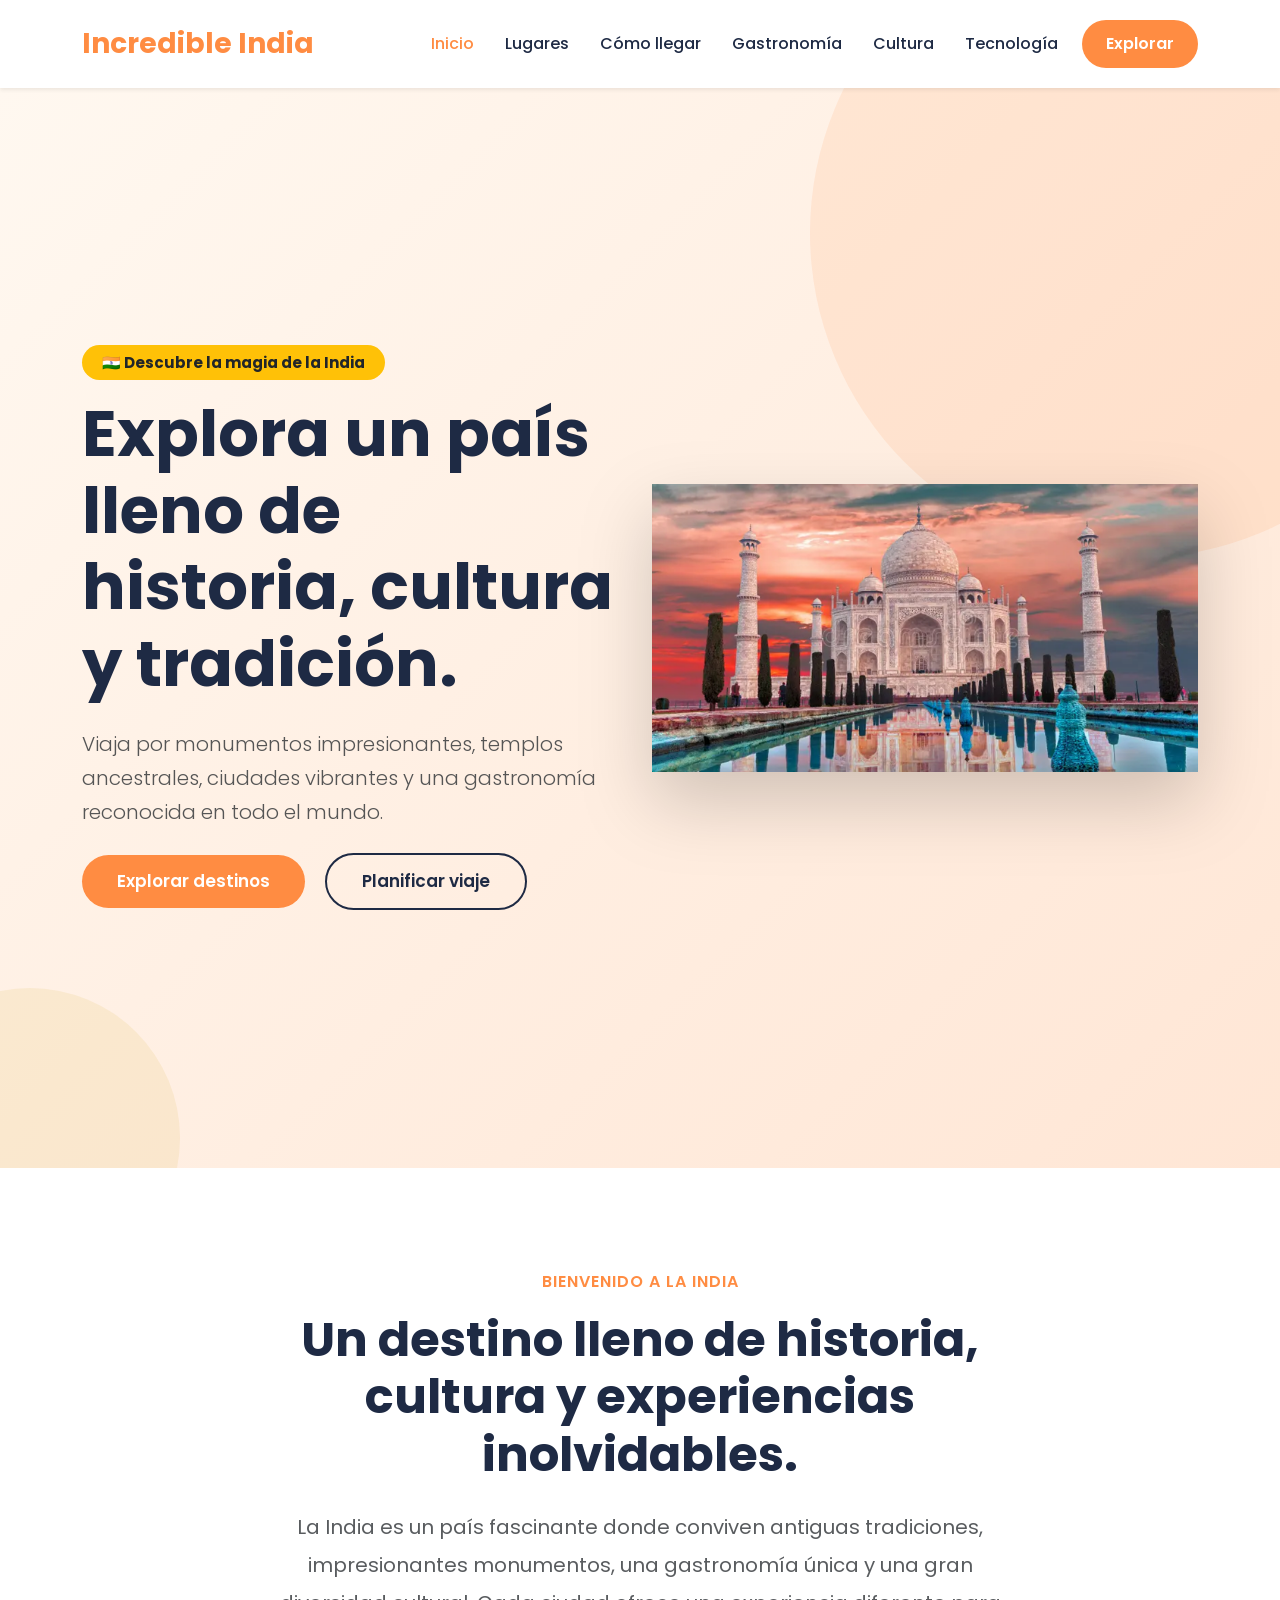
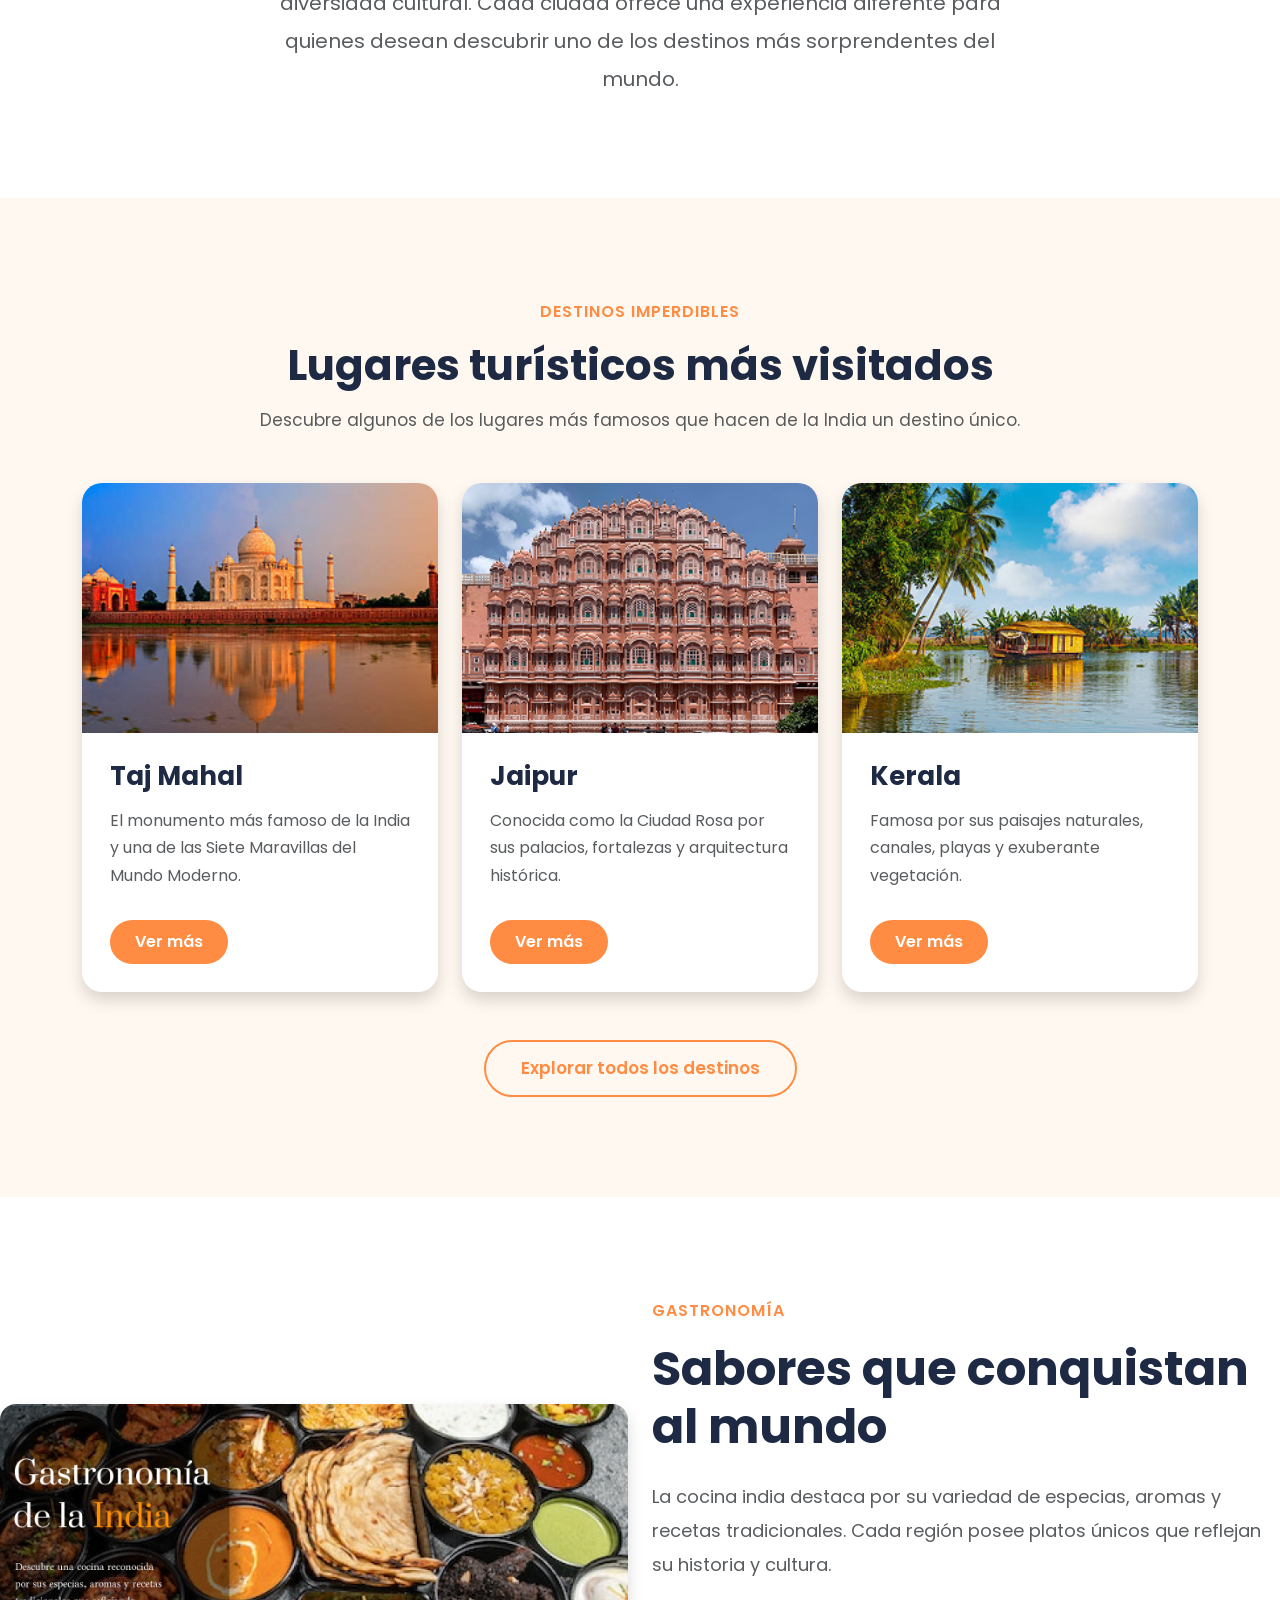
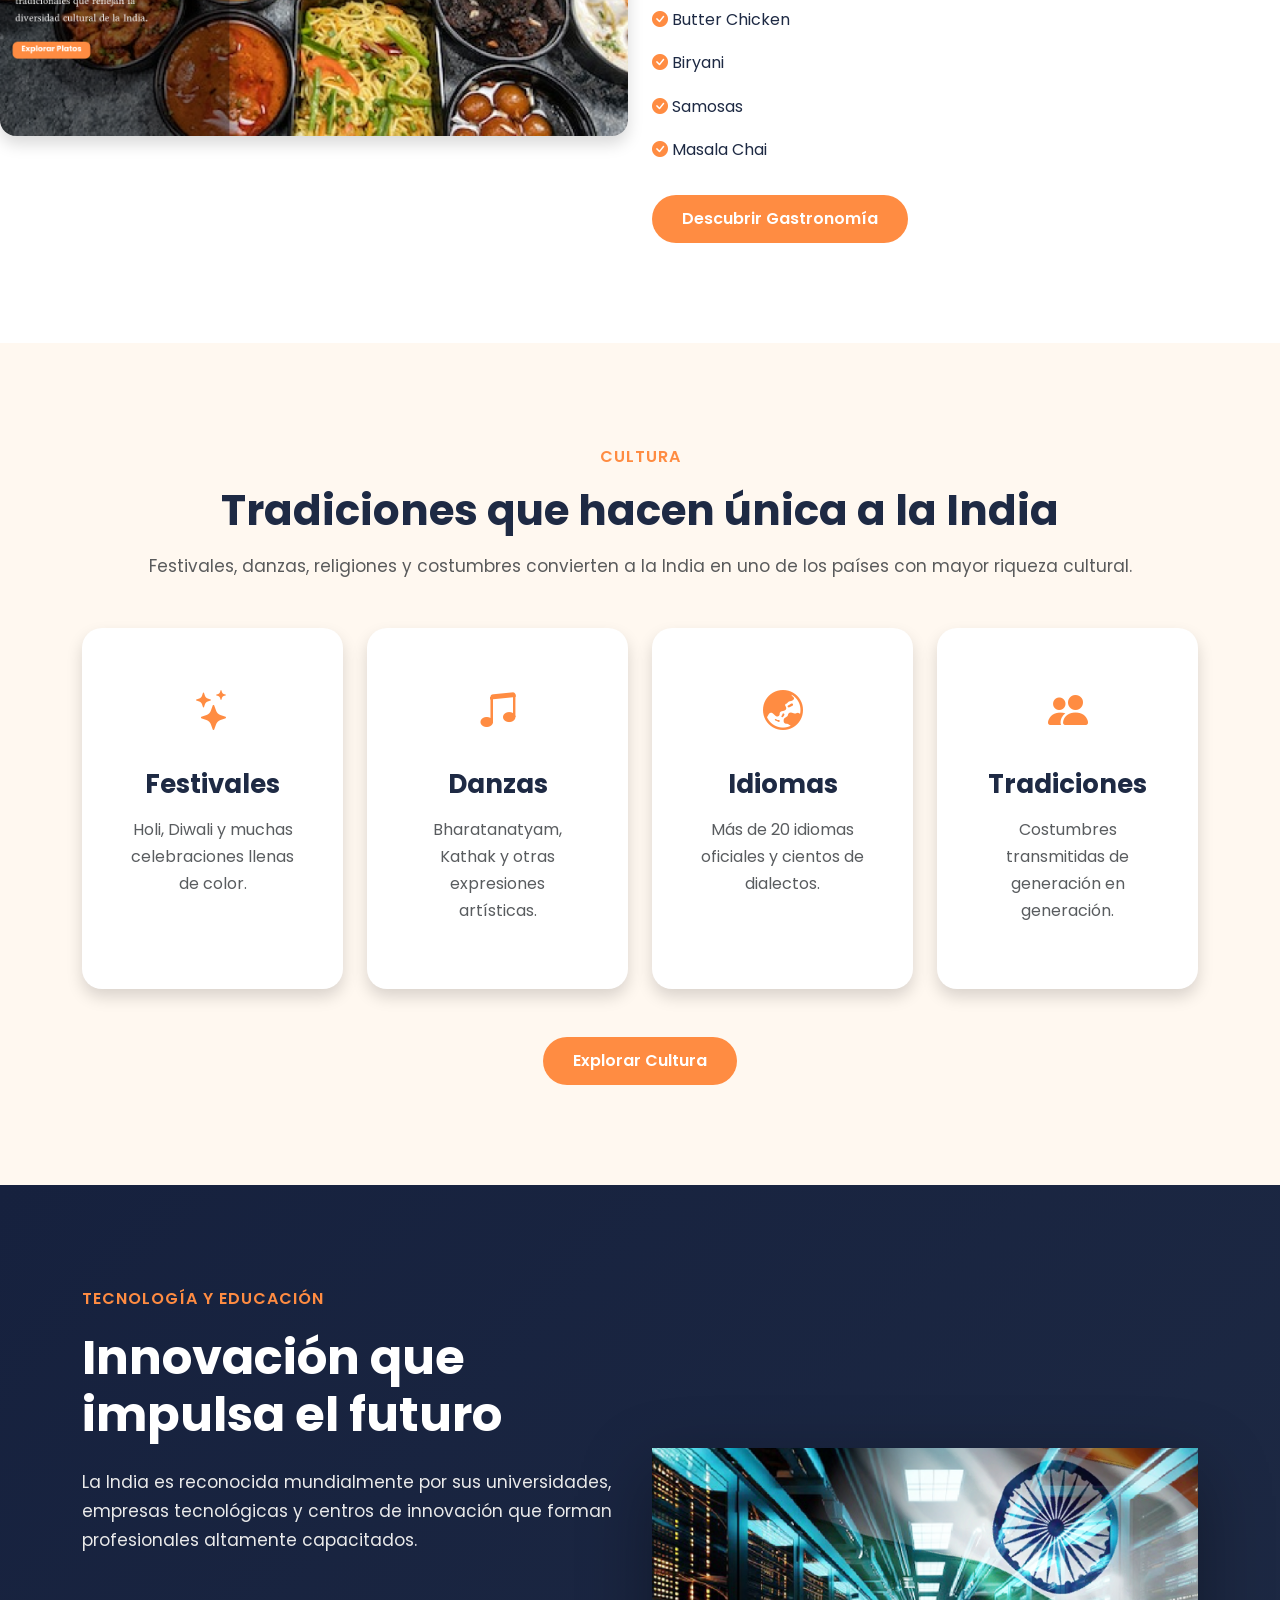
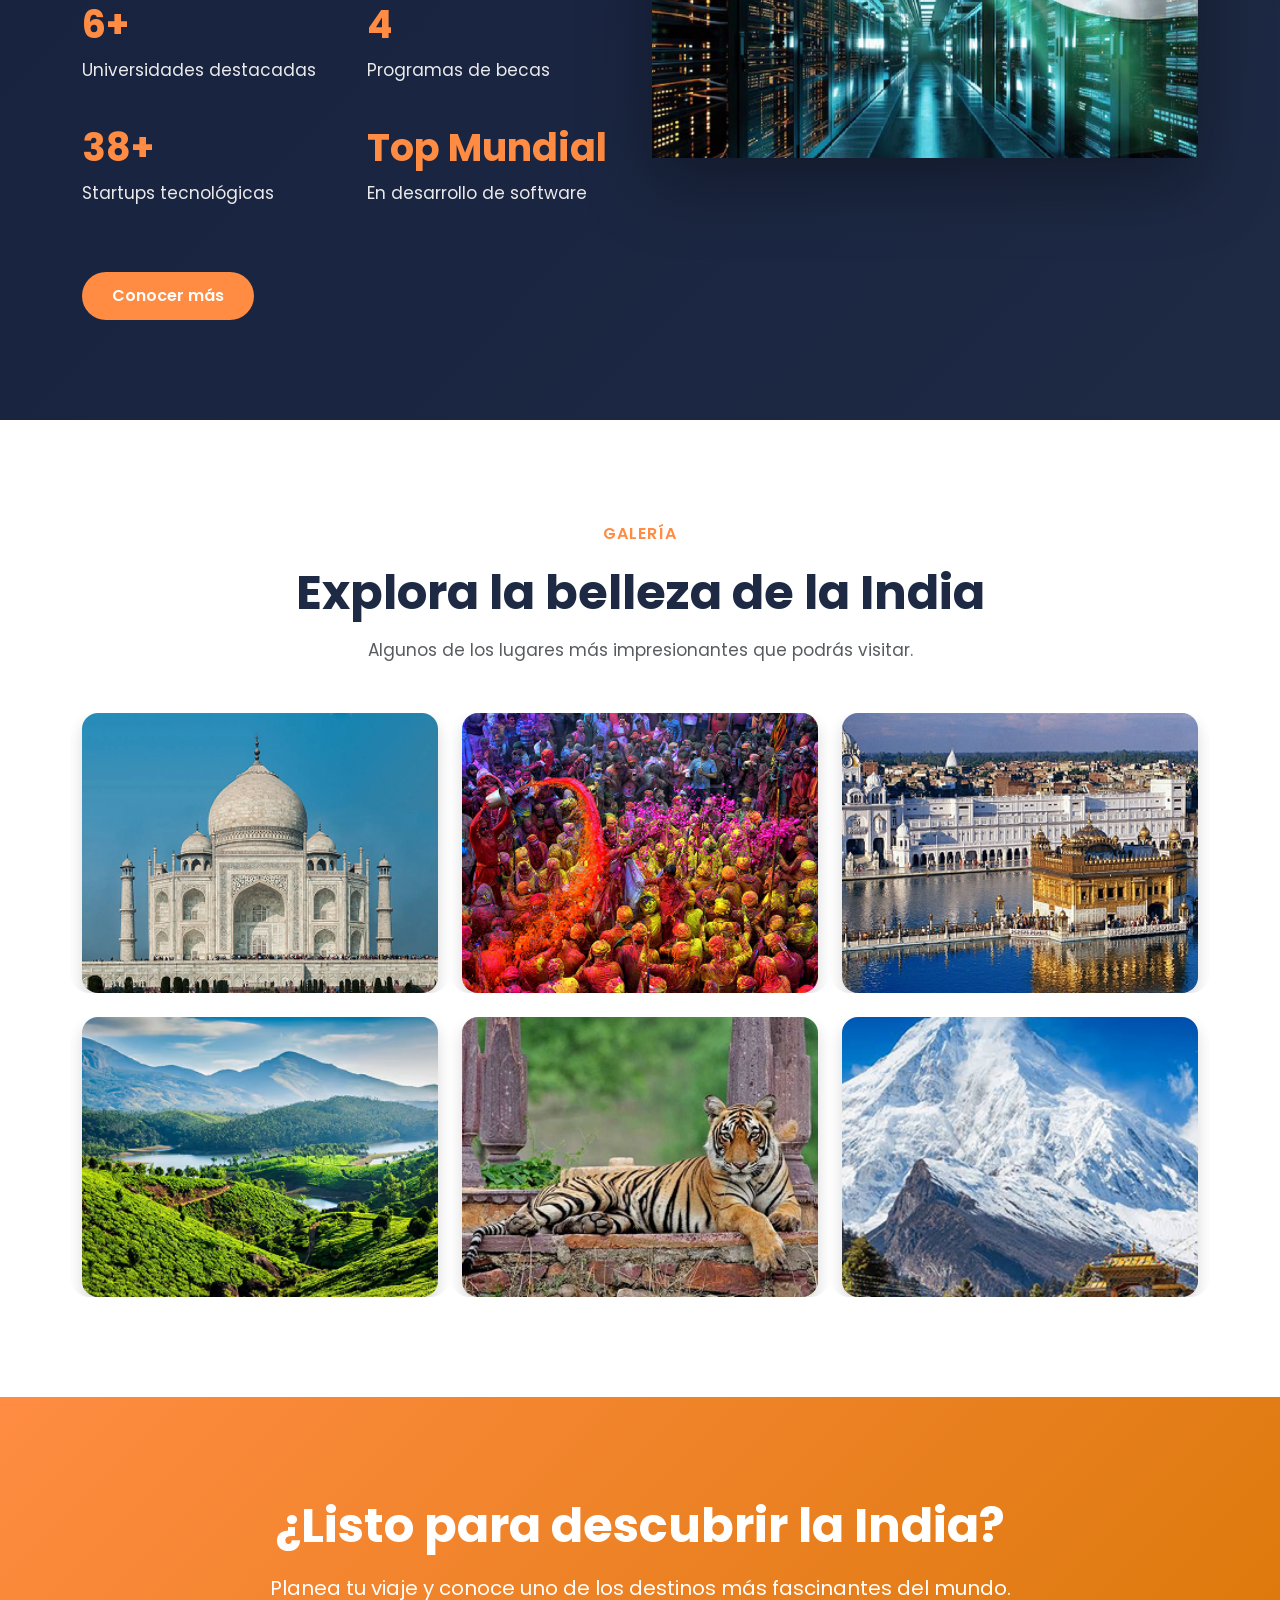
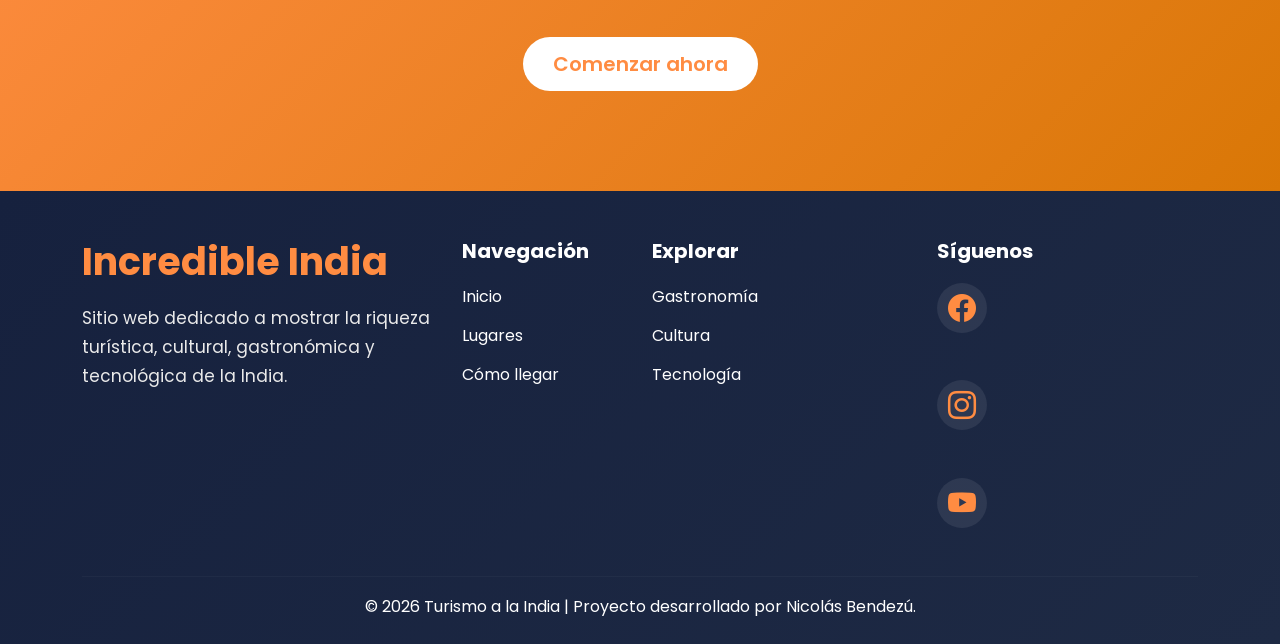
<file: index.html>
<!doctype html>
<html lang="es">
  <head>
    <meta charset="UTF-8" />
    <meta name="viewport" content="width=device-width, initial-scale=1.0" />

    <title>Turismo a la India</title>

    <meta
      name="description"
      content="Descubre los lugares turísticos, gastronomía, cultura y tecnología de la India."
    />

    <meta name="author" content="Nicolás Bendezú" />

    <!-- Bootstrap -->
    <link
      href="https://cdn.jsdelivr.net/npm/bootstrap@5.3.7/dist/css/bootstrap.min.css"
      rel="stylesheet"
    />

    <!-- Bootstrap Icons -->
    <link
      rel="stylesheet"
      href="https://cdn.jsdelivr.net/npm/bootstrap-icons@1.13.1/font/bootstrap-icons.min.css"
    />

    <!-- Google Fonts -->
    <link
      href="https://fonts.googleapis.com/css2?family=Poppins:wght@300;400;500;600;700;800&display=swap"
      rel="stylesheet"
    />

    <!-- CSS -->
    <link rel="stylesheet" href="assets/css/style.css" />
    <link rel="stylesheet" href="assets/css/responsive.css">
  </head>

  <body>
    <!--================ NAVBAR =================-->

    <nav
      class="navbar navbar-expand-lg navbar-light bg-white shadow-sm sticky-top"
    >
      <div class="container">
        <a class="navbar-brand fw-bold text-warning fs-3" href="#">
          Incredible India
        </a>

        <button
          class="navbar-toggler"
          type="button"
          data-bs-toggle="collapse"
          data-bs-target="#menu"
        >
          <span class="navbar-toggler-icon"></span>
        </button>

        <div class="collapse navbar-collapse" id="menu">
          <ul class="navbar-nav ms-auto align-items-lg-center">
            <li class="nav-item">
              <a class="nav-link active" href="index.html"> Inicio </a>
            </li>

            <li class="nav-item">
              <a class="nav-link" href="lugares.html"> Lugares </a>
            </li>

            <li class="nav-item">
              <a class="nav-link" href="como-llegar.html"> Cómo llegar </a>
            </li>

            <li class="nav-item">
              <a class="nav-link" href="gastronomia.html"> Gastronomía </a>
            </li>

            <li class="nav-item">
              <a class="nav-link" href="cultura.html"> Cultura </a>
            </li>

            <li class="nav-item">
              <a class="nav-link" href="tecnologia.html"> Tecnología </a>
            </li>

            <li class="nav-item ms-lg-3">
              <a href="lugares.html" class="btn btn-warning px-4 rounded-pill">
                Explorar
              </a>
            </li>
          </ul>
        </div>
      </div>
    </nav>

    <!--================ HERO =================-->

    <section class="hero">
      <div class="container">
        <div class="row align-items-center min-vh-100">
          <div class="col-lg-6">
            <span class="badge bg-warning text-dark mb-3">
              🇮🇳 Descubre la magia de la India
            </span>

            <h1 class="display-3 fw-bold mb-4">
              Explora un país lleno de historia, cultura y tradición.
            </h1>

            <p class="lead mb-4">
              Viaja por monumentos impresionantes, templos ancestrales, ciudades
              vibrantes y una gastronomía reconocida en todo el mundo.
            </p>

            <a
              href="lugares.html"
              class="btn btn-warning btn-lg rounded-pill me-3"
            >
              Explorar destinos
            </a>

            <a
              href="como-llegar.html"
              class="btn btn-outline-light btn-lg rounded-pill"
            >
              Planificar viaje
            </a>
          </div>

          <div class="col-lg-6 text-center">
            <img
              src="assets/img/fondo Taj Mahal .png"
              class="img-fluid hero-img"
              alt="Taj Mahal"
            />
          </div>
        </div>
      </div>
    </section>
    <!-- ================= BIENVENIDA ================= -->

    <section class="py-5 bg-light">
      <div class="container">
        <div class="row justify-content-center text-center">
          <div class="col-lg-8">
            <span class="text-warning fw-semibold">
              Bienvenido a la India
            </span>

            <h2 class="fw-bold display-5 mt-3 mb-4">
              Un destino lleno de historia, cultura y experiencias inolvidables.
            </h2>

            <p class="text-muted fs-5">
              La India es un país fascinante donde conviven antiguas
              tradiciones, impresionantes monumentos, una gastronomía única y
              una gran diversidad cultural. Cada ciudad ofrece una experiencia
              diferente para quienes desean descubrir uno de los destinos más
              sorprendentes del mundo.
            </p>
          </div>
        </div>
      </div>
    </section>

    <!-- ================= LUGARES DESTACADOS ================= -->

    <section class="py-5">
      <div class="container">
        <div class="text-center mb-5">
          <span class="text-warning fw-semibold"> Destinos Imperdibles </span>

          <h2 class="fw-bold mt-3">Lugares turísticos más visitados</h2>

          <p class="text-muted">
            Descubre algunos de los lugares más famosos que hacen de la India un
            destino único.
          </p>
        </div>

        <div class="row g-4">
          <!-- Taj Mahal -->

          <div class="col-lg-4 col-md-6">
            <div class="card shadow border-0 h-100">
              <img
                src="assets/img/Taj Mahal .png"
                class="card-img-top"
                alt="Taj Mahal"
              />

              <div class="card-body">
                <h4 class="fw-bold">Taj Mahal</h4>

                <p class="text-muted">
                  El monumento más famoso de la India y una de las Siete
                  Maravillas del Mundo Moderno.
                </p>

                <a href="lugares.html" class="btn btn-warning rounded-pill">
                  Ver más
                </a>
              </div>
            </div>
          </div>

          <!-- Jaipur -->

          <div class="col-lg-4 col-md-6">
            <div class="card shadow border-0 h-100">
              <img
                src="assets/img/Jaipur.png"
                class="card-img-top"
                alt="Jaipur"
              />

              <div class="card-body">
                <h4 class="fw-bold">Jaipur</h4>

                <p class="text-muted">
                  Conocida como la Ciudad Rosa por sus palacios, fortalezas y
                  arquitectura histórica.
                </p>

                <a href="lugares.html" class="btn btn-warning rounded-pill">
                  Ver más
                </a>
              </div>
            </div>
          </div>

          <!-- Kerala -->

          <div class="col-lg-4 col-md-6 mx-auto">
            <div class="card shadow border-0 h-100">
              <img
                src="assets/img/Kerala .png"
                class="card-img-top"
                alt="Kerala"
              />

              <div class="card-body">
                <h4 class="fw-bold">Kerala</h4>

                <p class="text-muted">
                  Famosa por sus paisajes naturales, canales, playas y
                  exuberante vegetación.
                </p>

                <a href="lugares.html" class="btn btn-warning rounded-pill">
                  Ver más
                </a>
              </div>
            </div>
          </div>
        </div>

        <div class="text-center mt-5">
          <a
            href="lugares.html"
            class="btn btn-outline-warning btn-lg rounded-pill"
          >
            Explorar todos los destinos
          </a>
        </div>
      </div>
    </section>
<!-- ================= GASTRONOMÍA ================= -->

<section class="py-5 bg-light gastronomia>

    <div class="container">

        <div class="row align-items-center">

            <div class="col-lg-6">

                <img src="assets/img/fondo gastronomía.png"
                     class="img-fluid rounded-4 shadow"
                     alt="Gastronomía India">

            </div>

            <div class="col-lg-6">

                <span class="text-warning fw-semibold">
                    Gastronomía
                </span>

                <h2 class="fw-bold display-6 mt-3">

                    Sabores que conquistan al mundo

                </h2>

                <p class="text-muted mt-4">

                    La cocina india destaca por su variedad de especias,
                    aromas y recetas tradicionales. Cada región posee platos
                    únicos que reflejan su historia y cultura.

                </p>

                <ul class="list-unstyled mt-4">

                    <li class="mb-3">
                        <i class="bi bi-check-circle-fill text-warning"></i>
                        Butter Chicken
                    </li>

                    <li class="mb-3">
                        <i class="bi bi-check-circle-fill text-warning"></i>
                        Biryani
                    </li>

                    <li class="mb-3">
                        <i class="bi bi-check-circle-fill text-warning"></i>
                        Samosas
                    </li>

                    <li>
                        <i class="bi bi-check-circle-fill text-warning"></i>
                        Masala Chai
                    </li>

                </ul>

                <a href="gastronomia.html"
                   class="btn btn-warning rounded-pill mt-3">

                    Descubrir Gastronomía

                </a>

            </div>

        </div>

    </div>

</section>

<!-- ================= CULTURA ================= -->

<section class="py-5 cultura">

    <div class="container">

        <div class="text-center mb-5">

            <span class="text-warning fw-semibold">

                Cultura

            </span>

            <h2 class="fw-bold mt-3">

                Tradiciones que hacen única a la India

            </h2>

            <p class="text-muted">

                Festivales, danzas, religiones y costumbres convierten
                a la India en uno de los países con mayor riqueza cultural.

            </p>

        </div>

        <div class="row g-4">

            <div class="col-lg-3 col-md-6">

                <div class="card border-0 shadow text-center h-100">

                    <div class="card-body p-4">

                        <i class="bi bi-stars fs-1 text-warning"></i>

                        <h4 class="mt-4 fw-bold">

                            Festivales

                        </h4>

                        <p class="text-muted">

                            Holi, Diwali y muchas celebraciones llenas de color.

                        </p>

                    </div>

                </div>

            </div>

            <div class="col-lg-3 col-md-6">

                <div class="card border-0 shadow text-center h-100">

                    <div class="card-body p-4">

                        <i class="bi bi-music-note-beamed fs-1 text-warning"></i>

                        <h4 class="mt-4 fw-bold">

                            Danzas

                        </h4>

                        <p class="text-muted">

                            Bharatanatyam, Kathak y otras expresiones artísticas.

                        </p>

                    </div>

                </div>

            </div>

            <div class="col-lg-3 col-md-6">

                <div class="card border-0 shadow text-center h-100">

                    <div class="card-body p-4">

                        <i class="bi bi-globe-asia-australia fs-1 text-warning"></i>

                        <h4 class="mt-4 fw-bold">

                            Idiomas

                        </h4>

                        <p class="text-muted">

                            Más de 20 idiomas oficiales y cientos de dialectos.

                        </p>

                    </div>

                </div>

            </div>

            <div class="col-lg-3 col-md-6">

                <div class="card border-0 shadow text-center h-100">

                    <div class="card-body p-4">

                        <i class="bi bi-people-fill fs-1 text-warning"></i>

                        <h4 class="mt-4 fw-bold">

                            Tradiciones

                        </h4>

                        <p class="text-muted">

                            Costumbres transmitidas de generación en generación.

                        </p>

                    </div>

                </div>

            </div>

        </div>

        <div class="text-center mt-5">

            <a href="cultura.html"
               class="btn btn-warning rounded-pill">

                Explorar Cultura

            </a>

        </div>

    </div>

</section>

<!-- ================= TECNOLOGÍA ================= -->

<section class="py-5 bg-dark text-white tecnologia">

    <div class="container">

        <div class="row align-items-center">

            <div class="col-lg-6">

                <span class="text-warning fw-semibold">

                    Tecnología y Educación

                </span>

                <h2 class="display-5 fw-bold mt-3">

                    Innovación que impulsa el futuro

                </h2>

                <p class="mt-4">

                    La India es reconocida mundialmente por sus universidades,
                    empresas tecnológicas y centros de innovación que forman
                    profesionales altamente capacitados.

                </p>

                <div class="row mt-5">

                    <div class="col-6 mb-4">

                        <h3 class="fw-bold text-warning">

                            6+

                        </h3>

                        <p>

                            Universidades destacadas

                        </p>

                    </div>

                    <div class="col-6 mb-4">

                        <h3 class="fw-bold text-warning">

                            4

                        </h3>

                        <p>

                            Programas de becas

                        </p>

                    </div>

                    <div class="col-6">

                        <h3 class="fw-bold text-warning">

                            1000+

                        </h3>

                        <p>

                            Startups tecnológicas

                        </p>

                    </div>

                    <div class="col-6">

                        <h3 class="fw-bold text-warning">

                            Top Mundial

                        </h3>

                        <p>

                            En desarrollo de software

                        </p>

                    </div>

                </div>

                <a href="tecnologia.html"
                   class="btn btn-warning rounded-pill mt-4">

                    Conocer más

                </a>

            </div>

            <div class="col-lg-6 text-center">

                <img src="assets/img/fondo tecnología.png"
                     class="img-fluid"
                     alt="Tecnología India">

            </div>

        </div>

    </div>

</section>
<!--================ GALERÍA =================-->

<section class="py-5 galeria">

    <div class="container">

        <div class="text-center mb-5">

            <span class="text-warning fw-semibold">
                Galería
            </span>

            <h2 class="fw-bold display-5 mt-3">

                Explora la belleza de la India

            </h2>

            <p class="text-muted">

                Algunos de los lugares más impresionantes que podrás visitar.

            </p>

        </div>

        <div class="row g-4">

            <div class="col-lg-4 col-md-6">

                <img src="assets/img/galeria 1.png"
                    class="img-fluid rounded-4 shadow"
                    alt="India">

            </div>

            <div class="col-lg-4 col-md-6">

                <img src="assets/img/galeria 2.png"
                    class="img-fluid rounded-4 shadow"
                    alt="India">

            </div>

            <div class="col-lg-4 col-md-6">

                <img src="assets/img/galeria 3.png"
                    class="img-fluid rounded-4 shadow"
                    alt="India">

            </div>

            <div class="col-lg-4 col-md-6">

                <img src="assets/img/galeria 4.png"
                    class="img-fluid rounded-4 shadow"
                    alt="India">

            </div>

            <div class="col-lg-4 col-md-6">

                <img src="assets/img/galeria 5.png"
                    class="img-fluid rounded-4 shadow"
                    alt="India">

            </div>

            <div class="col-lg-4 col-md-6">

                <img src="assets/img/galeria 6.png"
                    class="img-fluid rounded-4 shadow"
                    alt="India">

            </div>

        </div>

    </div>

</section>

<!--================ CTA =================-->

<section class="py-5 cta">

    <div class="container text-center">

        <h2 class="display-5 fw-bold">

            ¿Listo para descubrir la India?

        </h2>

        <p class="fs-5 mt-3">

            Planea tu viaje y conoce uno de los destinos más fascinantes del mundo.

        </p>

        <a href="lugares.html"
            class="btn btn-dark btn-lg rounded-pill mt-3">

            Comenzar ahora

        </a>

    </div>

</section>

<!--================ FOOTER =================-->

<footer class="bg-dark text-white pt-5 pb-4">

    <div class="container">

        <div class="row">

            <div class="col-lg-4">

                <h3 class="fw-bold text-warning">

                    Incredible India

                </h3>

                <p class="mt-3">

                    Sitio web dedicado a mostrar la riqueza turística,
                    cultural, gastronómica y tecnológica de la India.

                </p>

            </div>

            <div class="col-lg-2">

                <h5>

                    Navegación

                </h5>

                <ul class="list-unstyled">

                    <li><a href="index.html" class="text-white text-decoration-none">Inicio</a></li>

                    <li><a href="lugares.html" class="text-white text-decoration-none">Lugares</a></li>

                    <li><a href="como-llegar.html" class="text-white text-decoration-none">Cómo llegar</a></li>

                </ul>

            </div>

            <div class="col-lg-3">

                <h5>

                    Explorar

                </h5>

                <ul class="list-unstyled">

                    <li><a href="gastronomia.html" class="text-white text-decoration-none">Gastronomía</a></li>

                    <li><a href="cultura.html" class="text-white text-decoration-none">Cultura</a></li>

                    <li><a href="tecnologia.html" class="text-white text-decoration-none">Tecnología</a></li>

                </ul>

            </div>

            <div class="col-lg-3">

                <h5>

                    Síguenos

                </h5>

                <div class="mt-3">

                    <a href="#" class="text-warning fs-3 me-3">

                        <i class="bi bi-facebook"></i>

                    </a>

                    <a href="#" class="text-warning fs-3 me-3">

                        <i class="bi bi-instagram"></i>

                    </a>

                    <a href="#" class="text-warning fs-3">

                        <i class="bi bi-youtube"></i>

                    </a>

                </div>

            </div>

        </div>

        <hr class="mt-5">

        <div class="text-center">

            © <span id="year"></span> Turismo a la India | Proyecto desarrollado por Nicolás Bendezú.

        </div>

    </div>

</footer>

<!--================ BOTÓN ARRIBA =================-->

<a href="#"
    class="btn btn-warning rounded-circle position-fixed bottom-0 end-0 m-4 shadow"
    id="btnTop">

    <i class="bi bi-arrow-up"></i>

</a>

<!--================ Bootstrap =================-->

<script src="https://cdn.jsdelivr.net/npm/bootstrap@5.3.7/dist/js/bootstrap.bundle.min.js"></script>

<!--================ JS =================-->

<script src="assets/js/script.js"></script>

</body>

</html>
    <!-- Bootstrap -->

    <script src="https://cdn.jsdelivr.net/npm/bootstrap@5.3.7/dist/js/bootstrap.bundle.min.js"></script>

    <!-- JS -->

    <script src="assets/js/script.js"></script>
  </body>
</html>
</file>
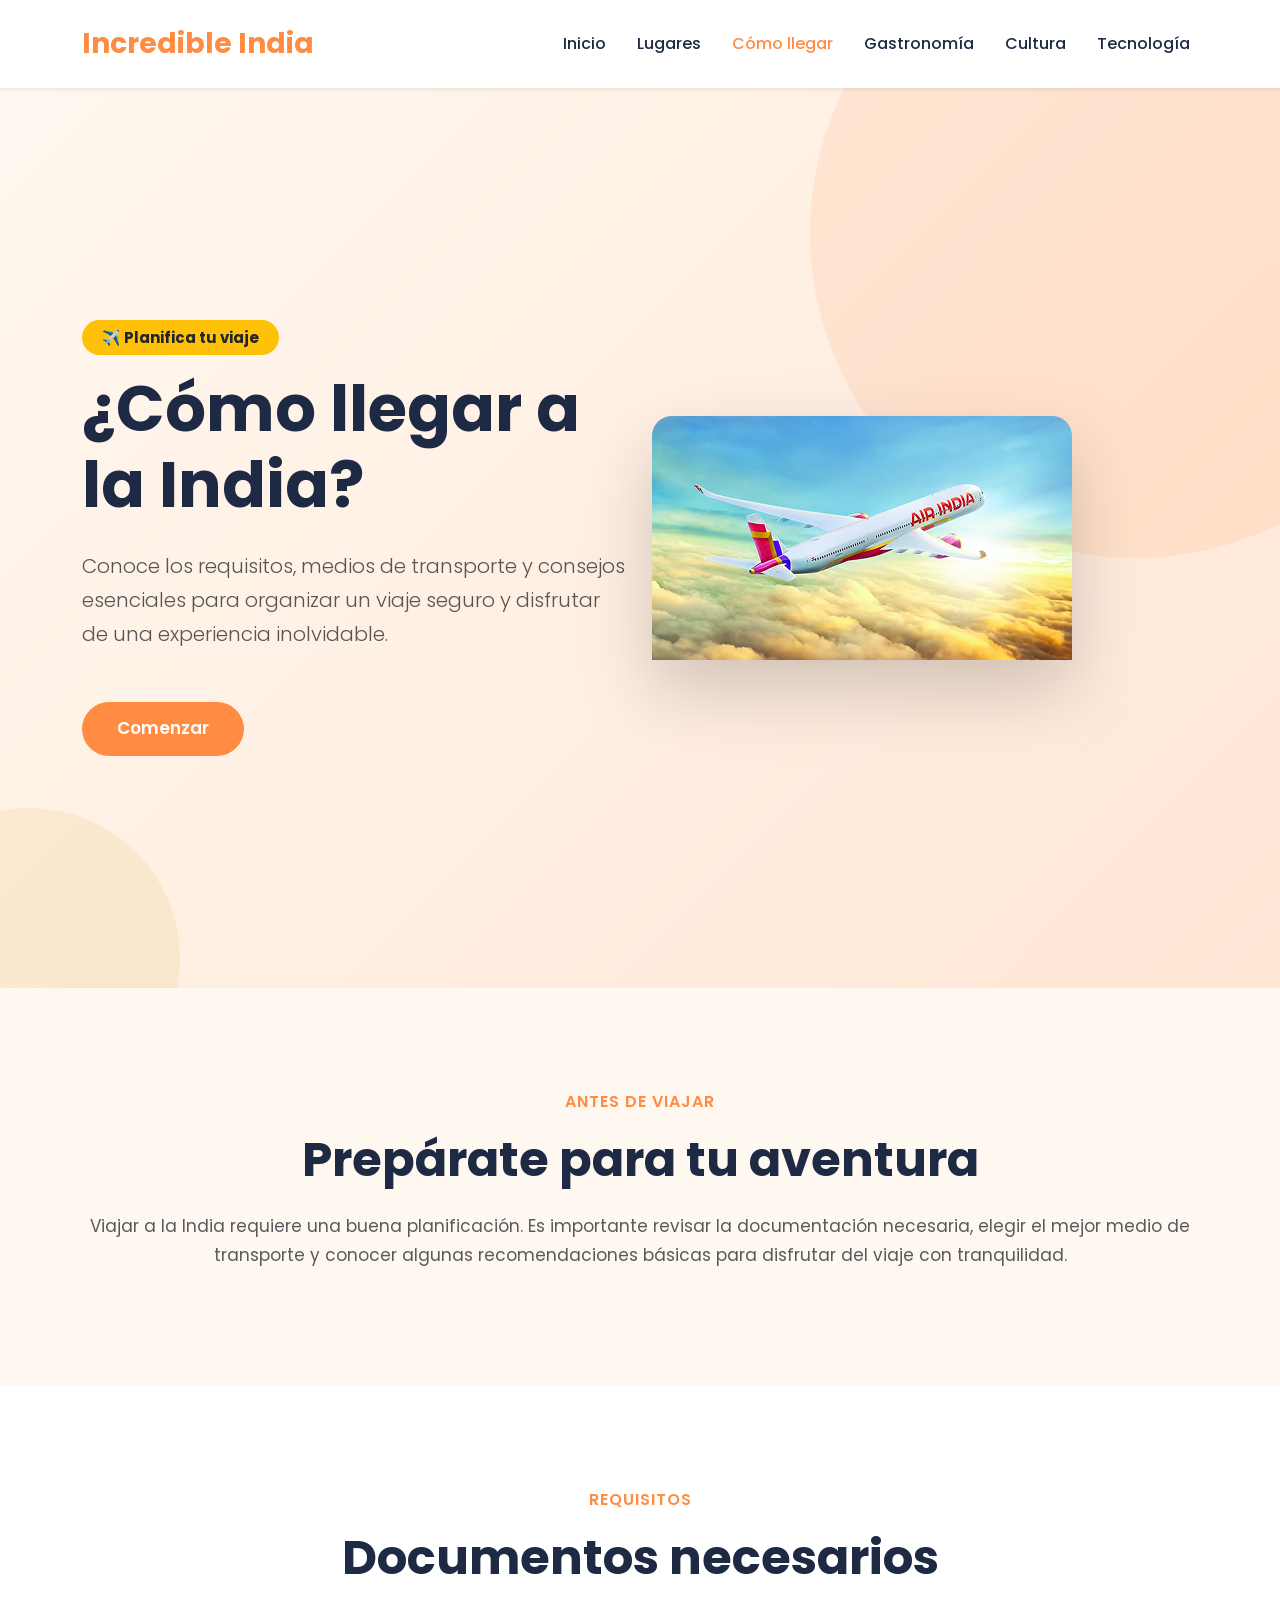
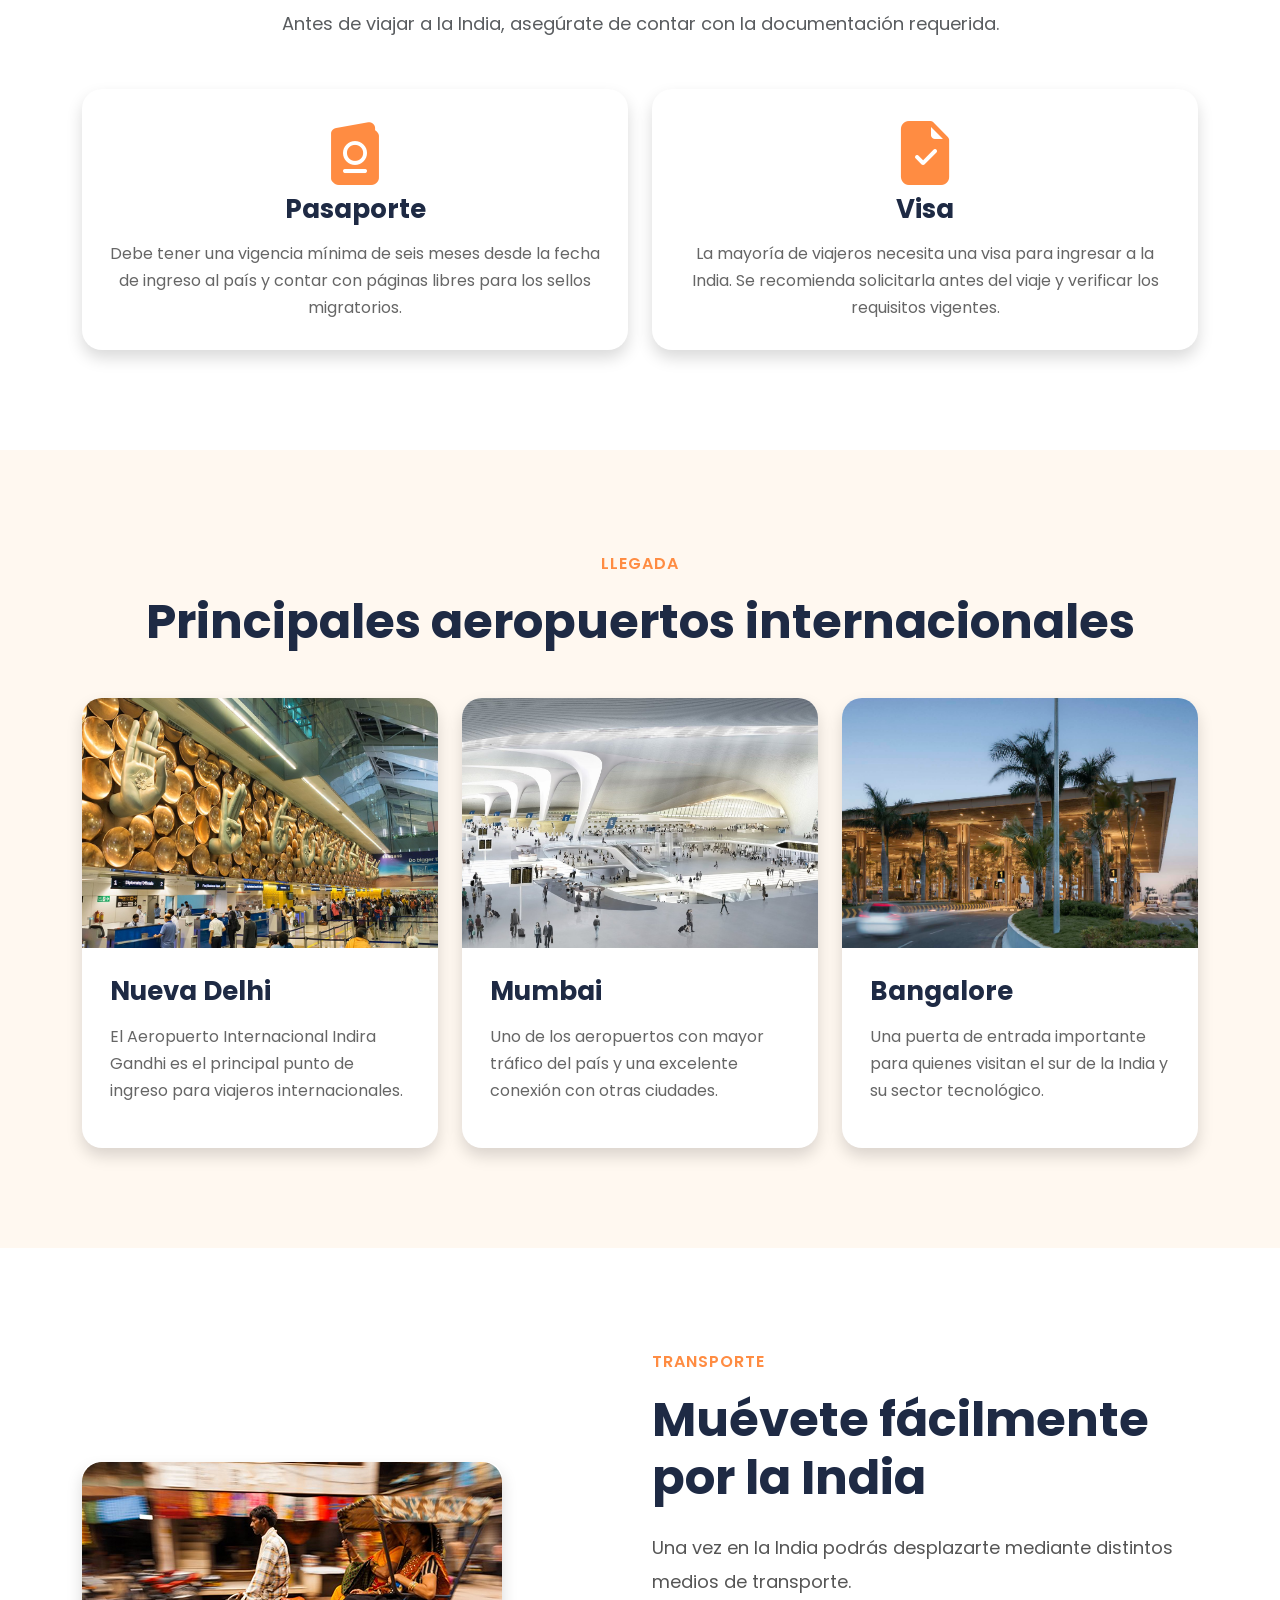
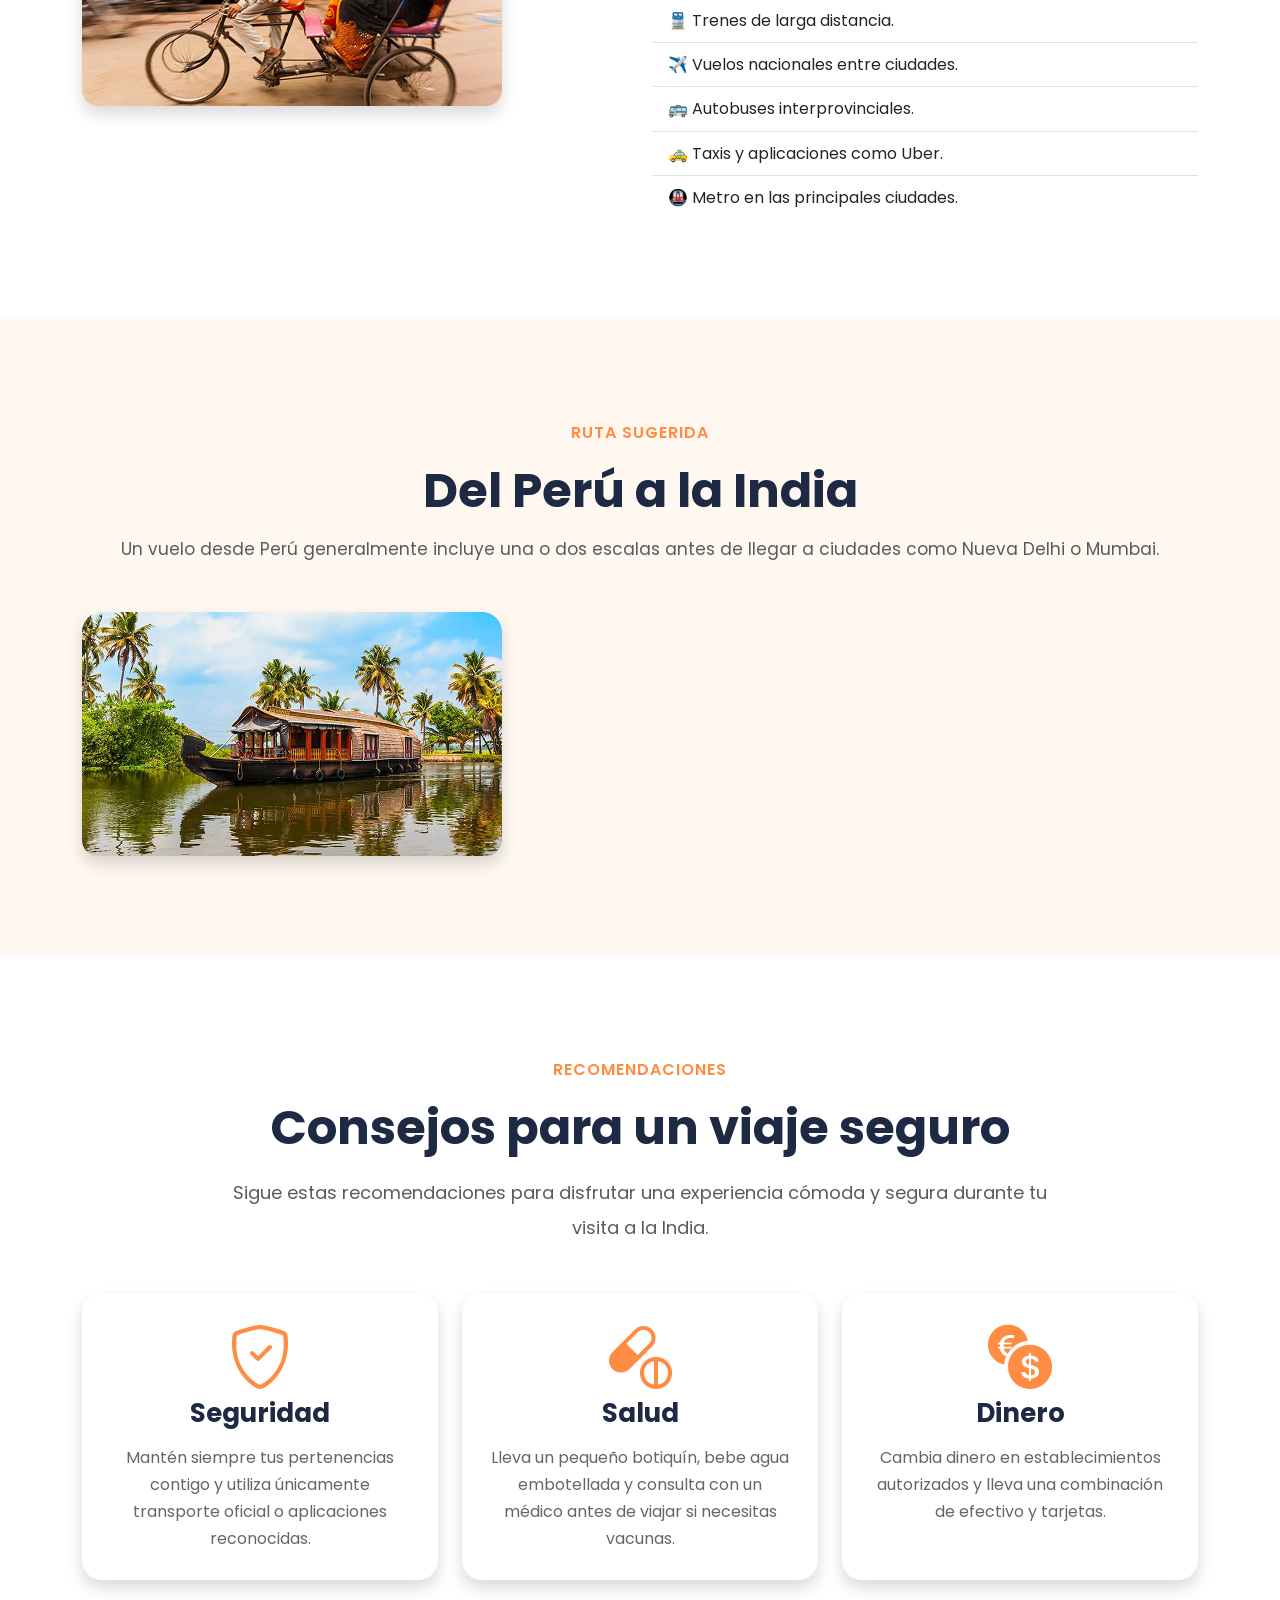
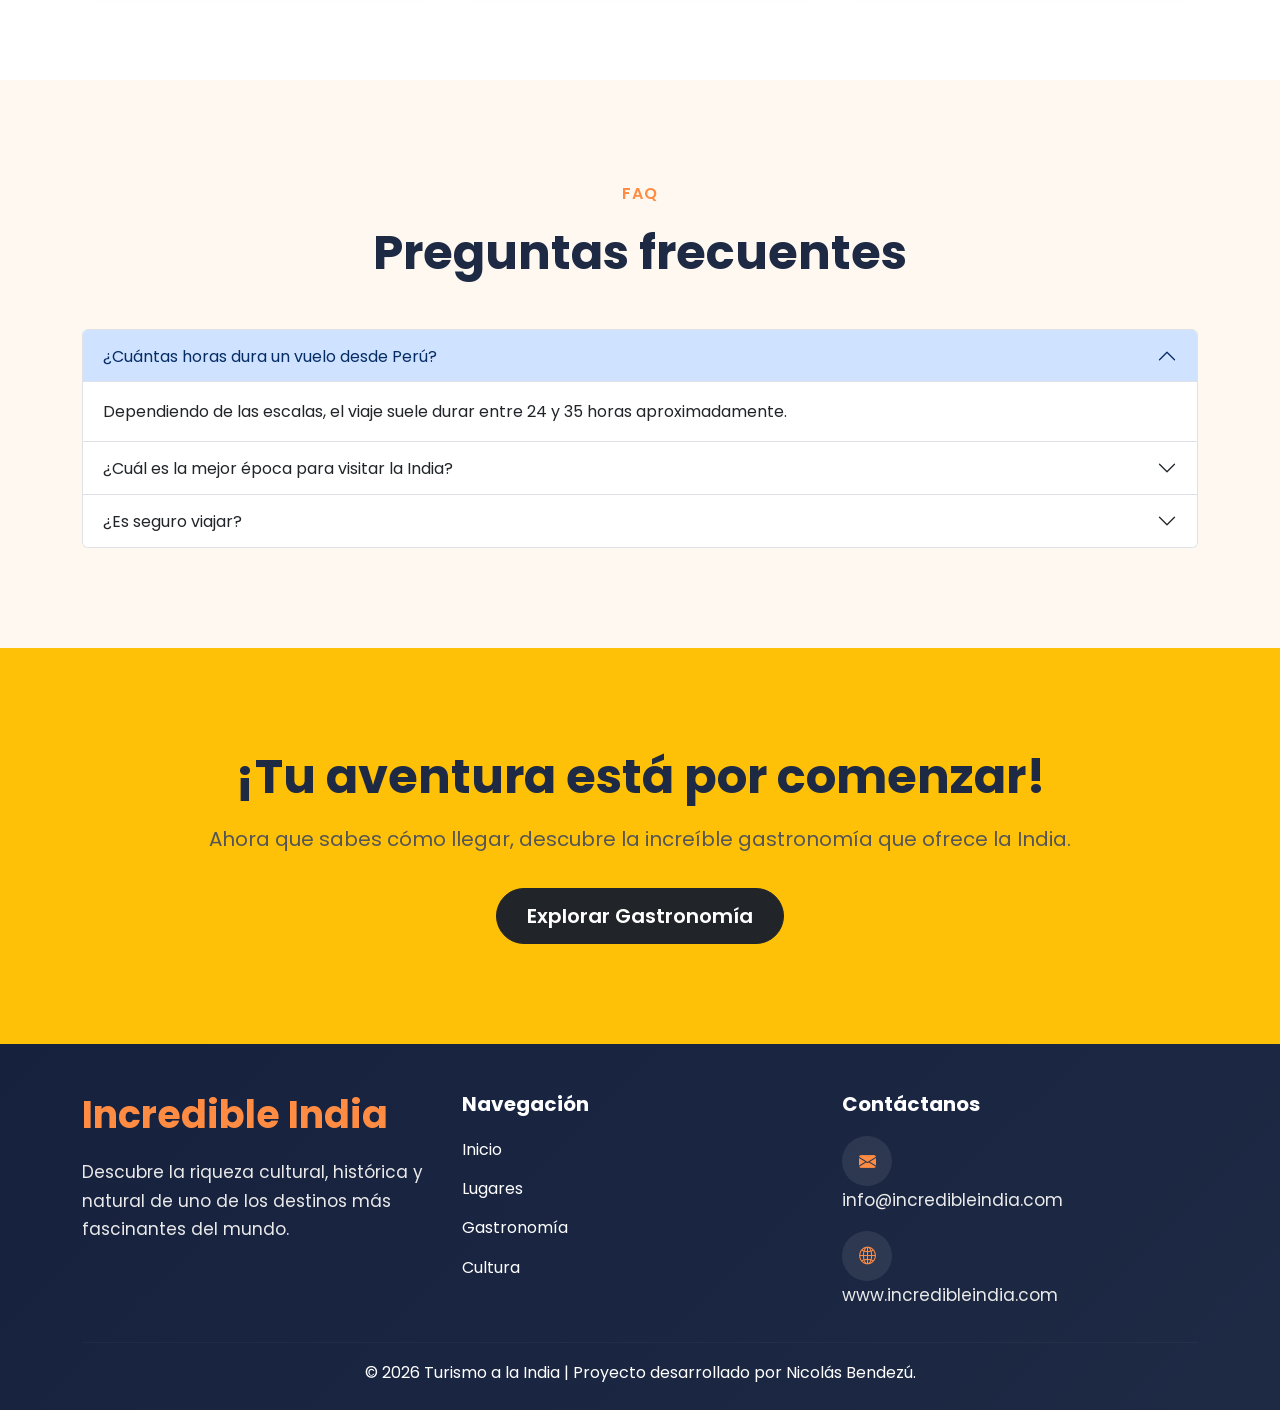
<file: como-llegar.html>
<!doctype html>
<html lang="es">
  <head>
    <meta charset="UTF-8" />

    <meta name="viewport" content="width=device-width, initial-scale=1.0" />

    <title>Cómo llegar | Turismo a la India</title>

    <link
      href="https://cdn.jsdelivr.net/npm/bootstrap@5.3.7/dist/css/bootstrap.min.css"
      rel="stylesheet"
    />

    <link
      rel="stylesheet"
      href="https://cdn.jsdelivr.net/npm/bootstrap-icons@1.13.1/font/bootstrap-icons.min.css"
    />

    <link
      href="https://fonts.googleapis.com/css2?family=Poppins:wght@300;400;500;600;700;800&display=swap"
      rel="stylesheet"
    />

    <link rel="stylesheet" href="assets/css/style.css" />
    <link rel="stylesheet" href="assets/css/responsive.css" />
  </head>

  <body>
    <!--================ NAVBAR =================-->

    <nav
      class="navbar navbar-expand-lg navbar-light bg-white shadow-sm sticky-top"
    >
      <div class="container">
        <a class="navbar-brand fw-bold text-warning fs-3" href="index.html">
          Incredible India
        </a>

        <button
          class="navbar-toggler"
          type="button"
          data-bs-toggle="collapse"
          data-bs-target="#menu"
        >
          <span class="navbar-toggler-icon"></span>
        </button>

        <div class="collapse navbar-collapse" id="menu">
          <ul class="navbar-nav ms-auto">
            <li class="nav-item">
              <a class="nav-link" href="index.html">Inicio</a>
            </li>

            <li class="nav-item">
              <a class="nav-link" href="lugares.html">Lugares</a>
            </li>

            <li class="nav-item">
              <a class="nav-link active" href="como-llegar.html">Cómo llegar</a>
            </li>

            <li class="nav-item">
              <a class="nav-link" href="gastronomia.html">Gastronomía</a>
            </li>

            <li class="nav-item">
              <a class="nav-link" href="cultura.html">Cultura</a>
            </li>

            <li class="nav-item">
              <a class="nav-link" href="tecnologia.html">Tecnología</a>
            </li>
          </ul>
        </div>
      </div>
    </nav>

    <!--================ HERO =================-->

    <section class="hero">
      <div class="container">
        <div class="row align-items-center">
          <div class="col-lg-6">
            <span class="badge bg-warning text-dark mb-3">
              ✈️ Planifica tu viaje
            </span>

            <h1 class="display-3 fw-bold">¿Cómo llegar a la India?</h1>

            <p class="lead mt-4">
              Conoce los requisitos, medios de transporte y consejos esenciales
              para organizar un viaje seguro y disfrutar de una experiencia
              inolvidable.
            </p>

            <a
              href="#documentos"
              class="btn btn-warning btn-lg rounded-pill mt-3"
            >
              Comenzar
            </a>
          </div>

          <div class="col-lg-6 text-center">
            <img
              src="assets/img/avion como llegar.png"
              class="img-fluid hero-img"
              alt="Viaje a la India"
            />
          </div>
        </div>
      </div>
    </section>

    <!--================ INTRODUCCIÓN =================-->

    <section class="py-5">
      <div class="container">
        <div class="text-center">
          <span class="text-warning fw-semibold"> Antes de viajar </span>

          <h2 class="fw-bold display-5 mt-3">Prepárate para tu aventura</h2>

          <p class="text-muted mt-4">
            Viajar a la India requiere una buena planificación. Es importante
            revisar la documentación necesaria, elegir el mejor medio de
            transporte y conocer algunas recomendaciones básicas para disfrutar
            del viaje con tranquilidad.
          </p>
        </div>
      </div>
    </section>
    <!--================ DOCUMENTOS =================-->

    <section id="documentos" class="py-5 bg-light">
      <div class="container">
        <div class="text-center mb-5">
          <span class="text-warning fw-semibold"> Requisitos </span>

          <h2 class="fw-bold display-5 mt-3">Documentos necesarios</h2>

          <p class="text-muted">
            Antes de viajar a la India, asegúrate de contar con la documentación
            requerida.
          </p>
        </div>

        <div class="row g-4">
          <div class="col-lg-6">
            <div class="card border-0 shadow h-100">
              <div class="card-body text-center">
                <i class="bi bi-passport-fill display-3 text-warning mb-3"></i>

                <h4 class="fw-bold">Pasaporte</h4>

                <p>
                  Debe tener una vigencia mínima de seis meses desde la fecha de
                  ingreso al país y contar con páginas libres para los sellos
                  migratorios.
                </p>
              </div>
            </div>
          </div>

          <div class="col-lg-6">
            <div class="card border-0 shadow h-100">
              <div class="card-body text-center">
                <i
                  class="bi bi-file-earmark-check-fill display-3 text-warning mb-3"
                ></i>

                <h4 class="fw-bold">Visa</h4>

                <p>
                  La mayoría de viajeros necesita una visa para ingresar a la
                  India. Se recomienda solicitarla antes del viaje y verificar
                  los requisitos vigentes.
                </p>
              </div>
            </div>
          </div>
        </div>
      </div>
    </section>

    <!--================ AEROPUERTOS =================-->

    <section class="py-5">
      <div class="container">
        <div class="text-center mb-5">
          <span class="text-warning fw-semibold"> Llegada </span>

          <h2 class="fw-bold display-5 mt-3">
            Principales aeropuertos internacionales
          </h2>
        </div>

        <div class="row g-4">
          <div class="col-md-4">
            <div class="card border-0 shadow h-100">
              <img
                src="assets/img/aeropuerto delhi.jpg"
                class="card-img-top"
                alt="Aeropuerto de Delhi"
              />

              <div class="card-body">
                <h4 class="fw-bold">Nueva Delhi</h4>

                <p>
                  El Aeropuerto Internacional Indira Gandhi es el principal
                  punto de ingreso para viajeros internacionales.
                </p>
              </div>
            </div>
          </div>

          <div class="col-md-4">
            <div class="card border-0 shadow h-100">
              <img
                src="assets/img/aeropuerto mumbai.jpg"
                class="card-img-top"
                alt="Aeropuerto de Mumbai"
              />

              <div class="card-body">
                <h4 class="fw-bold">Mumbai</h4>

                <p>
                  Uno de los aeropuertos con mayor tráfico del país y una
                  excelente conexión con otras ciudades.
                </p>
              </div>
            </div>
          </div>

          <div class="col-md-4">
            <div class="card border-0 shadow h-100">
              <img
                src="assets/img/aeropuerto bengaluru.jpg"
                class="card-img-top"
                alt="Aeropuerto de Bangalore"
              />

              <div class="card-body">
                <h4 class="fw-bold">Bangalore</h4>

                <p>
                  Una puerta de entrada importante para quienes visitan el sur
                  de la India y su sector tecnológico.
                </p>
              </div>
            </div>
          </div>
        </div>
      </div>
    </section>

    <!--================ TRANSPORTE =================-->

    <section class="py-5 bg-light">
      <div class="container">
        <div class="row align-items-center">
          <div class="col-lg-6">
            <img
              src="assets/img/transporte interno como llegar.png"
              class="img-fluid rounded-4 shadow"
              alt="Transporte en la India"
            />
          </div>

          <div class="col-lg-6">
            <span class="text-warning fw-semibold"> Transporte </span>

            <h2 class="fw-bold mt-3">Muévete fácilmente por la India</h2>

            <p class="mt-4">
              Una vez en la India podrás desplazarte mediante distintos medios
              de transporte.
            </p>

            <ul class="list-group list-group-flush">
              <li class="list-group-item">🚆 Trenes de larga distancia.</li>

              <li class="list-group-item">
                ✈️ Vuelos nacionales entre ciudades.
              </li>

              <li class="list-group-item">🚌 Autobuses interprovinciales.</li>

              <li class="list-group-item">
                🚕 Taxis y aplicaciones como Uber.
              </li>

              <li class="list-group-item">
                🚇 Metro en las principales ciudades.
              </li>
            </ul>
          </div>
        </div>
      </div>
    </section>

    <!--================ MAPA DE RUTA =================-->

    <section class="py-5">
      <div class="container">
        <div class="text-center mb-5">
          <span class="text-warning fw-semibold"> Ruta sugerida </span>

          <h2 class="fw-bold display-5 mt-3">Del Perú a la India</h2>

          <p class="text-muted">
            Un vuelo desde Perú generalmente incluye una o dos escalas antes de
            llegar a ciudades como Nueva Delhi o Mumbai.
          </p>
        </div>

        <div class="text-center">
          <img
            src="assets/img/barco como llegar.png"
            class="img-fluid rounded-4 shadow"
            alt="Ruta Perú India"
          />
        </div>
      </div>
    </section>
    <!--================ CONSEJOS =================-->

    <section class="py-5 bg-light">
      <div class="container">
        <div class="text-center mb-5">
          <span class="text-warning fw-semibold"> Recomendaciones </span>

          <h2 class="fw-bold display-5 mt-3">Consejos para un viaje seguro</h2>

          <p class="text-muted">
            Sigue estas recomendaciones para disfrutar una experiencia cómoda y
            segura durante tu visita a la India.
          </p>
        </div>

        <div class="row g-4">
          <div class="col-lg-4">
            <div class="card border-0 shadow h-100">
              <div class="card-body text-center">
                <i class="bi bi-shield-check display-3 text-warning mb-3"></i>

                <h4 class="fw-bold">Seguridad</h4>

                <p>
                  Mantén siempre tus pertenencias contigo y utiliza únicamente
                  transporte oficial o aplicaciones reconocidas.
                </p>
              </div>
            </div>
          </div>

          <div class="col-lg-4">
            <div class="card border-0 shadow h-100">
              <div class="card-body text-center">
                <i class="bi bi-capsule-pill display-3 text-warning mb-3"></i>

                <h4 class="fw-bold">Salud</h4>

                <p>
                  Lleva un pequeño botiquín, bebe agua embotellada y consulta
                  con un médico antes de viajar si necesitas vacunas.
                </p>
              </div>
            </div>
          </div>

          <div class="col-lg-4">
            <div class="card border-0 shadow h-100">
              <div class="card-body text-center">
                <i
                  class="bi bi-currency-exchange display-3 text-warning mb-3"
                ></i>

                <h4 class="fw-bold">Dinero</h4>

                <p>
                  Cambia dinero en establecimientos autorizados y lleva una
                  combinación de efectivo y tarjetas.
                </p>
              </div>
            </div>
          </div>
        </div>
      </div>
    </section>

    <!--================ PREGUNTAS FRECUENTES =================-->

    <section class="py-5">
      <div class="container">
        <div class="text-center mb-5">
          <span class="text-warning fw-semibold"> FAQ </span>

          <h2 class="fw-bold display-5 mt-3">Preguntas frecuentes</h2>
        </div>

        <div class="accordion" id="faq">
          <div class="accordion-item">
            <h2 class="accordion-header">
              <button
                class="accordion-button"
                type="button"
                data-bs-toggle="collapse"
                data-bs-target="#faq1"
              >
                ¿Cuántas horas dura un vuelo desde Perú?
              </button>
            </h2>

            <div
              id="faq1"
              class="accordion-collapse collapse show"
              data-bs-parent="#faq"
            >
              <div class="accordion-body">
                Dependiendo de las escalas, el viaje suele durar entre 24 y 35
                horas aproximadamente.
              </div>
            </div>
          </div>

          <div class="accordion-item">
            <h2 class="accordion-header">
              <button
                class="accordion-button collapsed"
                type="button"
                data-bs-toggle="collapse"
                data-bs-target="#faq2"
              >
                ¿Cuál es la mejor época para visitar la India?
              </button>
            </h2>

            <div
              id="faq2"
              class="accordion-collapse collapse"
              data-bs-parent="#faq"
            >
              <div class="accordion-body">
                Entre octubre y marzo, cuando el clima es más fresco y agradable
                para realizar turismo.
              </div>
            </div>
          </div>

          <div class="accordion-item">
            <h2 class="accordion-header">
              <button
                class="accordion-button collapsed"
                type="button"
                data-bs-toggle="collapse"
                data-bs-target="#faq3"
              >
                ¿Es seguro viajar?
              </button>
            </h2>

            <div
              id="faq3"
              class="accordion-collapse collapse"
              data-bs-parent="#faq"
            >
              <div class="accordion-body">
                Sí. Como en cualquier destino turístico, es recomendable tomar
                precauciones básicas y seguir las indicaciones de las
                autoridades locales.
              </div>
            </div>
          </div>
        </div>
      </div>
    </section>

    <!--================ CTA =================-->

    <section class="py-5 bg-warning">
      <div class="container text-center">
        <h2 class="display-5 fw-bold">¡Tu aventura está por comenzar!</h2>

        <p class="fs-5 mt-3">
          Ahora que sabes cómo llegar, descubre la increíble gastronomía que
          ofrece la India.
        </p>

        <a
          href="gastronomia.html"
          class="btn btn-dark btn-lg rounded-pill mt-3"
        >
          Explorar Gastronomía
        </a>
      </div>
    </section>

    <!--================ FOOTER =================-->

    <footer class="bg-dark text-white pt-5 pb-4">
      <div class="container">
        <div class="row">
          <div class="col-lg-4">
            <h3 class="text-warning fw-bold">Incredible India</h3>

            <p class="mt-3">
              Descubre la riqueza cultural, histórica y natural de uno de los
              destinos más fascinantes del mundo.
            </p>
          </div>

          <div class="col-lg-4">
            <h5>Navegación</h5>

            <ul class="list-unstyled">
              <li>
                <a href="index.html" class="text-white text-decoration-none"
                  >Inicio</a
                >
              </li>
              <li>
                <a href="lugares.html" class="text-white text-decoration-none"
                  >Lugares</a
                >
              </li>
              <li>
                <a
                  href="gastronomia.html"
                  class="text-white text-decoration-none"
                  >Gastronomía</a
                >
              </li>
              <li>
                <a href="cultura.html" class="text-white text-decoration-none"
                  >Cultura</a
                >
              </li>
            </ul>
          </div>

          <div class="col-lg-4">
            <h5>Contáctanos</h5>

            <p>
              <i class="bi bi-envelope-fill text-warning"></i>

              info@incredibleindia.com
            </p>

            <p>
              <i class="bi bi-globe2 text-warning"></i>

              www.incredibleindia.com
            </p>
          </div>
        </div>

        <hr />

        <div class="text-center">
          © <span id="year"></span> Turismo a la India | Proyecto desarrollado
          por Nicolás Bendezú.
        </div>
      </div>
    </footer>

    <!--================ BOTÓN SUBIR =================-->

    <a
      href="#"
      class="btn btn-warning rounded-circle position-fixed bottom-0 end-0 m-4 shadow"
      id="btnTop"
    >
      <i class="bi bi-arrow-up"></i>
    </a>

    <!--================ Bootstrap =================-->

    <script src="https://cdn.jsdelivr.net/npm/bootstrap@5.3.7/dist/js/bootstrap.bundle.min.js"></script>

    <!--================ JavaScript =================-->

    <script src="assets/js/script.js"></script>
  </body>
</html>
</file>
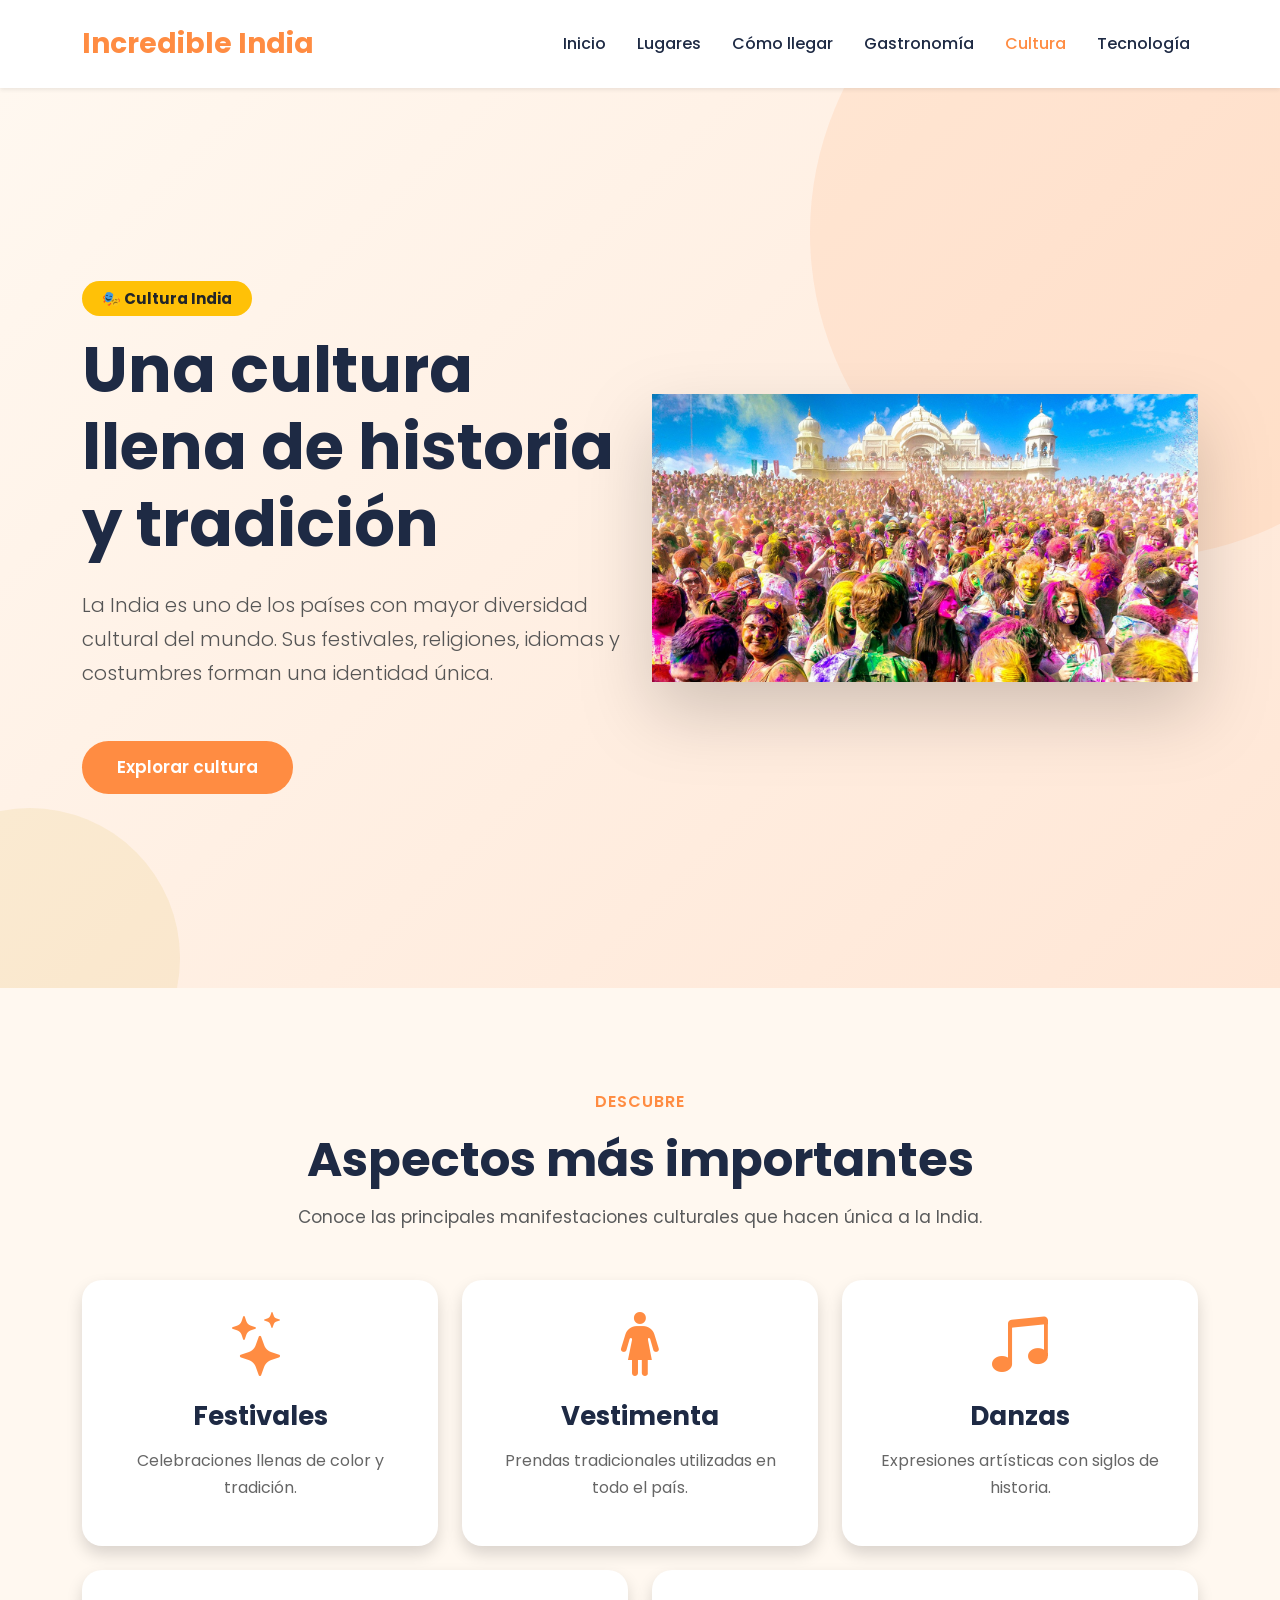
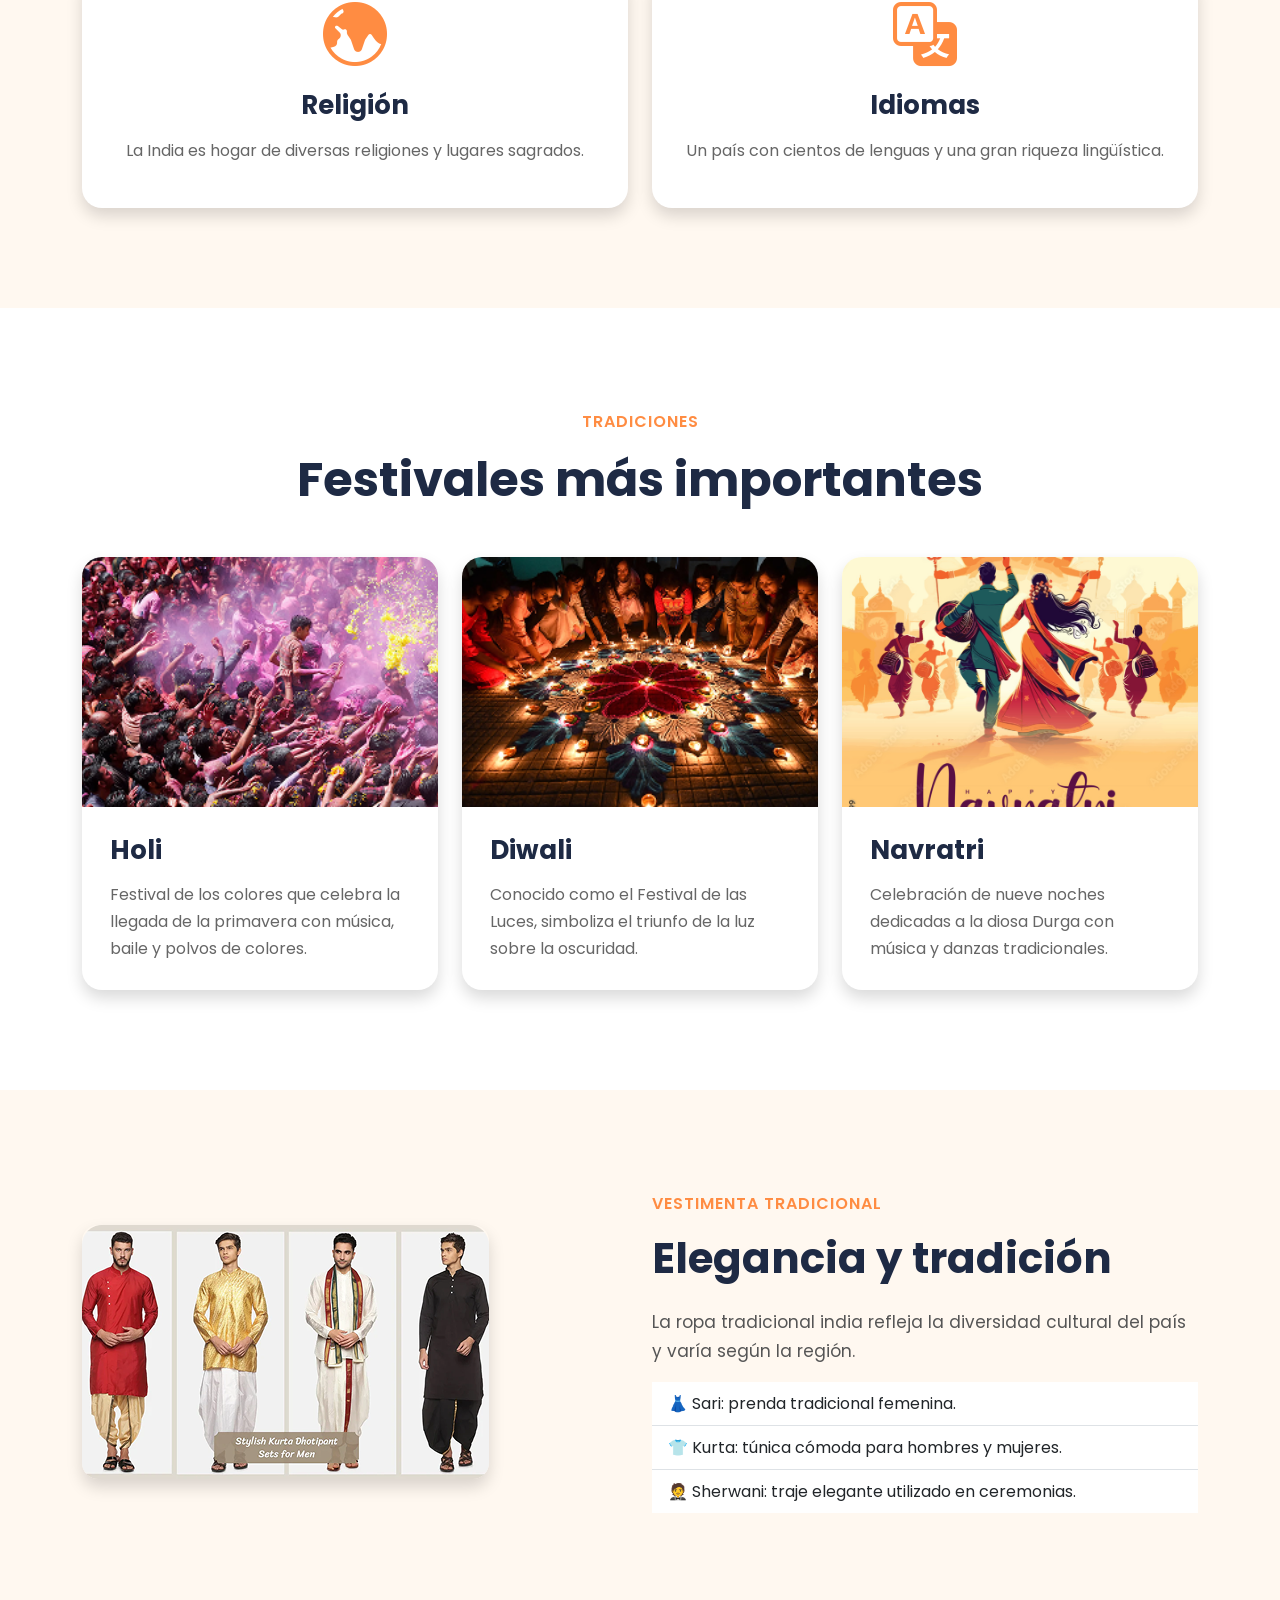
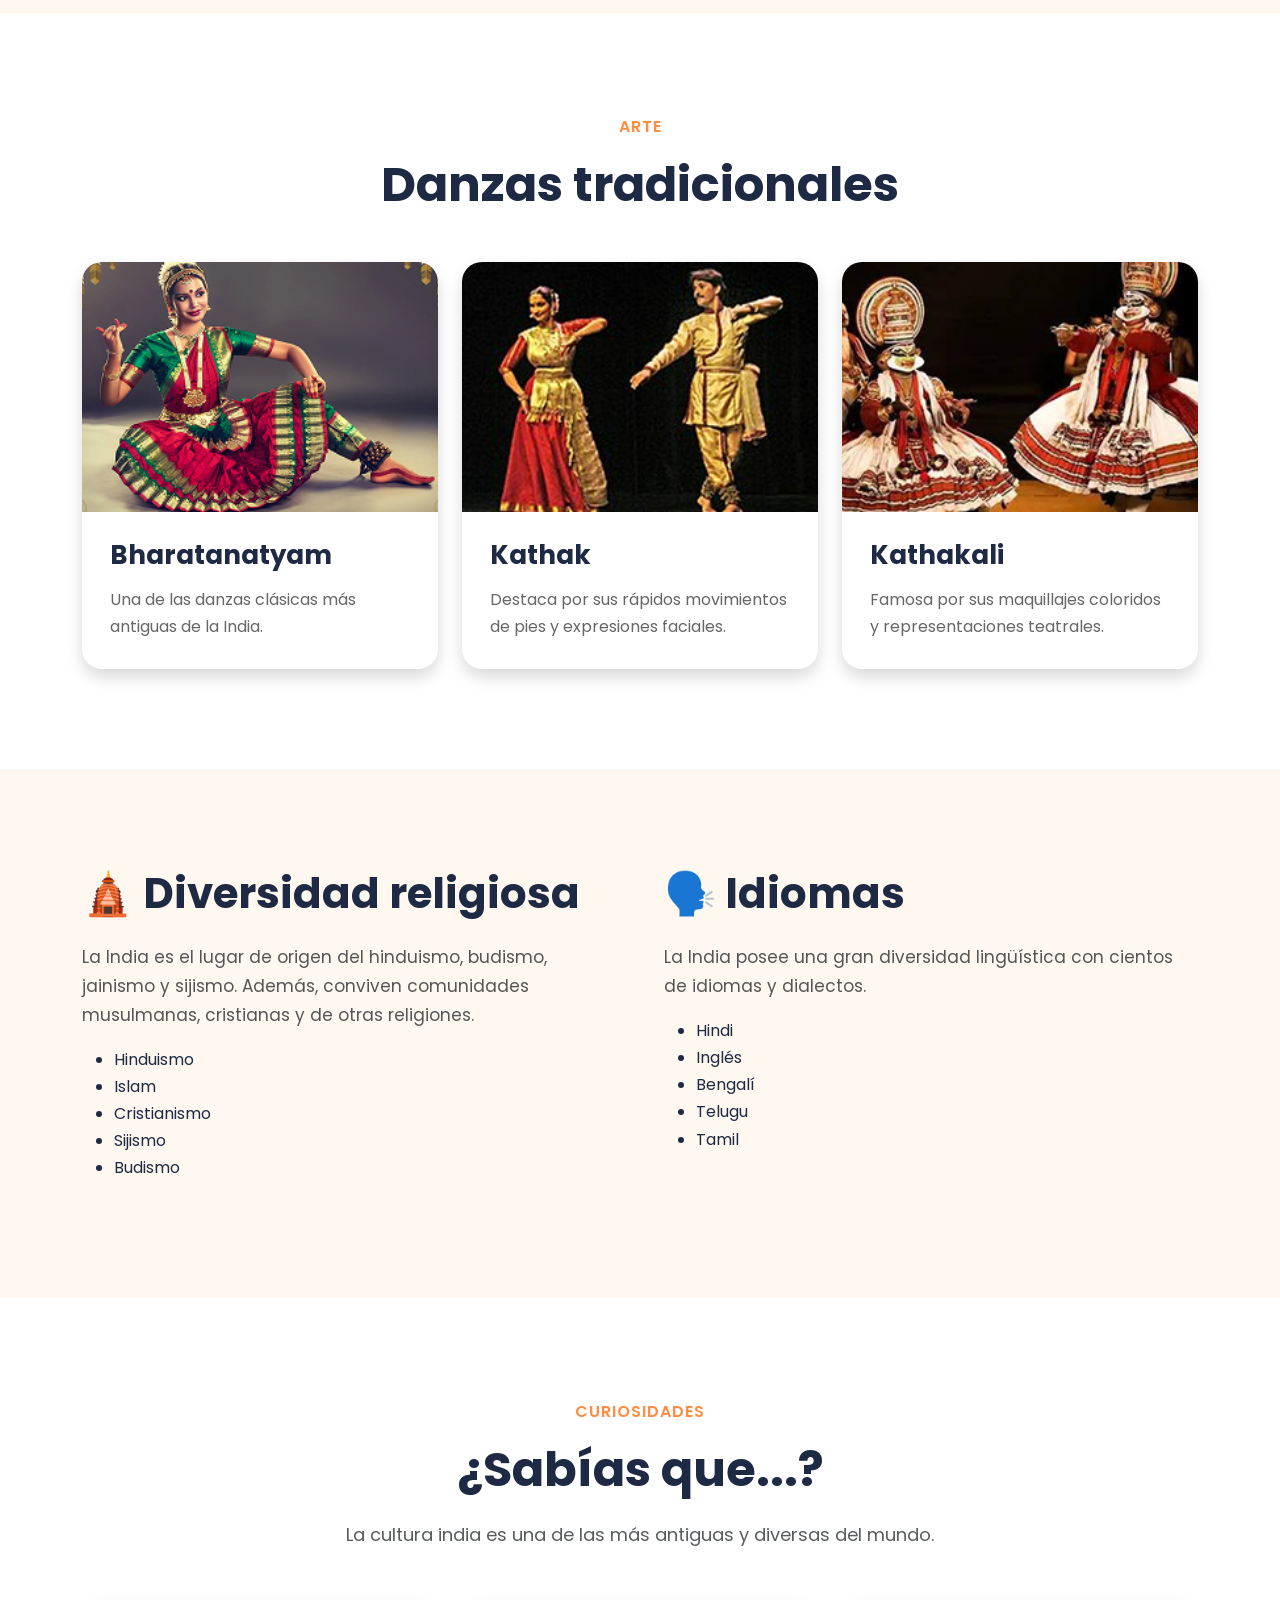
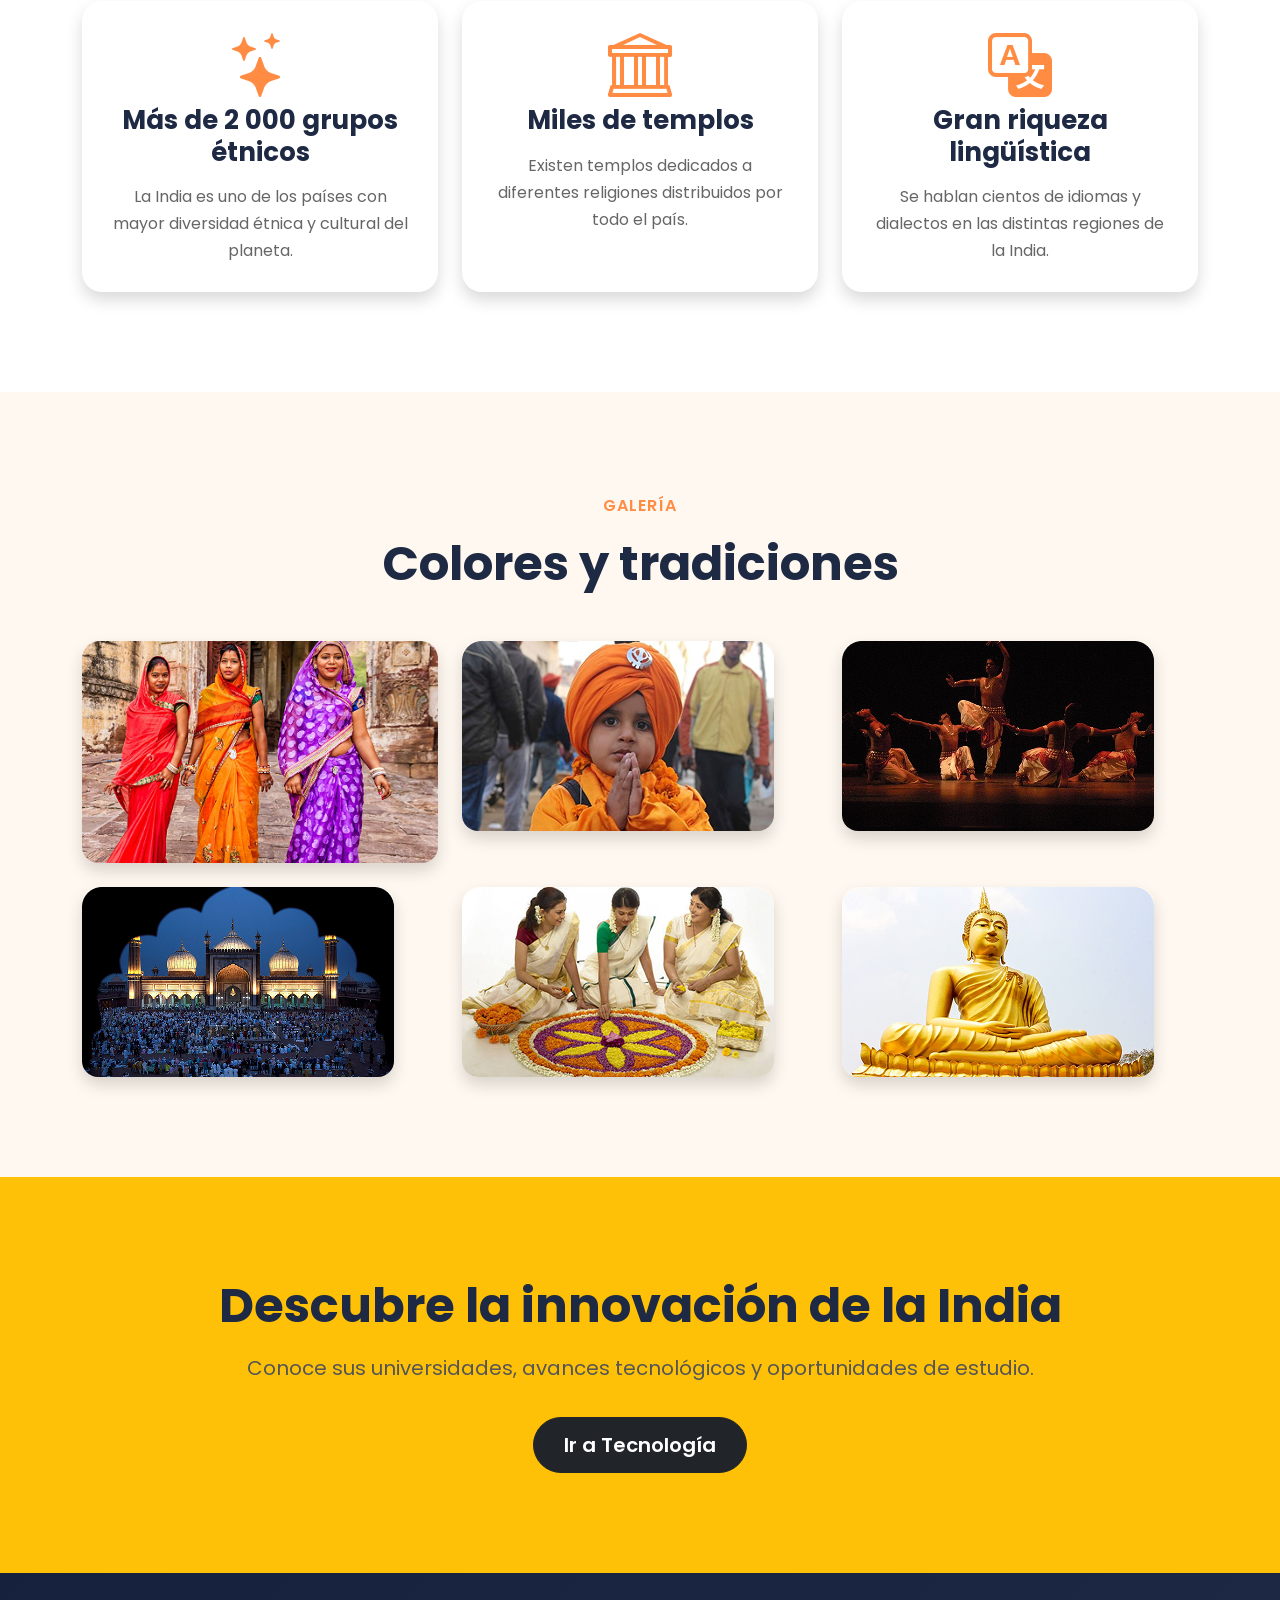
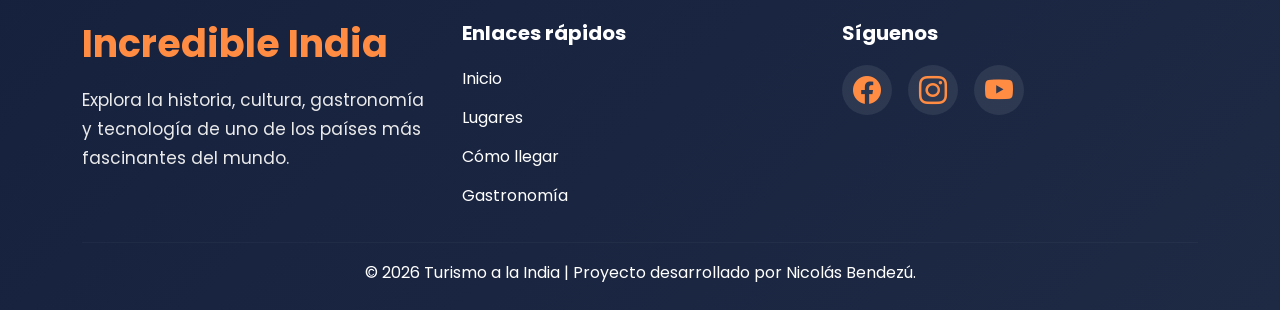
<file: cultura.html>
<!doctype html>
<html lang="es">
  <head>
    <meta charset="UTF-8" />

    <meta name="viewport" content="width=device-width, initial-scale=1.0" />

    <title>Cultura | Turismo a la India</title>

    <link
      href="https://cdn.jsdelivr.net/npm/bootstrap@5.3.7/dist/css/bootstrap.min.css"
      rel="stylesheet"
    />

    <link
      rel="stylesheet"
      href="https://cdn.jsdelivr.net/npm/bootstrap-icons@1.13.1/font/bootstrap-icons.min.css"
    />

    <link
      href="https://fonts.googleapis.com/css2?family=Poppins:wght@300;400;500;600;700;800&display=swap"
      rel="stylesheet"
    />

    <link rel="stylesheet" href="assets/css/style.css" />
    <link rel="stylesheet" href="assets/css/responsive.css" />
  </head>

  <body>
    <!--============== NAVBAR ==============-->

    <nav
      class="navbar navbar-expand-lg navbar-light bg-white shadow-sm sticky-top"
    >
      <div class="container">
        <a class="navbar-brand fw-bold text-warning fs-3" href="index.html">
          Incredible India
        </a>

        <button
          class="navbar-toggler"
          type="button"
          data-bs-toggle="collapse"
          data-bs-target="#menu"
        >
          <span class="navbar-toggler-icon"></span>
        </button>

        <div class="collapse navbar-collapse" id="menu">
          <ul class="navbar-nav ms-auto">
            <li class="nav-item">
              <a class="nav-link" href="index.html">Inicio</a>
            </li>

            <li class="nav-item">
              <a class="nav-link" href="lugares.html">Lugares</a>
            </li>

            <li class="nav-item">
              <a class="nav-link" href="como-llegar.html">Cómo llegar</a>
            </li>

            <li class="nav-item">
              <a class="nav-link" href="gastronomia.html">Gastronomía</a>
            </li>

            <li class="nav-item">
              <a class="nav-link active" href="cultura.html">Cultura</a>
            </li>

            <li class="nav-item">
              <a class="nav-link" href="tecnologia.html">Tecnología</a>
            </li>
          </ul>
        </div>
      </div>
    </nav>

    <!--============== HERO ==============-->

    <section class="hero">
      <div class="container">
        <div class="row align-items-center">
          <div class="col-lg-6">
            <span class="badge bg-warning text-dark mb-3">
              🎭 Cultura India
            </span>

            <h1 class="display-3 fw-bold">
              Una cultura llena de historia y tradición
            </h1>

            <p class="lead mt-4">
              La India es uno de los países con mayor diversidad cultural del
              mundo. Sus festivales, religiones, idiomas y costumbres forman una
              identidad única.
            </p>

            <a href="#cultura" class="btn btn-warning btn-lg rounded-pill mt-3">
              Explorar cultura
            </a>
          </div>

          <div class="col-lg-6 text-center">
            <img
              src="assets/img/fondo cultura.png"
              class="img-fluid hero-img"
              alt="Cultura India"
            />
          </div>
        </div>
      </div>
    </section>

    <!--============== CATEGORÍAS ==============-->

    <section id="cultura" class="py-5">
      <div class="container">
        <div class="text-center mb-5">
          <span class="text-warning fw-semibold"> Descubre </span>

          <h2 class="display-5 fw-bold mt-3">Aspectos más importantes</h2>

          <p class="text-muted">
            Conoce las principales manifestaciones culturales que hacen única a
            la India.
          </p>
        </div>

        <div class="row g-4">
          <div class="col-lg-4">
            <div class="card shadow border-0 h-100">
              <div class="card-body text-center">
                <i class="bi bi-stars display-3 text-warning"></i>

                <h4 class="mt-3">Festivales</h4>

                <p>Celebraciones llenas de color y tradición.</p>
              </div>
            </div>
          </div>

          <div class="col-lg-4">
            <div class="card shadow border-0 h-100">
              <div class="card-body text-center">
                <i
                  class="bi bi-person-standing-dress display-3 text-warning"
                ></i>

                <h4 class="mt-3">Vestimenta</h4>

                <p>Prendas tradicionales utilizadas en todo el país.</p>
              </div>
            </div>
          </div>

          <div class="col-lg-4">
            <div class="card shadow border-0 h-100">
              <div class="card-body text-center">
                <i class="bi bi-music-note-beamed display-3 text-warning"></i>

                <h4 class="mt-3">Danzas</h4>

                <p>Expresiones artísticas con siglos de historia.</p>
              </div>
            </div>
          </div>

          <div class="col-lg-6">
            <div class="card shadow border-0 h-100">
              <div class="card-body text-center">
                <i
                  class="bi bi-globe-central-south-asia display-3 text-warning"
                ></i>

                <h4 class="mt-3">Religión</h4>

                <p>
                  La India es hogar de diversas religiones y lugares sagrados.
                </p>
              </div>
            </div>
          </div>

          <div class="col-lg-6">
            <div class="card shadow border-0 h-100">
              <div class="card-body text-center">
                <i class="bi bi-translate display-3 text-warning"></i>

                <h4 class="mt-3">Idiomas</h4>

                <p>
                  Un país con cientos de lenguas y una gran riqueza lingüística.
                </p>
              </div>
            </div>
          </div>
        </div>
      </div>
    </section>

    <!--================ FESTIVALES =================-->

    <section class="py-5 bg-light">
      <div class="container">
        <div class="text-center mb-5">
          <span class="text-warning fw-semibold"> Tradiciones </span>

          <h2 class="fw-bold display-5 mt-3">Festivales más importantes</h2>
        </div>

        <div class="row g-4">
          <div class="col-lg-4">
            <div class="card shadow border-0 h-100">
              <img src="assets/img/holi.png" class="card-img-top" alt="Holi" />

              <div class="card-body">
                <h4 class="fw-bold">Holi</h4>

                <p>
                  Festival de los colores que celebra la llegada de la primavera
                  con música, baile y polvos de colores.
                </p>
              </div>
            </div>
          </div>

          <div class="col-lg-4">
            <div class="card shadow border-0 h-100">
              <img
                src="assets/img/diwali.png"
                class="card-img-top"
                alt="Diwali"
              />

              <div class="card-body">
                <h4 class="fw-bold">Diwali</h4>

                <p>
                  Conocido como el Festival de las Luces, simboliza el triunfo
                  de la luz sobre la oscuridad.
                </p>
              </div>
            </div>
          </div>

          <div class="col-lg-4">
            <div class="card shadow border-0 h-100">
              <img
                src="assets/img/navratri.jpg"
                class="card-img-top"
                alt="Navratri"
              />

              <div class="card-body">
                <h4 class="fw-bold">Navratri</h4>

                <p>
                  Celebración de nueve noches dedicadas a la diosa Durga con
                  música y danzas tradicionales.
                </p>
              </div>
            </div>
          </div>
        </div>
      </div>
    </section>

    <!--================ VESTIMENTA =================-->

    <section class="py-5">
      <div class="container">
        <div class="row align-items-center">
          <div class="col-lg-6">
            <img
              src="assets/img/kurta y dhoti.png"
              class="img-fluid rounded-4 shadow"
              alt="Vestimenta tradicional"
            />
          </div>

          <div class="col-lg-6">
            <span class="text-warning fw-semibold">
              Vestimenta tradicional
            </span>

            <h2 class="fw-bold mt-3">Elegancia y tradición</h2>

            <p class="mt-4">
              La ropa tradicional india refleja la diversidad cultural del país
              y varía según la región.
            </p>

            <ul class="list-group list-group-flush">
              <li class="list-group-item">
                👗 Sari: prenda tradicional femenina.
              </li>

              <li class="list-group-item">
                👕 Kurta: túnica cómoda para hombres y mujeres.
              </li>

              <li class="list-group-item">
                🤵 Sherwani: traje elegante utilizado en ceremonias.
              </li>
            </ul>
          </div>
        </div>
      </div>
    </section>

    <!--================ DANZAS =================-->

    <section class="py-5 bg-light">
      <div class="container">
        <div class="text-center mb-5">
          <span class="text-warning fw-semibold"> Arte </span>

          <h2 class="fw-bold display-5 mt-3">Danzas tradicionales</h2>
        </div>

        <div class="row g-4">
          <div class="col-md-4">
            <div class="card border-0 shadow h-100">
              <img
                src="assets/img/bharatanatyam.png"
                class="card-img-top"
                alt="Bharatanatyam"
              />

              <div class="card-body">
                <h4 class="fw-bold">Bharatanatyam</h4>

                <p>Una de las danzas clásicas más antiguas de la India.</p>
              </div>
            </div>
          </div>

          <div class="col-md-4">
            <div class="card border-0 shadow h-100">
              <img
                src="assets/img/kathak.png"
                class="card-img-top"
                alt="Kathak"
              />

              <div class="card-body">
                <h4 class="fw-bold">Kathak</h4>

                <p>
                  Destaca por sus rápidos movimientos de pies y expresiones
                  faciales.
                </p>
              </div>
            </div>
          </div>

          <div class="col-md-4">
            <div class="card border-0 shadow h-100">
              <img
                src="assets/img/kathakali.png"
                class="card-img-top"
                alt="Kathakali"
              />

              <div class="card-body">
                <h4 class="fw-bold">Kathakali</h4>

                <p>
                  Famosa por sus maquillajes coloridos y representaciones
                  teatrales.
                </p>
              </div>
            </div>
          </div>
        </div>
      </div>
    </section>

    <!--================ RELIGIÓN E IDIOMAS =================-->

    <section class="py-5">
      <div class="container">
        <div class="row g-5">
          <div class="col-lg-6">
            <h2 class="fw-bold mb-4">🛕 Diversidad religiosa</h2>

            <p>
              La India es el lugar de origen del hinduismo, budismo, jainismo y
              sijismo. Además, conviven comunidades musulmanas, cristianas y de
              otras religiones.
            </p>

            <ul>
              <li>Hinduismo</li>
              <li>Islam</li>
              <li>Cristianismo</li>
              <li>Sijismo</li>
              <li>Budismo</li>
            </ul>
          </div>

          <div class="col-lg-6">
            <h2 class="fw-bold mb-4">🗣️ Idiomas</h2>

            <p>
              La India posee una gran diversidad lingüística con cientos de
              idiomas y dialectos.
            </p>

            <ul>
              <li>Hindi</li>
              <li>Inglés</li>
              <li>Bengalí</li>
              <li>Telugu</li>
              <li>Tamil</li>
            </ul>
          </div>
        </div>
      </div>
    </section>
    <!--================ CURIOSIDADES =================-->

    <section class="py-5 bg-light">
      <div class="container">
        <div class="text-center mb-5">
          <span class="text-warning fw-semibold"> Curiosidades </span>

          <h2 class="fw-bold display-5 mt-3">¿Sabías que...?</h2>

          <p class="text-muted">
            La cultura india es una de las más antiguas y diversas del mundo.
          </p>
        </div>

        <div class="row g-4">
          <div class="col-lg-4">
            <div class="card border-0 shadow h-100">
              <div class="card-body text-center">
                <i class="bi bi-stars display-3 text-warning mb-3"></i>

                <h4 class="fw-bold">Más de 2 000 grupos étnicos</h4>

                <p>
                  La India es uno de los países con mayor diversidad étnica y
                  cultural del planeta.
                </p>
              </div>
            </div>
          </div>

          <div class="col-lg-4">
            <div class="card border-0 shadow h-100">
              <div class="card-body text-center">
                <i class="bi bi-bank display-3 text-warning mb-3"></i>

                <h4 class="fw-bold">Miles de templos</h4>

                <p>
                  Existen templos dedicados a diferentes religiones distribuidos
                  por todo el país.
                </p>
              </div>
            </div>
          </div>

          <div class="col-lg-4">
            <div class="card border-0 shadow h-100">
              <div class="card-body text-center">
                <i class="bi bi-translate display-3 text-warning mb-3"></i>

                <h4 class="fw-bold">Gran riqueza lingüística</h4>

                <p>
                  Se hablan cientos de idiomas y dialectos en las distintas
                  regiones de la India.
                </p>
              </div>
            </div>
          </div>
        </div>
      </div>
    </section>

    <!--================ GALERÍA =================-->

    <section class="py-5">
      <div class="container">
        <div class="text-center mb-5">
          <span class="text-warning fw-semibold"> Galería </span>

          <h2 class="fw-bold display-5 mt-3">Colores y tradiciones</h2>
        </div>

        <div class="row g-4">
          <div class="col-lg-4 col-md-6">
            <img
              src="assets/img/sari.png"
              class="img-fluid rounded-4 shadow"
              alt="Festival Holi"
            />
          </div>

          <div class="col-lg-4 col-md-6">
            <img
              src="assets/img/sijismo.png"
              class="img-fluid rounded-4 shadow"
              alt="Templo de la India"
            />
          </div>

          <div class="col-lg-4 col-md-6">
            <img
              src="assets/img/odissi.png"
              class="img-fluid rounded-4 shadow"
              alt="Vestimenta tradicional"
            />
          </div>

          <div class="col-lg-4 col-md-6">
            <img
              src="assets/img/eid al-fitr.png"
              class="img-fluid rounded-4 shadow"
              alt="Danza Kathak"
            />
          </div>

          <div class="col-lg-4 col-md-6">
            <img
              src="assets/img/onam.png"
              class="img-fluid rounded-4 shadow"
              alt="Celebración Diwali"
            />
          </div>

          <div class="col-lg-4 col-md-6">
            <img
              src="assets/img/budismo.png"
              class="img-fluid rounded-4 shadow"
              alt="Arquitectura India"
            />
          </div>
        </div>
      </div>
    </section>

    <!--================ CTA =================-->

    <section class="py-5 bg-warning">
      <div class="container text-center">
        <h2 class="display-5 fw-bold">Descubre la innovación de la India</h2>

        <p class="fs-5 mt-3">
          Conoce sus universidades, avances tecnológicos y oportunidades de
          estudio.
        </p>

        <a href="tecnologia.html" class="btn btn-dark btn-lg rounded-pill mt-3">
          Ir a Tecnología
        </a>
      </div>
    </section>

    <!--================ FOOTER =================-->

    <footer class="bg-dark text-white pt-5 pb-4">
      <div class="container">
        <div class="row">
          <div class="col-lg-4">
            <h3 class="fw-bold text-warning">Incredible India</h3>

            <p class="mt-3">
              Explora la historia, cultura, gastronomía y tecnología de uno de
              los países más fascinantes del mundo.
            </p>
          </div>

          <div class="col-lg-4">
            <h5>Enlaces rápidos</h5>

            <ul class="list-unstyled">
              <li>
                <a href="index.html" class="text-white text-decoration-none"
                  >Inicio</a
                >
              </li>
              <li>
                <a href="lugares.html" class="text-white text-decoration-none"
                  >Lugares</a
                >
              </li>
              <li>
                <a
                  href="como-llegar.html"
                  class="text-white text-decoration-none"
                  >Cómo llegar</a
                >
              </li>
              <li>
                <a
                  href="gastronomia.html"
                  class="text-white text-decoration-none"
                  >Gastronomía</a
                >
              </li>
            </ul>
          </div>

          <div class="col-lg-4">
            <h5>Síguenos</h5>

            <div class="d-flex gap-3 mt-3">
              <a href="#" class="text-warning fs-3"
                ><i class="bi bi-facebook"></i
              ></a>

              <a href="#" class="text-warning fs-3"
                ><i class="bi bi-instagram"></i
              ></a>

              <a href="#" class="text-warning fs-3"
                ><i class="bi bi-youtube"></i
              ></a>
            </div>
          </div>
        </div>

        <hr />

        <div class="text-center">
          © <span id="year"></span> Turismo a la India | Proyecto desarrollado
          por Nicolás Bendezú.
        </div>
      </div>
    </footer>

    <!--================ BOTÓN SUBIR =================-->

    <a
      href="#"
      class="btn btn-warning rounded-circle position-fixed bottom-0 end-0 m-4 shadow"
      id="btnTop"
    >
      <i class="bi bi-arrow-up"></i>
    </a>

    <!-- Bootstrap -->

    <script src="https://cdn.jsdelivr.net/npm/bootstrap@5.3.7/dist/js/bootstrap.bundle.min.js"></script>

    <!-- JS -->

    <script src="assets/js/script.js"></script>
  </body>
</html>
</file>
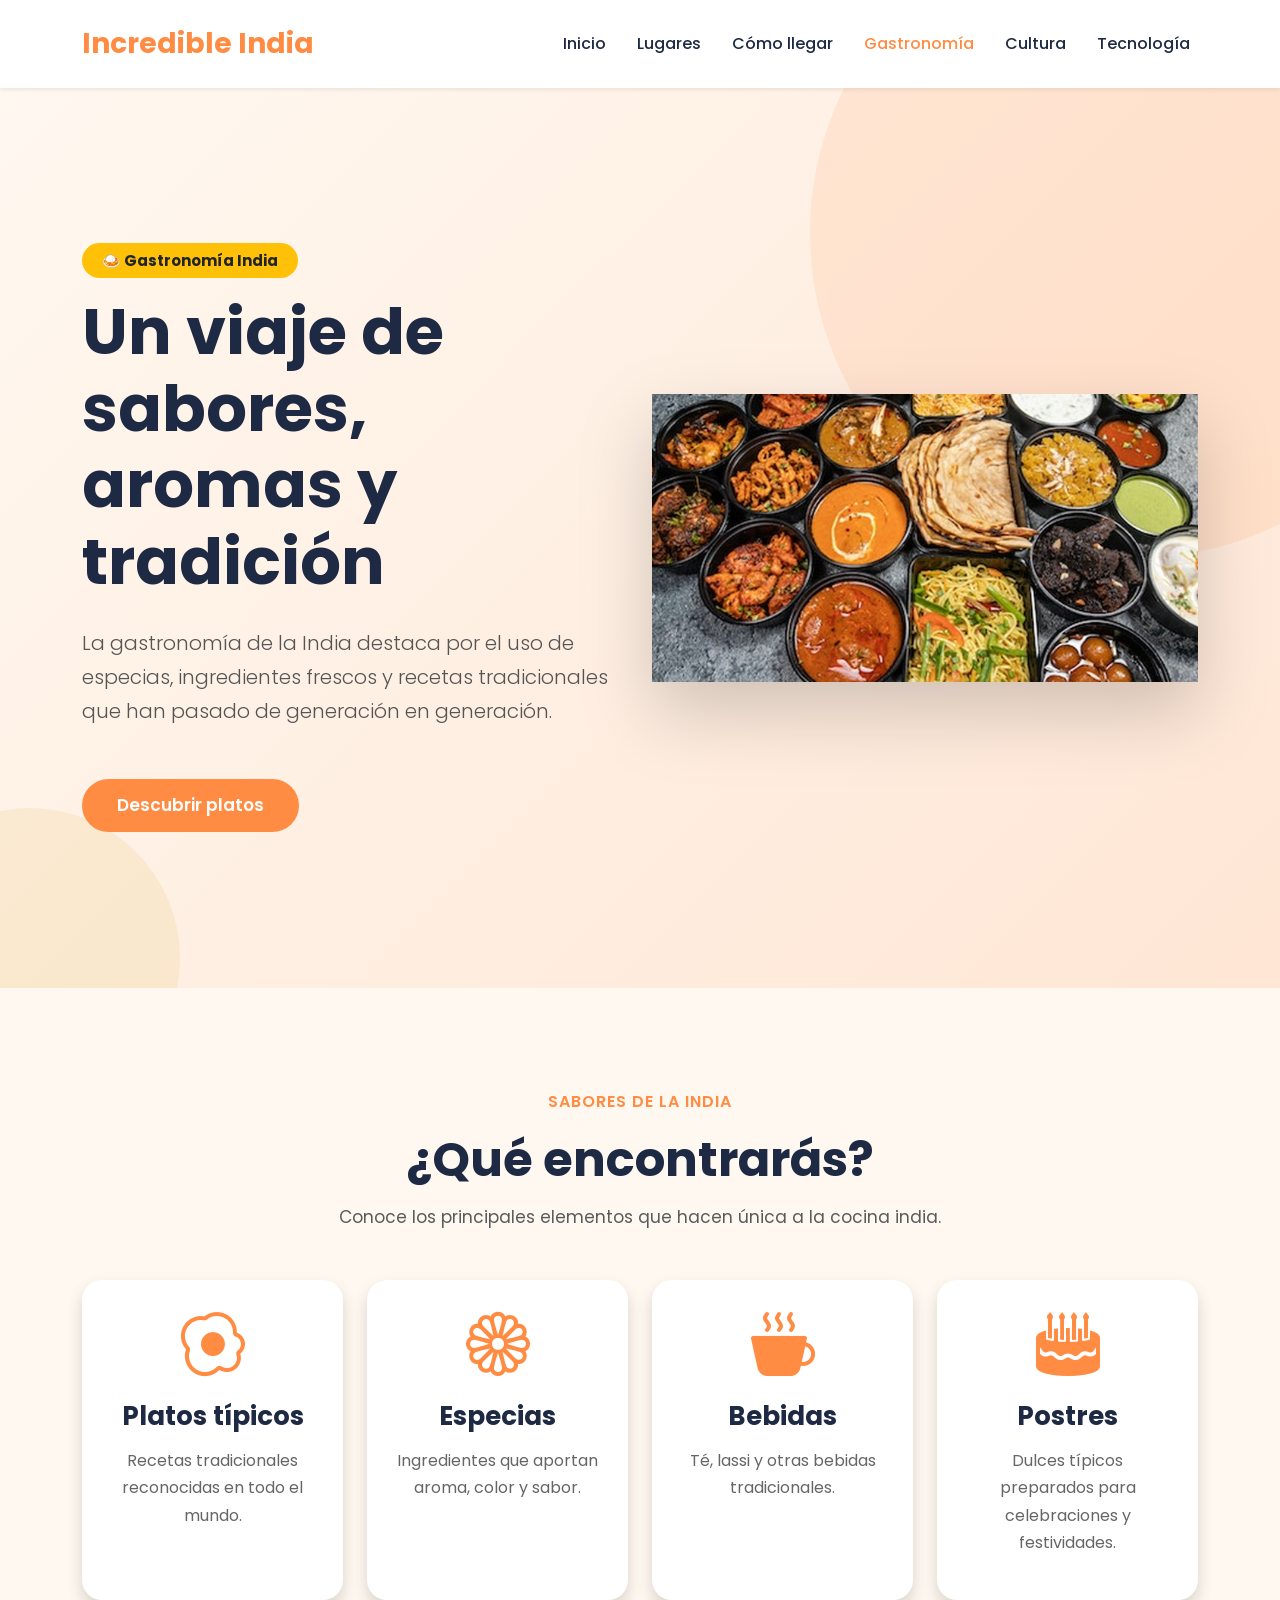
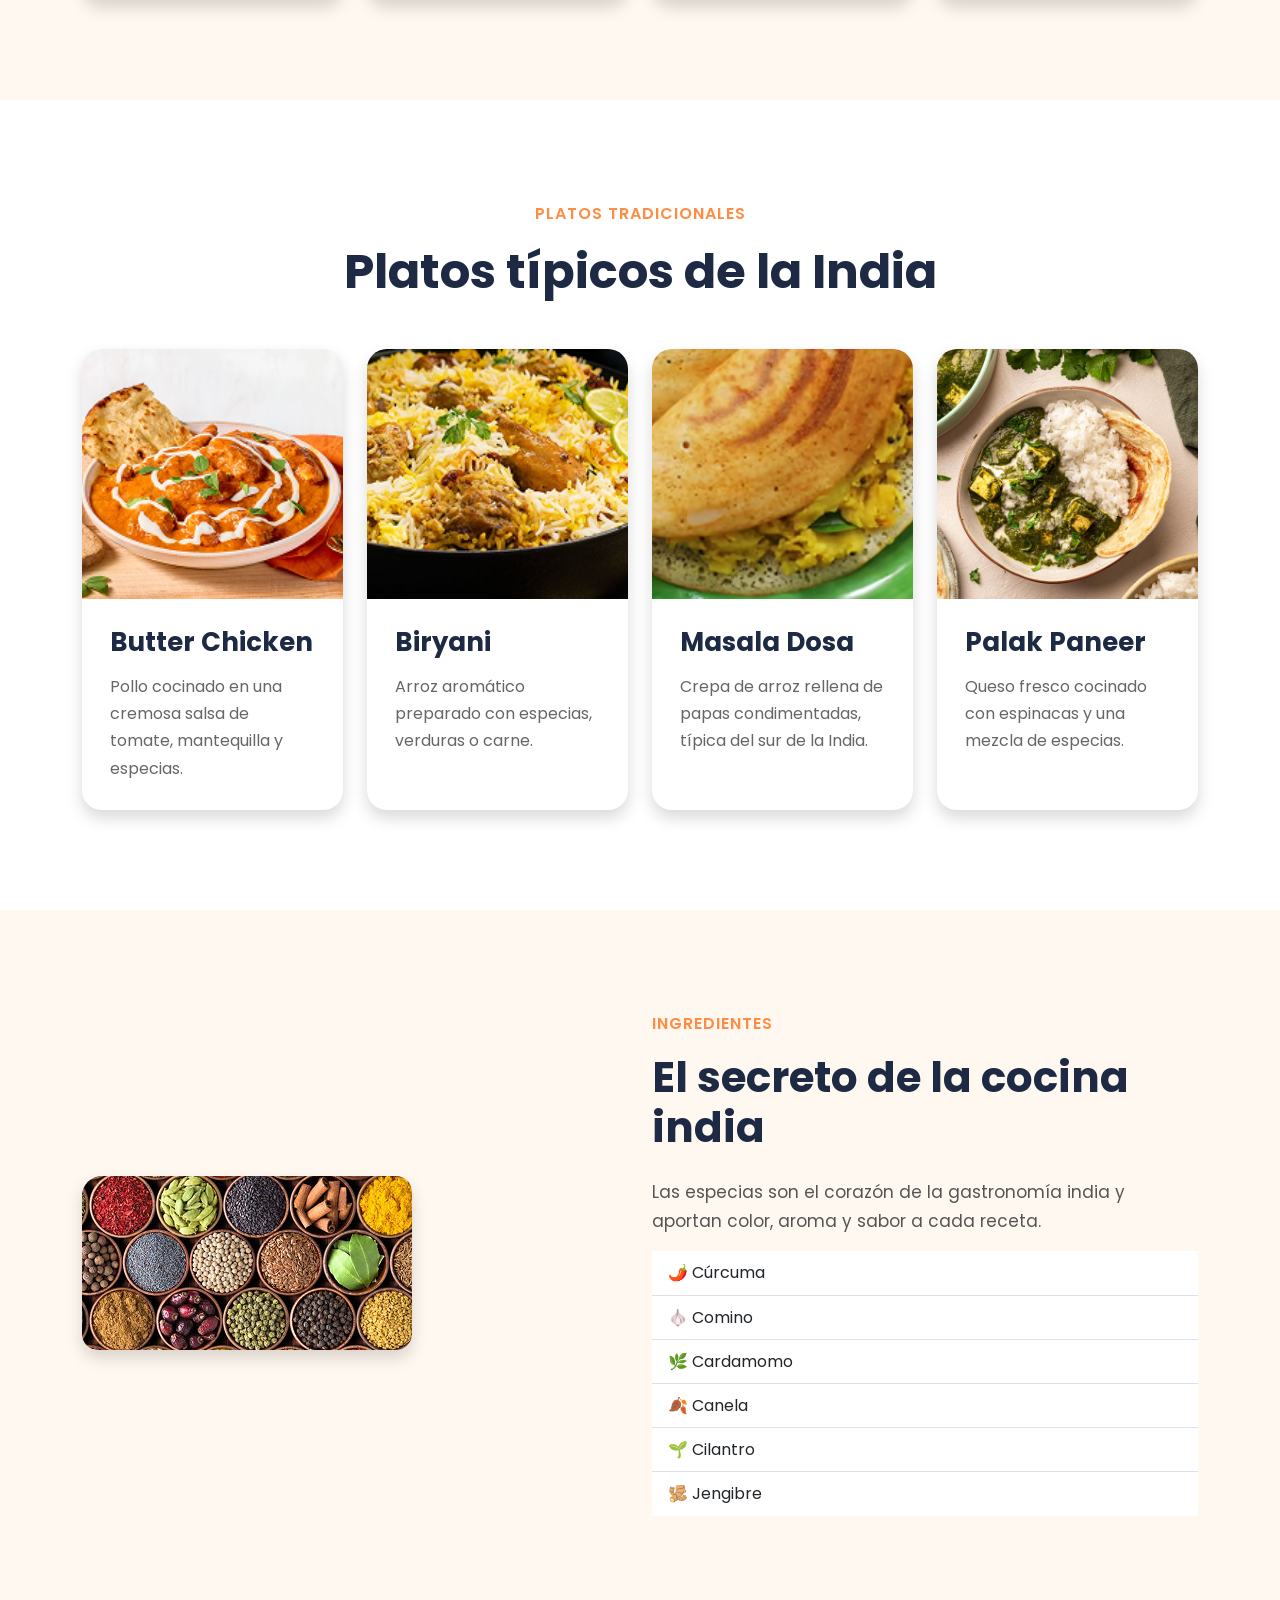
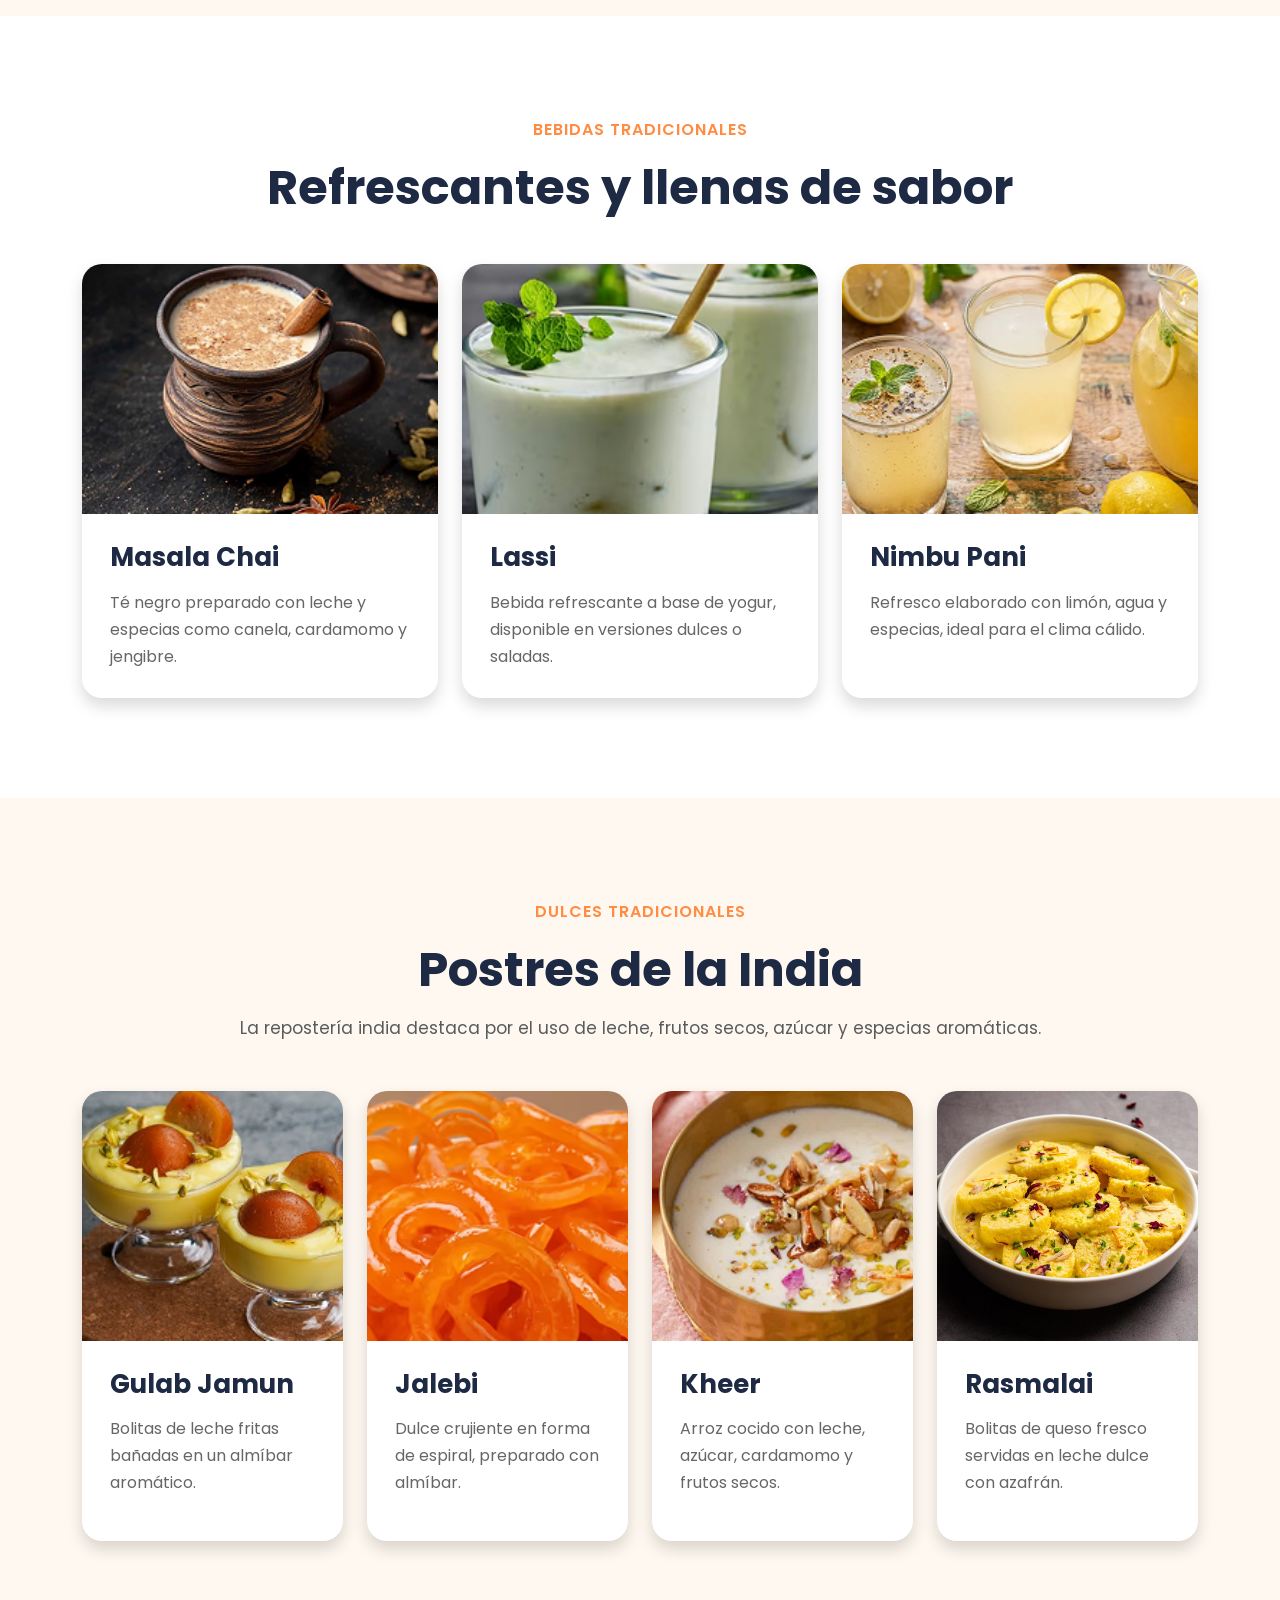
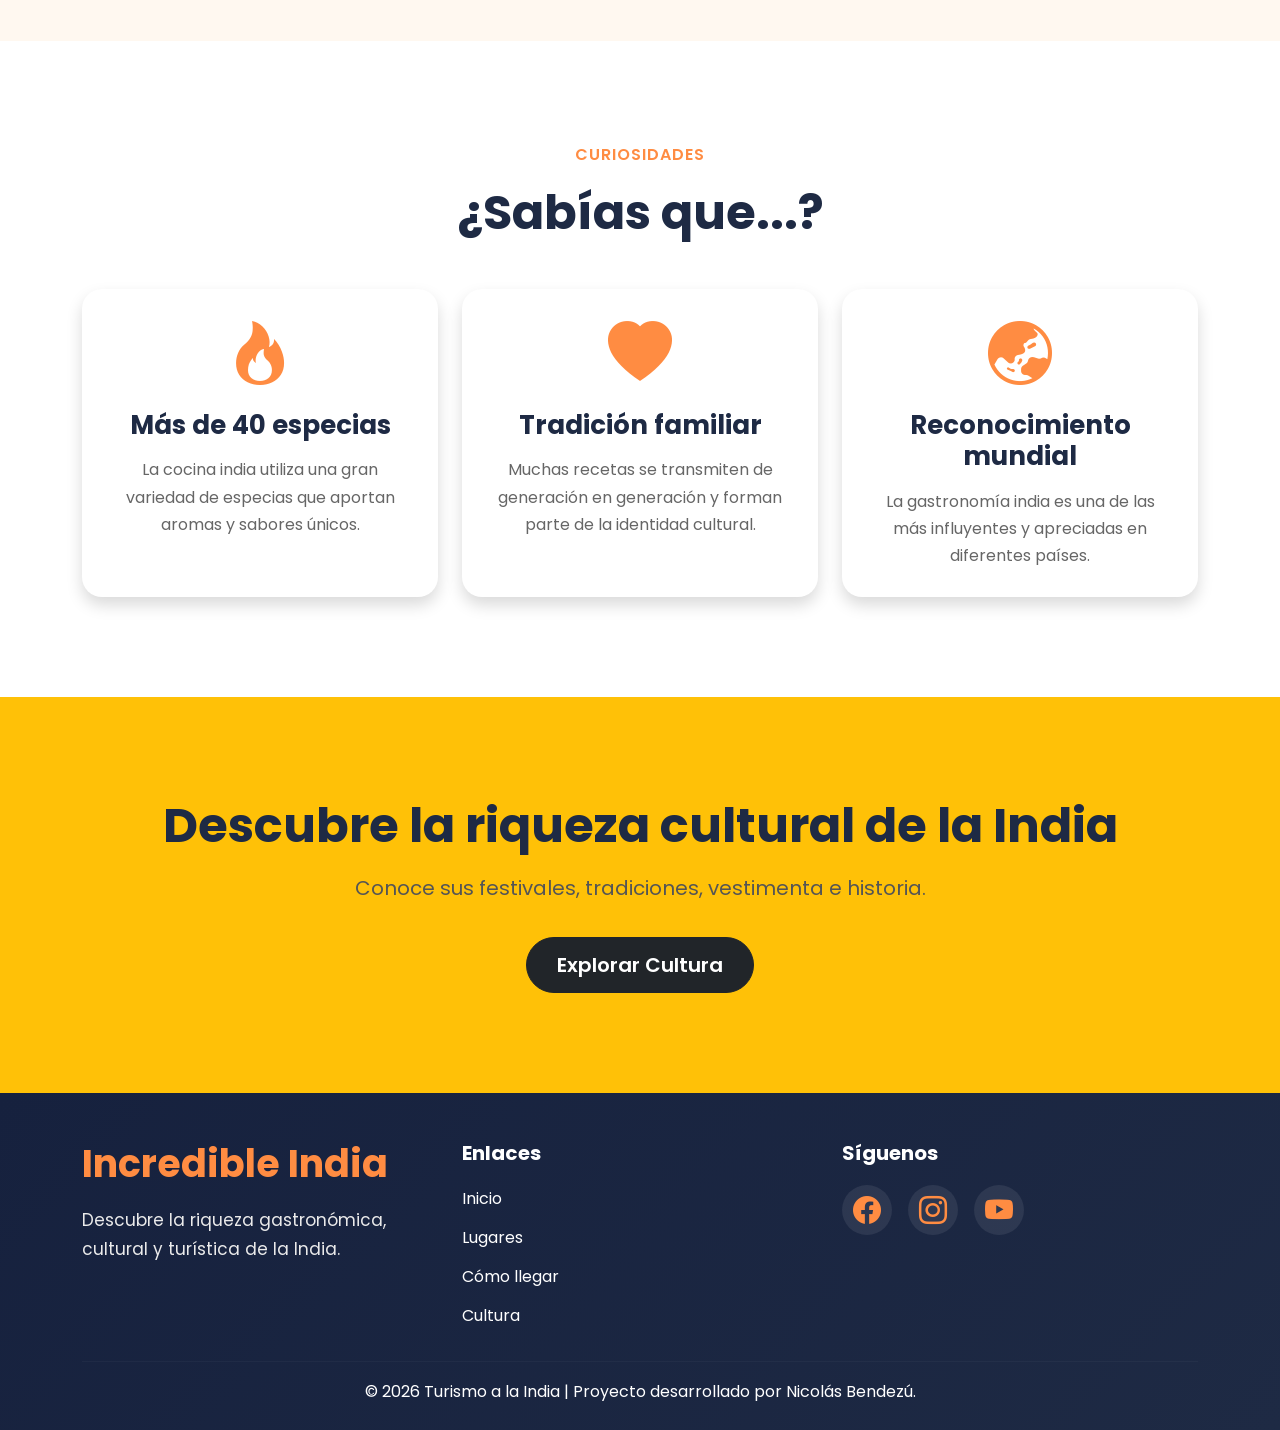
<file: gastronomia.html>
<!doctype html>
<html lang="es">
  <head>
    <meta charset="UTF-8" />

    <meta name="viewport" content="width=device-width, initial-scale=1.0" />

    <title>Gastronomía | Turismo a la India</title>

    <link
      href="https://cdn.jsdelivr.net/npm/bootstrap@5.3.7/dist/css/bootstrap.min.css"
      rel="stylesheet"
    />

    <link
      rel="stylesheet"
      href="https://cdn.jsdelivr.net/npm/bootstrap-icons@1.13.1/font/bootstrap-icons.min.css"
    />

    <link
      href="https://fonts.googleapis.com/css2?family=Poppins:wght@300;400;500;600;700;800&display=swap"
      rel="stylesheet"
    />

    <link rel="stylesheet" href="assets/css/style.css" />
    <link rel="stylesheet" href="assets/css/responsive.css" />
  </head>

  <body>
    <!--================ NAVBAR =================-->

    <nav
      class="navbar navbar-expand-lg navbar-light bg-white shadow-sm sticky-top"
    >
      <div class="container">
        <a class="navbar-brand fw-bold text-warning fs-3" href="index.html">
          Incredible India
        </a>

        <button
          class="navbar-toggler"
          type="button"
          data-bs-toggle="collapse"
          data-bs-target="#menu"
        >
          <span class="navbar-toggler-icon"></span>
        </button>

        <div class="collapse navbar-collapse" id="menu">
          <ul class="navbar-nav ms-auto">
            <li class="nav-item">
              <a class="nav-link" href="index.html">Inicio</a>
            </li>

            <li class="nav-item">
              <a class="nav-link" href="lugares.html">Lugares</a>
            </li>

            <li class="nav-item">
              <a class="nav-link" href="como-llegar.html">Cómo llegar</a>
            </li>

            <li class="nav-item">
              <a class="nav-link active" href="gastronomia.html">Gastronomía</a>
            </li>

            <li class="nav-item">
              <a class="nav-link" href="cultura.html">Cultura</a>
            </li>

            <li class="nav-item">
              <a class="nav-link" href="tecnologia.html">Tecnología</a>
            </li>
          </ul>
        </div>
      </div>
    </nav>

    <!--================ HERO =================-->

    <section class="hero">
      <div class="container">
        <div class="row align-items-center">
          <div class="col-lg-6">
            <span class="badge bg-warning text-dark mb-3">
              🍛 Gastronomía India
            </span>

            <h1 class="display-3 fw-bold">
              Un viaje de sabores, aromas y tradición
            </h1>

            <p class="lead mt-4">
              La gastronomía de la India destaca por el uso de especias,
              ingredientes frescos y recetas tradicionales que han pasado de
              generación en generación.
            </p>

            <a
              href="#categorias"
              class="btn btn-warning btn-lg rounded-pill mt-3"
            >
              Descubrir platos
            </a>
          </div>

          <div class="col-lg-6 text-center">
            <img
              src="assets/img/gastronomia.png"
              class="img-fluid hero-img"
              alt="Gastronomía India"
            />
          </div>
        </div>
      </div>
    </section>

    <!--================ CATEGORÍAS =================-->

    <section id="categorias" class="py-5">
      <div class="container">
        <div class="text-center mb-5">
          <span class="text-warning fw-semibold"> Sabores de la India </span>

          <h2 class="fw-bold display-5 mt-3">¿Qué encontrarás?</h2>

          <p class="text-muted">
            Conoce los principales elementos que hacen única a la cocina india.
          </p>
        </div>

        <div class="row g-4">
          <div class="col-lg-3 col-md-6">
            <div class="card border-0 shadow h-100">
              <div class="card-body text-center">
                <i class="bi bi-egg-fried display-3 text-warning"></i>

                <h4 class="mt-3">Platos típicos</h4>

                <p>Recetas tradicionales reconocidas en todo el mundo.</p>
              </div>
            </div>
          </div>

          <div class="col-lg-3 col-md-6">
            <div class="card border-0 shadow h-100">
              <div class="card-body text-center">
                <i class="bi bi-flower1 display-3 text-warning"></i>

                <h4 class="mt-3">Especias</h4>

                <p>Ingredientes que aportan aroma, color y sabor.</p>
              </div>
            </div>
          </div>

          <div class="col-lg-3 col-md-6">
            <div class="card border-0 shadow h-100">
              <div class="card-body text-center">
                <i class="bi bi-cup-hot-fill display-3 text-warning"></i>

                <h4 class="mt-3">Bebidas</h4>

                <p>Té, lassi y otras bebidas tradicionales.</p>
              </div>
            </div>
          </div>

          <div class="col-lg-3 col-md-6">
            <div class="card border-0 shadow h-100">
              <div class="card-body text-center">
                <i class="bi bi-cake2-fill display-3 text-warning"></i>

                <h4 class="mt-3">Postres</h4>

                <p>
                  Dulces típicos preparados para celebraciones y festividades.
                </p>
              </div>
            </div>
          </div>
        </div>
      </div>
    </section>
    <!--================ PLATOS TÍPICOS =================-->

    <section class="py-5 bg-light">
      <div class="container">
        <div class="text-center mb-5">
          <span class="text-warning fw-semibold"> Platos tradicionales </span>

          <h2 class="fw-bold display-5 mt-3">Platos típicos de la India</h2>
        </div>

        <div class="row g-4">
          <div class="col-lg-3 col-md-6">
            <div class="card border-0 shadow h-100">
              <img
                src="assets/img/butter chicken.png"
                class="card-img-top"
                alt="Butter Chicken"
              />

              <div class="card-body">
                <h4 class="fw-bold">Butter Chicken</h4>

                <p>
                  Pollo cocinado en una cremosa salsa de tomate, mantequilla y
                  especias.
                </p>
              </div>
            </div>
          </div>

          <div class="col-lg-3 col-md-6">
            <div class="card border-0 shadow h-100">
              <img
                src="assets/img/biryani.png"
                class="card-img-top"
                alt="Biryani"
              />

              <div class="card-body">
                <h4 class="fw-bold">Biryani</h4>

                <p>Arroz aromático preparado con especias, verduras o carne.</p>
              </div>
            </div>
          </div>

          <div class="col-lg-3 col-md-6">
            <div class="card border-0 shadow h-100">
              <img
                src="assets/img/masala dosa.png"
                class="card-img-top"
                alt="Masala Dosa"
              />

              <div class="card-body">
                <h4 class="fw-bold">Masala Dosa</h4>

                <p>
                  Crepa de arroz rellena de papas condimentadas, típica del sur
                  de la India.
                </p>
              </div>
            </div>
          </div>

          <div class="col-lg-3 col-md-6">
            <div class="card border-0 shadow h-100">
              <img
                src="assets/img/palak paneer.jpg"
                class="card-img-top"
                alt="Palak Paneer"
              />

              <div class="card-body">
                <h4 class="fw-bold">Palak Paneer</h4>

                <p>
                  Queso fresco cocinado con espinacas y una mezcla de especias.
                </p>
              </div>
            </div>
          </div>
        </div>
      </div>
    </section>

    <!--================ ESPECIAS =================-->

    <section class="py-5">
      <div class="container">
        <div class="row align-items-center">
          <div class="col-lg-6">
            <img
              src="assets/img/tierra de las especias.png"
              class="img-fluid rounded-4 shadow"
              alt="Especias"
            />
          </div>

          <div class="col-lg-6">
            <span class="text-warning fw-semibold"> Ingredientes </span>

            <h2 class="fw-bold mt-3">El secreto de la cocina india</h2>

            <p class="mt-4">
              Las especias son el corazón de la gastronomía india y aportan
              color, aroma y sabor a cada receta.
            </p>

            <ul class="list-group list-group-flush">
              <li class="list-group-item">🌶️ Cúrcuma</li>

              <li class="list-group-item">🧄 Comino</li>

              <li class="list-group-item">🌿 Cardamomo</li>

              <li class="list-group-item">🍂 Canela</li>

              <li class="list-group-item">🌱 Cilantro</li>

              <li class="list-group-item">🫚 Jengibre</li>
            </ul>
          </div>
        </div>
      </div>
    </section>

    <!--================ BEBIDAS =================-->

    <section class="py-5 bg-light">
      <div class="container">
        <div class="text-center mb-5">
          <span class="text-warning fw-semibold"> Bebidas tradicionales </span>

          <h2 class="fw-bold display-5 mt-3">Refrescantes y llenas de sabor</h2>
        </div>

        <div class="row g-4">
          <div class="col-lg-4">
            <div class="card border-0 shadow h-100">
              <img
                src="assets/img/masala chai.png"
                class="card-img-top"
                alt="Masala Chai"
              />

              <div class="card-body">
                <h4 class="fw-bold">Masala Chai</h4>

                <p>
                  Té negro preparado con leche y especias como canela, cardamomo
                  y jengibre.
                </p>
              </div>
            </div>
          </div>

          <div class="col-lg-4">
            <div class="card border-0 shadow h-100">
              <img
                src="assets/img/lassi.png"
                class="card-img-top"
                alt="Lassi"
              />

              <div class="card-body">
                <h4 class="fw-bold">Lassi</h4>

                <p>
                  Bebida refrescante a base de yogur, disponible en versiones
                  dulces o saladas.
                </p>
              </div>
            </div>
          </div>

          <div class="col-lg-4">
            <div class="card border-0 shadow h-100">
              <img
                src="assets/img/nimbu pani.png"
                class="card-img-top"
                alt="Nimbu Pani"
              />

              <div class="card-body">
                <h4 class="fw-bold">Nimbu Pani</h4>

                <p>
                  Refresco elaborado con limón, agua y especias, ideal para el
                  clima cálido.
                </p>
              </div>
            </div>
          </div>
        </div>
      </div>
    </section>
    <!--================ POSTRES =================-->

    <section class="py-5">
      <div class="container">
        <div class="text-center mb-5">
          <span class="text-warning fw-semibold"> Dulces tradicionales </span>

          <h2 class="fw-bold display-5 mt-3">Postres de la India</h2>

          <p class="text-muted">
            La repostería india destaca por el uso de leche, frutos secos,
            azúcar y especias aromáticas.
          </p>
        </div>

        <div class="row g-4">
          <div class="col-lg-3 col-md-6">
            <div class="card border-0 shadow h-100">
              <img
                src="assets/img/gulab jamun.png"
                class="card-img-top"
                alt="Gulab Jamun"
              />

              <div class="card-body">
                <h4 class="fw-bold">Gulab Jamun</h4>

                <p>Bolitas de leche fritas bañadas en un almíbar aromático.</p>
              </div>
            </div>
          </div>

          <div class="col-lg-3 col-md-6">
            <div class="card border-0 shadow h-100">
              <img
                src="assets/img/jalebi.png"
                class="card-img-top"
                alt="Jalebi"
              />

              <div class="card-body">
                <h4 class="fw-bold">Jalebi</h4>

                <p>
                  Dulce crujiente en forma de espiral, preparado con almíbar.
                </p>
              </div>
            </div>
          </div>

          <div class="col-lg-3 col-md-6">
            <div class="card border-0 shadow h-100">
              <img
                src="assets/img/kheer.png"
                class="card-img-top"
                alt="Kheer"
              />

              <div class="card-body">
                <h4 class="fw-bold">Kheer</h4>

                <p>Arroz cocido con leche, azúcar, cardamomo y frutos secos.</p>
              </div>
            </div>
          </div>

          <div class="col-lg-3 col-md-6">
            <div class="card border-0 shadow h-100">
              <img
                src="assets/img/rasmalai.jpg"
                class="card-img-top"
                alt="Rasmalai"
              />

              <div class="card-body">
                <h4 class="fw-bold">Rasmalai</h4>

                <p>
                  Bolitas de queso fresco servidas en leche dulce con azafrán.
                </p>
              </div>
            </div>
          </div>
        </div>
      </div>
    </section>

    <!--================ SABÍAS QUE =================-->

    <section class="py-5 bg-light">
      <div class="container">
        <div class="text-center mb-5">
          <span class="text-warning fw-semibold"> Curiosidades </span>

          <h2 class="fw-bold display-5 mt-3">¿Sabías que...?</h2>
        </div>

        <div class="row g-4">
          <div class="col-md-4">
            <div class="card border-0 shadow h-100">
              <div class="card-body text-center">
                <i class="bi bi-fire display-3 text-warning"></i>

                <h4 class="fw-bold mt-3">Más de 40 especias</h4>

                <p>
                  La cocina india utiliza una gran variedad de especias que
                  aportan aromas y sabores únicos.
                </p>
              </div>
            </div>
          </div>

          <div class="col-md-4">
            <div class="card border-0 shadow h-100">
              <div class="card-body text-center">
                <i class="bi bi-heart-fill display-3 text-warning"></i>

                <h4 class="fw-bold mt-3">Tradición familiar</h4>

                <p>
                  Muchas recetas se transmiten de generación en generación y
                  forman parte de la identidad cultural.
                </p>
              </div>
            </div>
          </div>

          <div class="col-md-4">
            <div class="card border-0 shadow h-100">
              <div class="card-body text-center">
                <i
                  class="bi bi-globe-asia-australia display-3 text-warning"
                ></i>

                <h4 class="fw-bold mt-3">Reconocimiento mundial</h4>

                <p>
                  La gastronomía india es una de las más influyentes y
                  apreciadas en diferentes países.
                </p>
              </div>
            </div>
          </div>
        </div>
      </div>
    </section>

    <!--================ CTA =================-->

    <section class="py-5 bg-warning">
      <div class="container text-center">
        <h2 class="display-5 fw-bold">
          Descubre la riqueza cultural de la India
        </h2>

        <p class="fs-5 mt-3">
          Conoce sus festivales, tradiciones, vestimenta e historia.
        </p>

        <a href="cultura.html" class="btn btn-dark btn-lg rounded-pill mt-3">
          Explorar Cultura
        </a>
      </div>
    </section>

    <!--================ FOOTER =================-->

    <footer class="bg-dark text-white pt-5 pb-4">
      <div class="container">
        <div class="row">
          <div class="col-lg-4">
            <h3 class="text-warning fw-bold">Incredible India</h3>

            <p class="mt-3">
              Descubre la riqueza gastronómica, cultural y turística de la
              India.
            </p>
          </div>

          <div class="col-lg-4">
            <h5>Enlaces</h5>

            <ul class="list-unstyled">
              <li>
                <a href="index.html" class="text-white text-decoration-none"
                  >Inicio</a
                >
              </li>

              <li>
                <a href="lugares.html" class="text-white text-decoration-none"
                  >Lugares</a
                >
              </li>

              <li>
                <a
                  href="como-llegar.html"
                  class="text-white text-decoration-none"
                  >Cómo llegar</a
                >
              </li>

              <li>
                <a href="cultura.html" class="text-white text-decoration-none"
                  >Cultura</a
                >
              </li>
            </ul>
          </div>

          <div class="col-lg-4">
            <h5>Síguenos</h5>

            <div class="d-flex gap-3 mt-3">
              <a href="#" class="text-warning fs-3"
                ><i class="bi bi-facebook"></i
              ></a>

              <a href="#" class="text-warning fs-3"
                ><i class="bi bi-instagram"></i
              ></a>

              <a href="#" class="text-warning fs-3"
                ><i class="bi bi-youtube"></i
              ></a>
            </div>
          </div>
        </div>

        <hr />

        <div class="text-center">
          © <span id="year"></span> Turismo a la India | Proyecto desarrollado
          por Nicolás Bendezú.
        </div>
      </div>
    </footer>

    <!--================ BOTÓN SUBIR =================-->

    <a
      href="#"
      id="btnTop"
      class="btn btn-warning rounded-circle position-fixed bottom-0 end-0 m-4 shadow"
    >
      <i class="bi bi-arrow-up"></i>
    </a>

    <!-- Bootstrap -->

    <script src="https://cdn.jsdelivr.net/npm/bootstrap@5.3.7/dist/js/bootstrap.bundle.min.js"></script>

    <!-- JS -->

    <script src="assets/js/script.js"></script>
  </body>
</html>
</file>
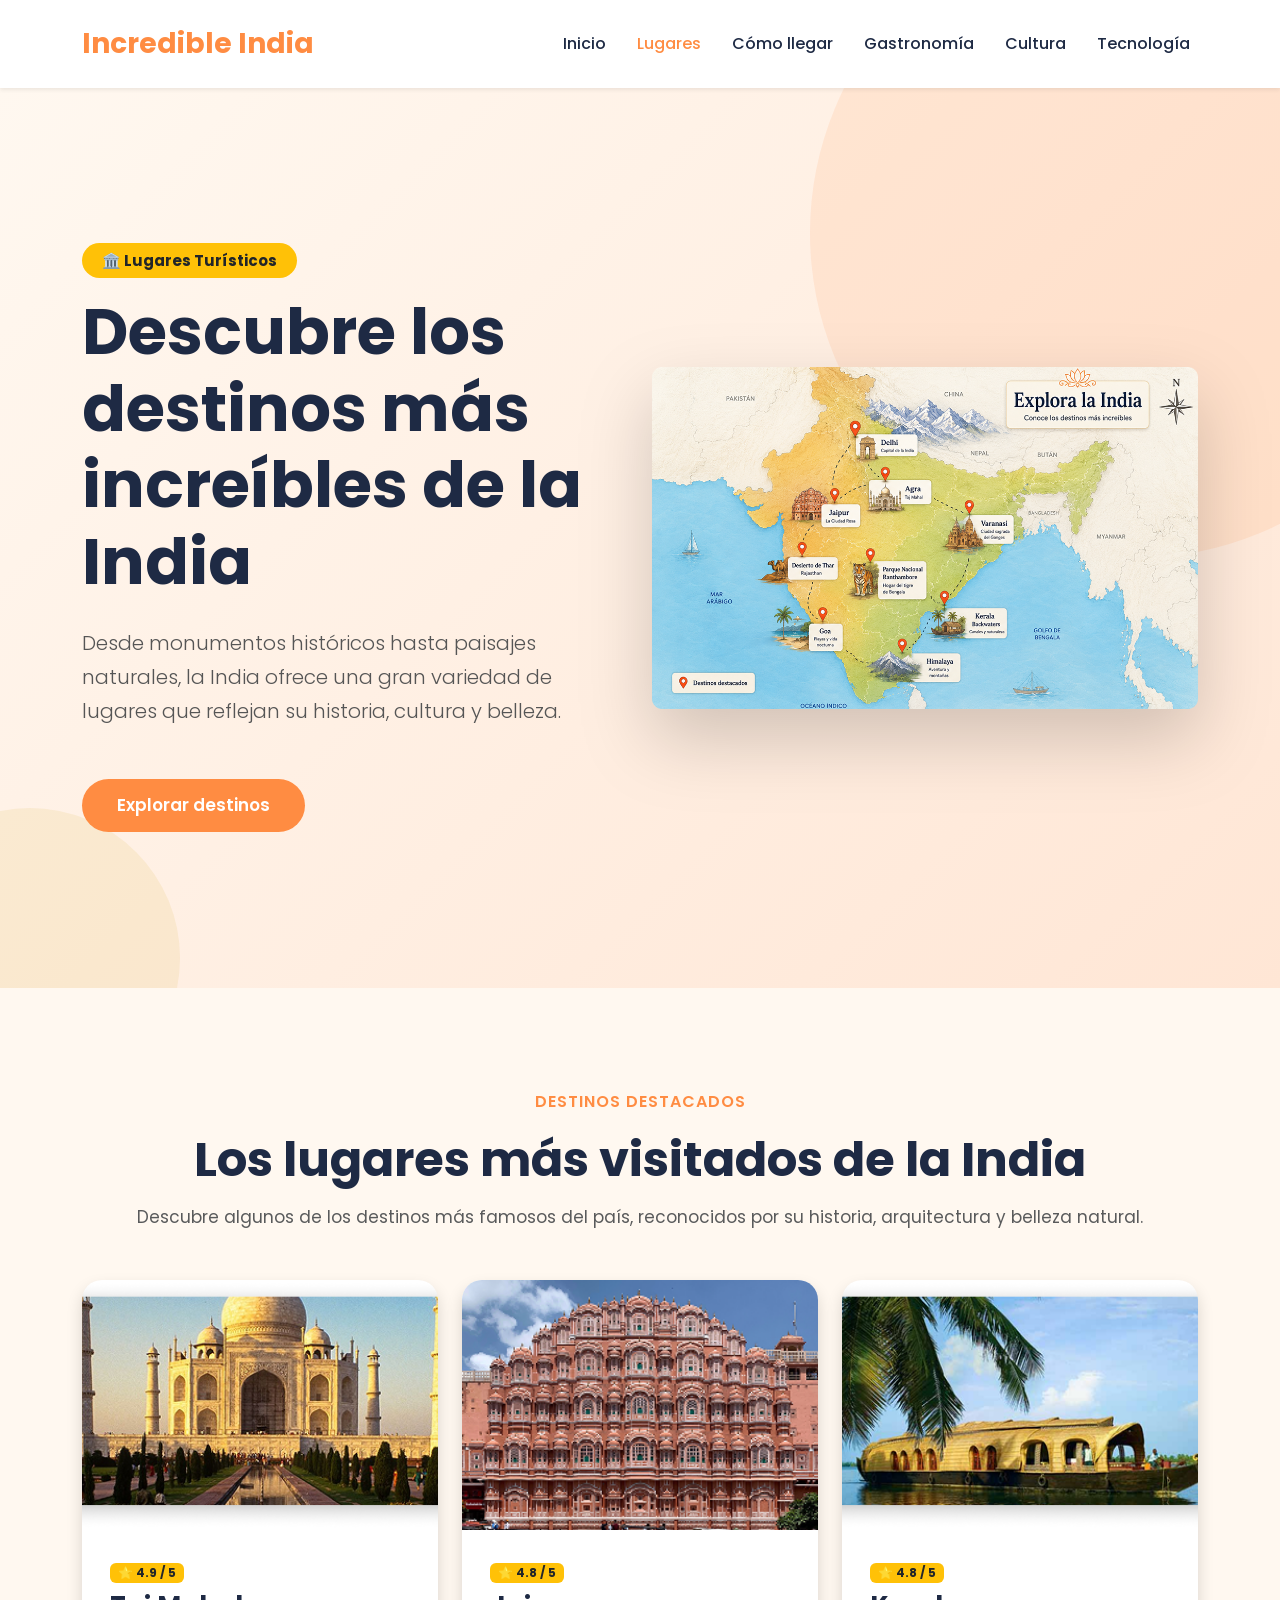
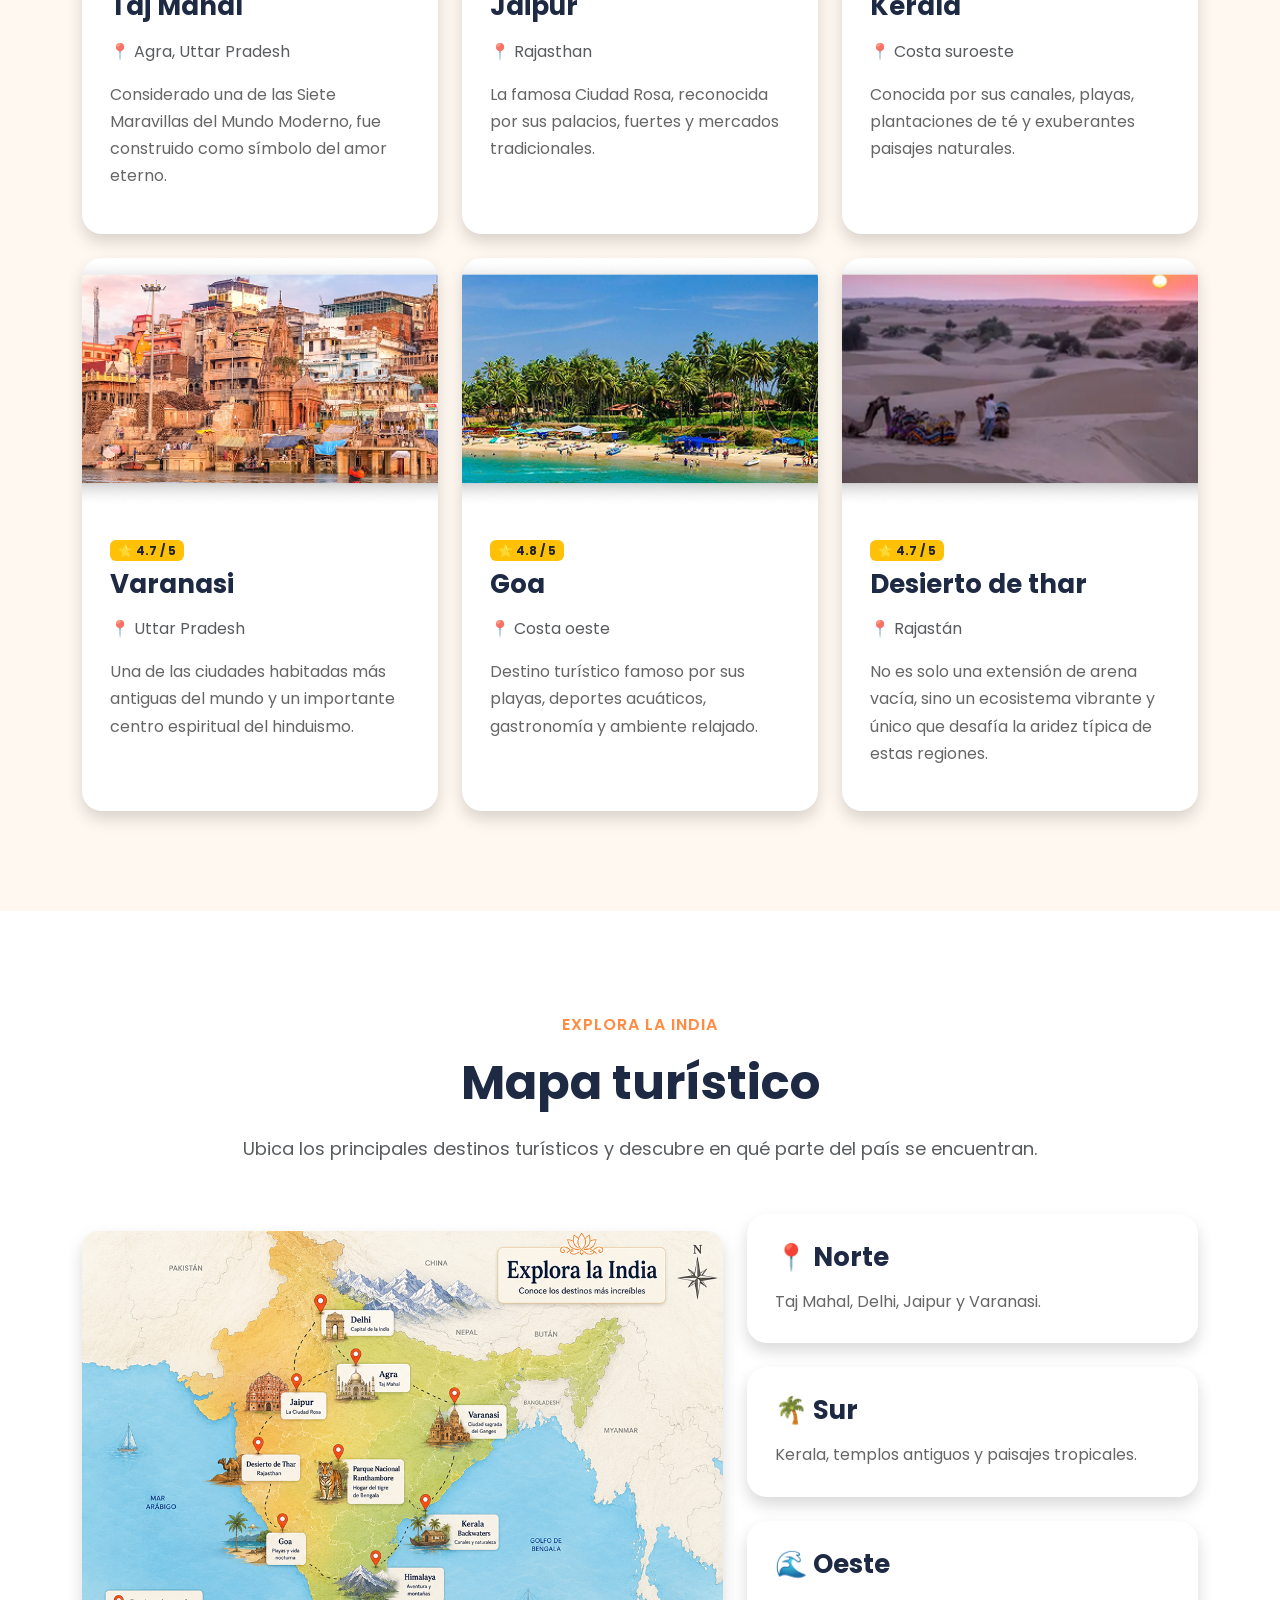
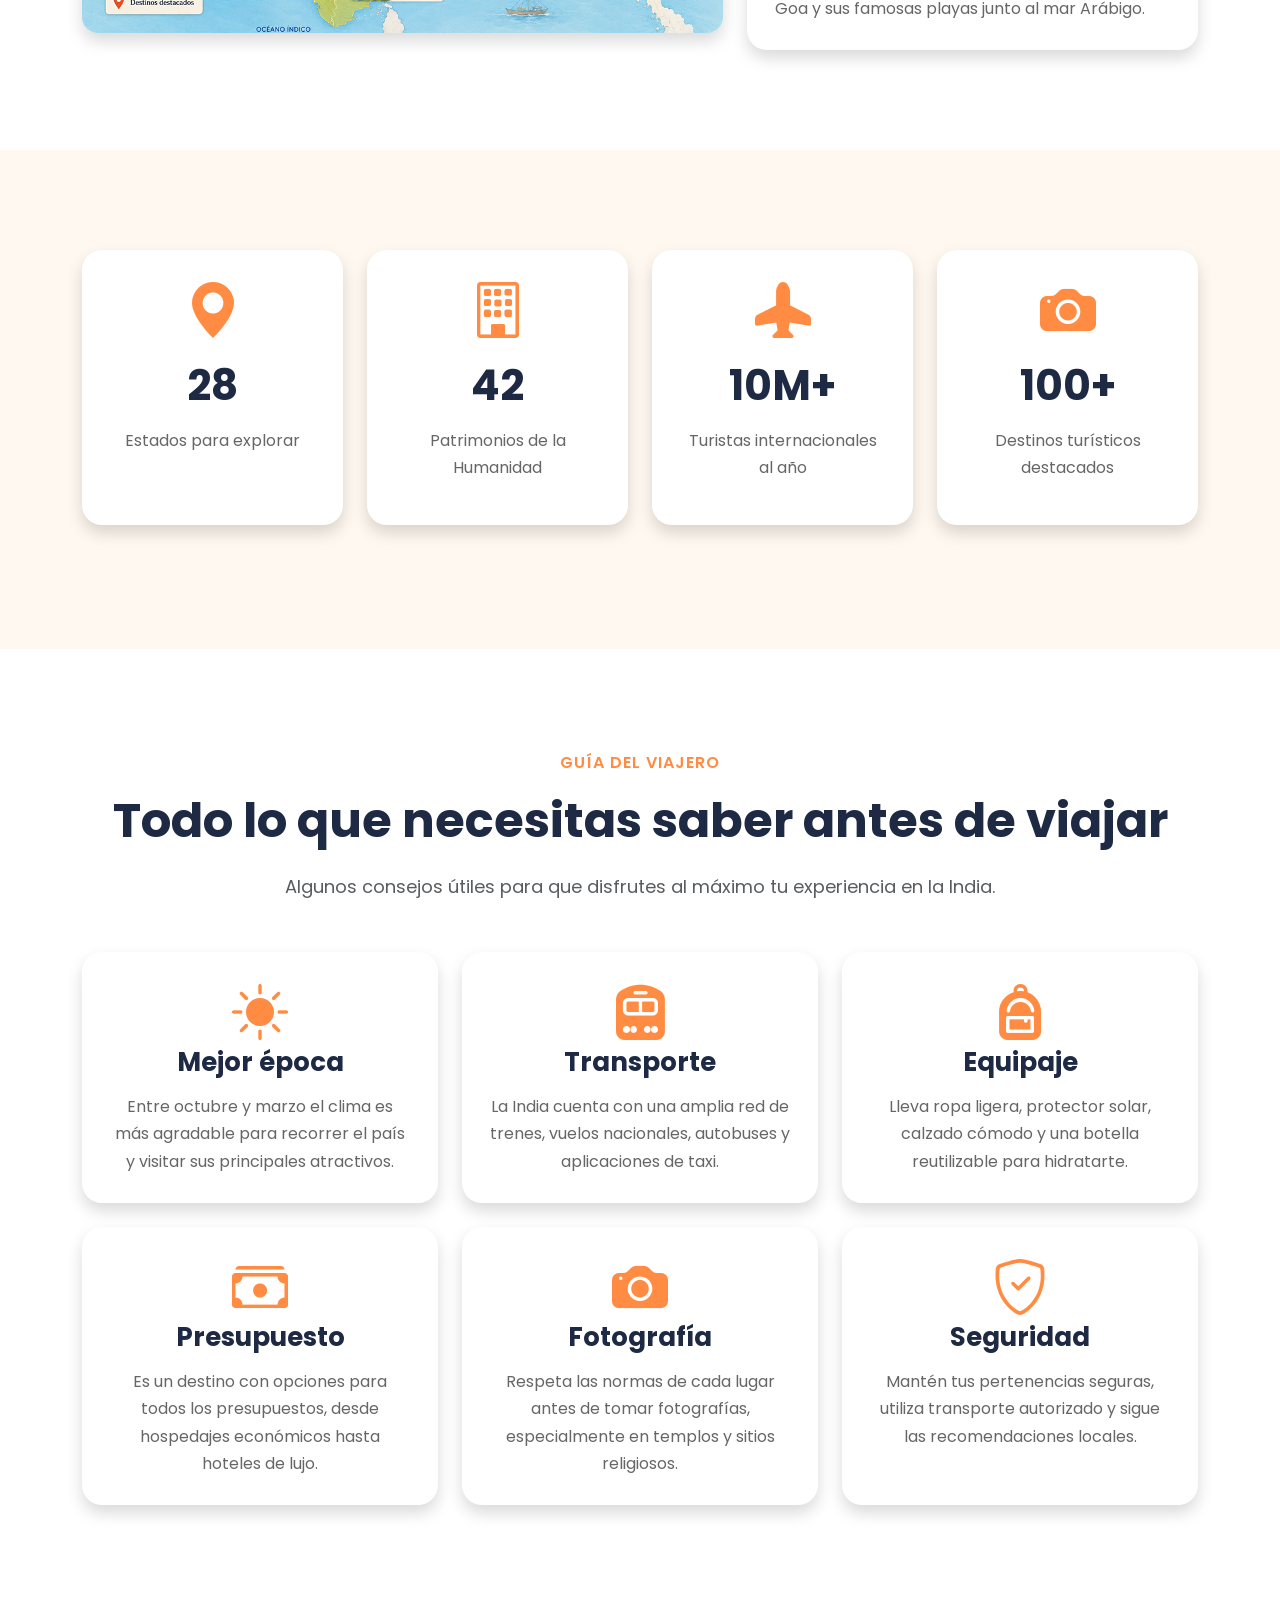
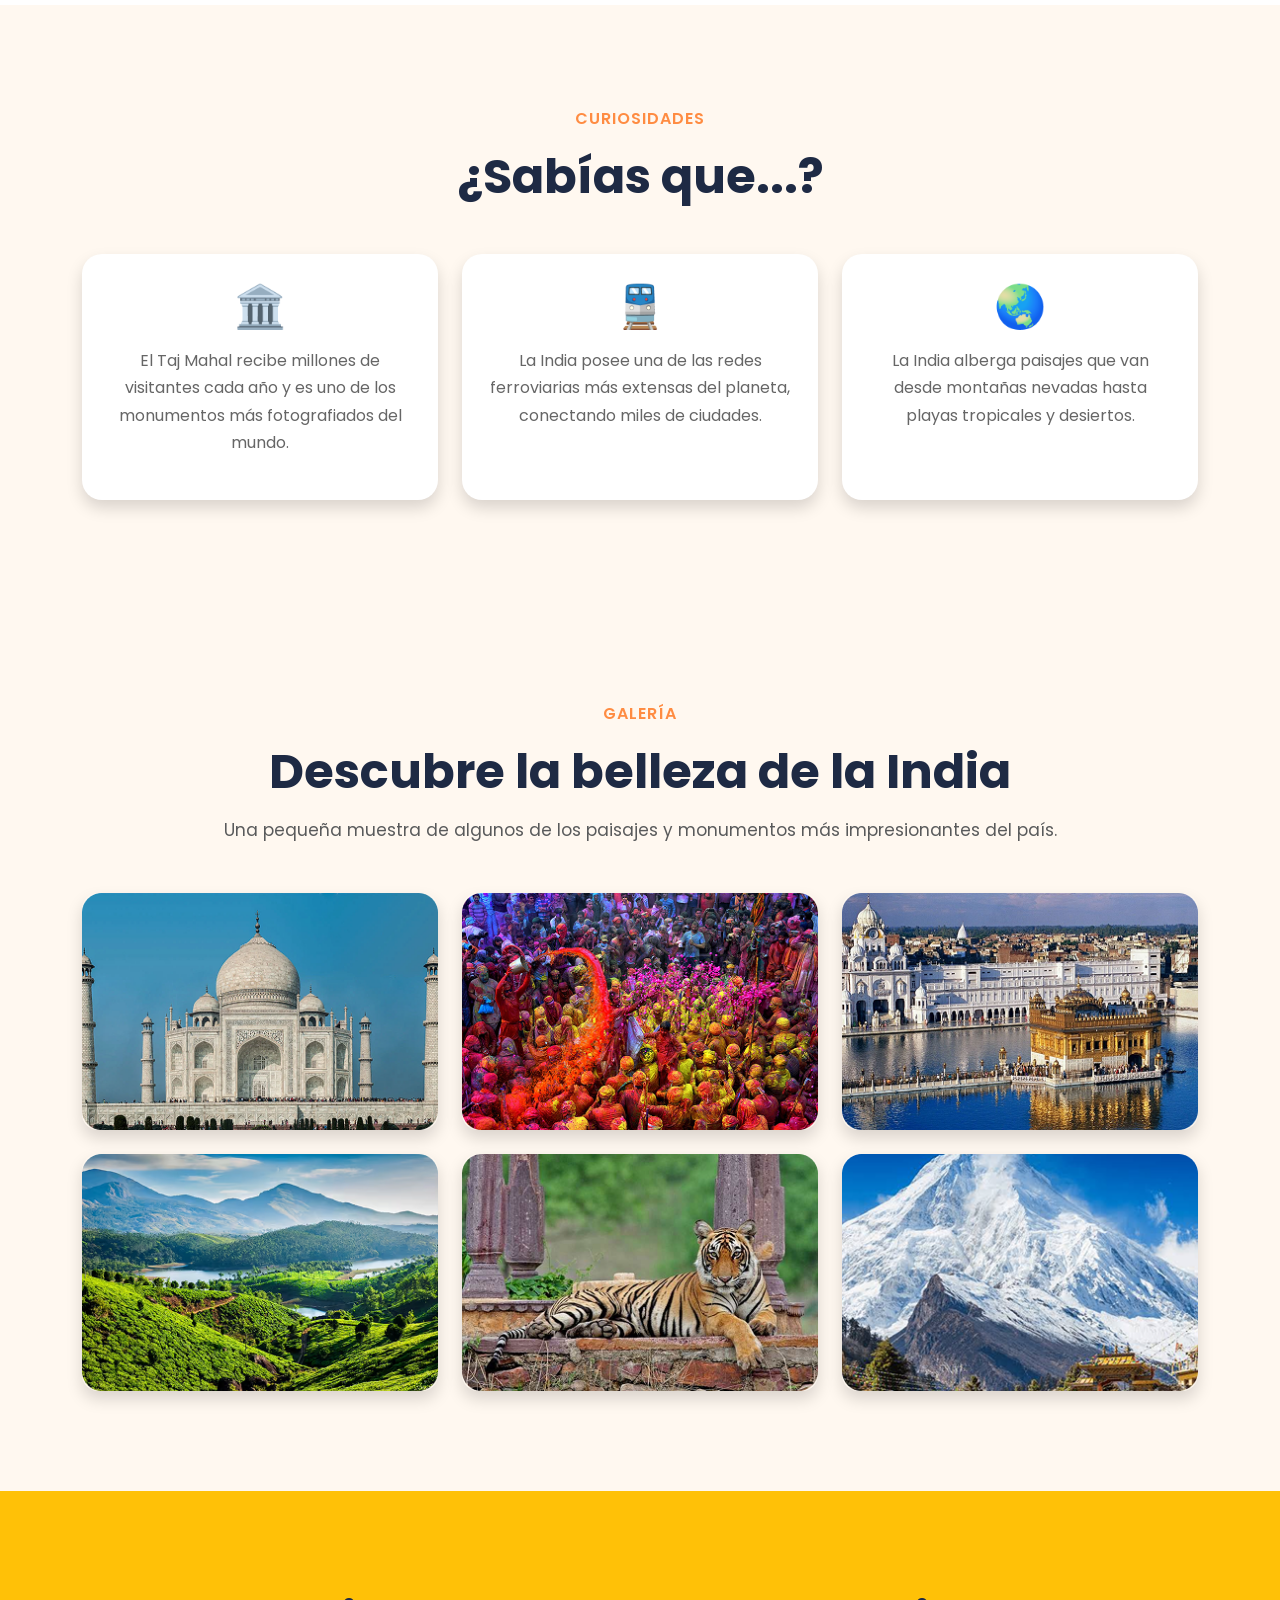
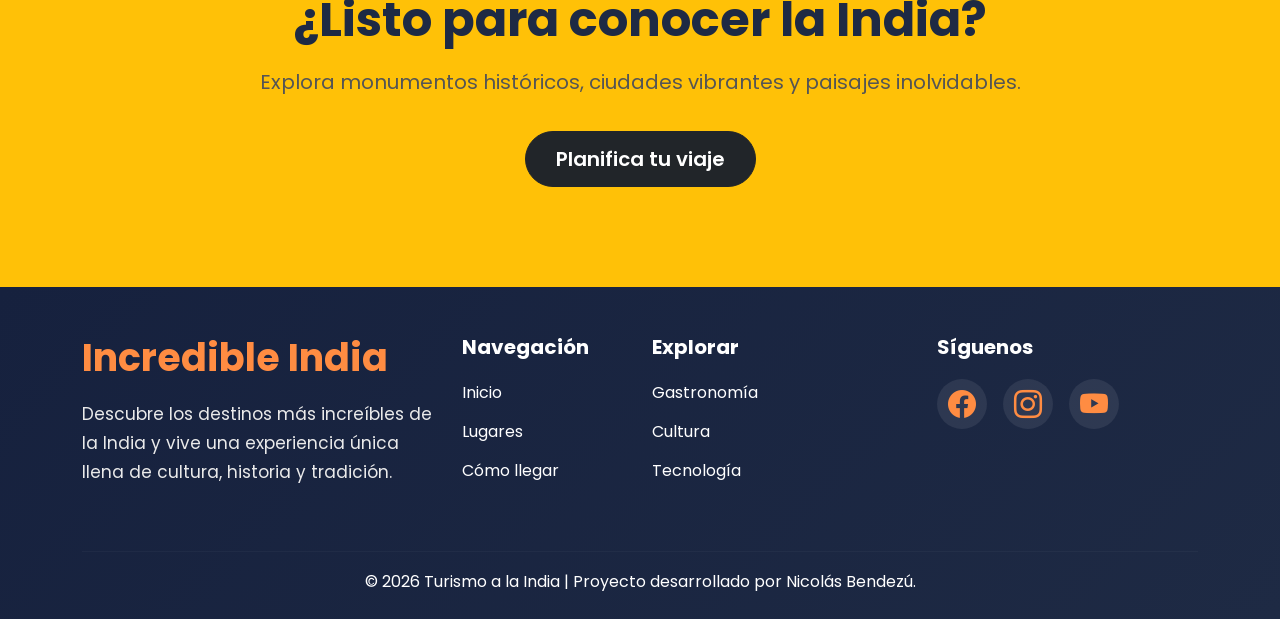
<file: lugares.html>
<!doctype html>
<html lang="es">
  <head>
    <meta charset="UTF-8" />

    <meta name="viewport" content="width=device-width, initial-scale=1.0" />

    <title>Lugares Turísticos | Turismo a la India</title>

    <meta
      name="description"
      content="Descubre los lugares turísticos más impresionantes de la India."
    />

    <!-- Bootstrap -->

    <link
      href="https://cdn.jsdelivr.net/npm/bootstrap@5.3.7/dist/css/bootstrap.min.css"
      rel="stylesheet"
    />

    <!-- Bootstrap Icons -->

    <link
      rel="stylesheet"
      href="https://cdn.jsdelivr.net/npm/bootstrap-icons@1.13.1/font/bootstrap-icons.min.css"
    />

    <!-- Google Fonts -->

    <link
      href="https://fonts.googleapis.com/css2?family=Poppins:wght@300;400;500;600;700;800&display=swap"
      rel="stylesheet"
    />

    <!-- CSS -->

    <link rel="stylesheet" href="assets/css/style.css" />
    <link rel="stylesheet" href="assets/css/responsive.css" />
  </head>

  <body>
    <!--================ NAVBAR =================-->

    <nav
      class="navbar navbar-expand-lg navbar-light bg-white shadow-sm sticky-top"
    >
      <div class="container">
        <a class="navbar-brand fw-bold text-warning fs-3" href="index.html">
          Incredible India
        </a>

        <button
          class="navbar-toggler"
          type="button"
          data-bs-toggle="collapse"
          data-bs-target="#menu"
        >
          <span class="navbar-toggler-icon"></span>
        </button>

        <div class="collapse navbar-collapse" id="menu">
          <ul class="navbar-nav ms-auto">
            <li class="nav-item">
              <a class="nav-link" href="index.html"> Inicio </a>
            </li>

            <li class="nav-item">
              <a class="nav-link active" href="lugares.html"> Lugares </a>
            </li>

            <li class="nav-item">
              <a class="nav-link" href="como-llegar.html"> Cómo llegar </a>
            </li>

            <li class="nav-item">
              <a class="nav-link" href="gastronomia.html"> Gastronomía </a>
            </li>

            <li class="nav-item">
              <a class="nav-link" href="cultura.html"> Cultura </a>
            </li>

            <li class="nav-item">
              <a class="nav-link" href="tecnologia.html"> Tecnología </a>
            </li>
          </ul>
        </div>
      </div>
    </nav>

    <!--================ HERO =================-->

    <section class="hero">
      <div class="container">
        <div class="row align-items-center">
          <div class="col-lg-6">
            <span class="badge bg-warning text-dark mb-3">
              🏛️ Lugares Turísticos
            </span>

            <h1 class="display-3 fw-bold">
              Descubre los destinos más increíbles de la India
            </h1>

            <p class="lead mt-4">
              Desde monumentos históricos hasta paisajes naturales, la India
              ofrece una gran variedad de lugares que reflejan su historia,
              cultura y belleza.
            </p>

            <a
              href="#destinos"
              class="btn btn-warning btn-lg rounded-pill mt-3"
            >
              Explorar destinos
            </a>
          </div>

          <div class="col-lg-6 text-center">
            <img
              src="assets/img/mapa destinos.png"
              class="img-fluid hero-img"
              alt="Mapa de la India"
            />
          </div>
        </div>
      </div>
    </section>
    <!--================ DESTINOS =================-->

    <section id="destinos" class="py-5">
      <div class="container">
        <div class="text-center mb-5">
          <span class="text-warning fw-semibold"> Destinos destacados </span>

          <h2 class="fw-bold display-5 mt-3">
            Los lugares más visitados de la India
          </h2>

          <p class="text-muted">
            Descubre algunos de los destinos más famosos del país, reconocidos
            por su historia, arquitectura y belleza natural.
          </p>
        </div>

        <div class="row g-4">
          <!-- Taj Mahal -->

          <div class="col-lg-4 col-md-6">
            <div class="card h-100 shadow border-0">
              <img
                src="assets/img/taj mahal destino .png"
                class="card-img-top"
                alt="Taj Mahal"
              />

              <div class="card-body">
                <span class="badge bg-warning text-dark mb-2">
                  ⭐ 4.9 / 5
                </span>

                <h4 class="fw-bold">Taj Mahal</h4>

                <p class="text-muted">📍 Agra, Uttar Pradesh</p>

                <p>
                  Considerado una de las Siete Maravillas del Mundo Moderno, fue
                  construido como símbolo del amor eterno.
                </p>
              </div>
            </div>
          </div>

          <!-- Jaipur -->

          <div class="col-lg-4 col-md-6">
            <div class="card h-100 shadow border-0">
              <img
                src="assets/img/Jaipur.png"
                class="card-img-top"
                alt="Jaipur"
              />

              <div class="card-body">
                <span class="badge bg-warning text-dark mb-2">
                  ⭐ 4.8 / 5
                </span>

                <h4 class="fw-bold">Jaipur</h4>

                <p class="text-muted">📍 Rajasthan</p>

                <p>
                  La famosa Ciudad Rosa, reconocida por sus palacios, fuertes y
                  mercados tradicionales.
                </p>
              </div>
            </div>
          </div>

          <!-- Kerala -->

          <div class="col-lg-4 col-md-6">
            <div class="card h-100 shadow border-0">
              <img
                src="assets/img/kerala backwaters.png"
                class="card-img-top"
                alt="Kerala"
              />

              <div class="card-body">
                <span class="badge bg-warning text-dark mb-2">
                  ⭐ 4.8 / 5
                </span>

                <h4 class="fw-bold">Kerala</h4>

                <p class="text-muted">📍 Costa suroeste</p>

                <p>
                  Conocida por sus canales, playas, plantaciones de té y
                  exuberantes paisajes naturales.
                </p>
              </div>
            </div>
          </div>

          <!-- Varanasi -->

          <div class="col-lg-4 col-md-6">
            <div class="card h-100 shadow border-0">
              <img
                src="assets/img/varanasi destino.png"
                class="card-img-top"
                alt="Varanasi"
              />

              <div class="card-body">
                <span class="badge bg-warning text-dark mb-2">
                  ⭐ 4.7 / 5
                </span>

                <h4 class="fw-bold">Varanasi</h4>

                <p class="text-muted">📍 Uttar Pradesh</p>

                <p>
                  Una de las ciudades habitadas más antiguas del mundo y un
                  importante centro espiritual del hinduismo.
                </p>
              </div>
            </div>
          </div>

          <!-- Goa -->

          <div class="col-lg-4 col-md-6">
            <div class="card h-100 shadow border-0">
              <img src="assets/img/goa.png" class="card-img-top" alt="Goa" />

              <div class="card-body">
                <span class="badge bg-warning text-dark mb-2">
                  ⭐ 4.8 / 5
                </span>

                <h4 class="fw-bold">Goa</h4>

                <p class="text-muted">📍 Costa oeste</p>

                <p>
                  Destino turístico famoso por sus playas, deportes acuáticos,
                  gastronomía y ambiente relajado.
                </p>
              </div>
            </div>
          </div>

          <!-- Delhi -->

          <div class="col-lg-4 col-md-6">
            <div class="card h-100 shadow border-0">
              <img
                src="assets/img/desierto de thar.png"
                class="card-img-top"
                alt="Delhi"
              />

              <div class="card-body">
                <span class="badge bg-warning text-dark mb-2">
                  ⭐ 4.7 / 5
                </span>

                <h4 class="fw-bold">Desierto de thar</h4>

                <p class="text-muted">📍 Rajastán</p>

                <p>
                  No es solo una extensión de arena vacía, sino un ecosistema
                  vibrante y único que desafía la aridez típica de estas
                  regiones.
                </p>
              </div>
            </div>
          </div>
        </div>
      </div>
    </section>
    <!--================ MAPA TURÍSTICO =================-->

    <section class="py-5 bg-light">
      <div class="container">
        <div class="text-center mb-5">
          <span class="text-warning fw-semibold"> Explora la India </span>

          <h2 class="fw-bold display-5 mt-3">Mapa turístico</h2>

          <p class="text-muted">
            Ubica los principales destinos turísticos y descubre en qué parte
            del país se encuentran.
          </p>
        </div>

        <div class="row align-items-center">
          <!-- MAPA -->

          <div class="col-lg-7">
            <img
              src="assets/img/mapa destinos.png"
              class="img-fluid rounded-4 shadow"
              alt="Mapa Turístico de la India"
            />
          </div>

          <!-- INFORMACIÓN -->

          <div class="col-lg-5">
            <div class="card border-0 shadow mb-4">
              <div class="card-body">
                <h4 class="fw-bold">📍 Norte</h4>

                <p>Taj Mahal, Delhi, Jaipur y Varanasi.</p>
              </div>
            </div>

            <div class="card border-0 shadow mb-4">
              <div class="card-body">
                <h4 class="fw-bold">🌴 Sur</h4>

                <p>Kerala, templos antiguos y paisajes tropicales.</p>
              </div>
            </div>

            <div class="card border-0 shadow">
              <div class="card-body">
                <h4 class="fw-bold">🌊 Oeste</h4>

                <p>Goa y sus famosas playas junto al mar Arábigo.</p>
              </div>
            </div>
          </div>
        </div>
      </div>
    </section>

    <!--================ ESTADÍSTICAS =================-->

    <section class="py-5">
      <div class="container">
        <div class="row text-center">
          <div class="col-lg-3 col-md-6 mb-4">
            <div class="card border-0 shadow h-100">
              <div class="card-body">
                <i class="bi bi-geo-alt-fill display-4 text-warning"></i>

                <h2 class="fw-bold mt-3">28</h2>

                <p>Estados para explorar</p>
              </div>
            </div>
          </div>

          <div class="col-lg-3 col-md-6 mb-4">
            <div class="card border-0 shadow h-100">
              <div class="card-body">
                <i class="bi bi-building display-4 text-warning"></i>

                <h2 class="fw-bold mt-3">42</h2>

                <p>Patrimonios de la Humanidad</p>
              </div>
            </div>
          </div>

          <div class="col-lg-3 col-md-6 mb-4">
            <div class="card border-0 shadow h-100">
              <div class="card-body">
                <i class="bi bi-airplane-fill display-4 text-warning"></i>

                <h2 class="fw-bold mt-3">10M+</h2>

                <p>Turistas internacionales al año</p>
              </div>
            </div>
          </div>

          <div class="col-lg-3 col-md-6 mb-4">
            <div class="card border-0 shadow h-100">
              <div class="card-body">
                <i class="bi bi-camera-fill display-4 text-warning"></i>

                <h2 class="fw-bold mt-3">100+</h2>

                <p>Destinos turísticos destacados</p>
              </div>
            </div>
          </div>
        </div>
      </div>
    </section>
    <!--================ GUÍA DEL VIAJERO =================-->

    <section class="py-5 bg-light">
      <div class="container">
        <div class="text-center mb-5">
          <span class="text-warning fw-semibold"> Guía del Viajero </span>

          <h2 class="fw-bold display-5 mt-3">
            Todo lo que necesitas saber antes de viajar
          </h2>

          <p class="text-muted">
            Algunos consejos útiles para que disfrutes al máximo tu experiencia
            en la India.
          </p>
        </div>

        <div class="row g-4">
          <!-- Mejor época -->

          <div class="col-lg-4 col-md-6">
            <div class="card border-0 shadow h-100">
              <div class="card-body text-center">
                <i class="bi bi-sun-fill display-4 text-warning mb-3"></i>

                <h4 class="fw-bold">Mejor época</h4>

                <p>
                  Entre octubre y marzo el clima es más agradable para recorrer
                  el país y visitar sus principales atractivos.
                </p>
              </div>
            </div>
          </div>

          <!-- Transporte -->

          <div class="col-lg-4 col-md-6">
            <div class="card border-0 shadow h-100">
              <div class="card-body text-center">
                <i
                  class="bi bi-train-front-fill display-4 text-warning mb-3"
                ></i>

                <h4 class="fw-bold">Transporte</h4>

                <p>
                  La India cuenta con una amplia red de trenes, vuelos
                  nacionales, autobuses y aplicaciones de taxi.
                </p>
              </div>
            </div>
          </div>

          <!-- Equipaje -->

          <div class="col-lg-4 col-md-6">
            <div class="card border-0 shadow h-100">
              <div class="card-body text-center">
                <i class="bi bi-backpack-fill display-4 text-warning mb-3"></i>

                <h4 class="fw-bold">Equipaje</h4>

                <p>
                  Lleva ropa ligera, protector solar, calzado cómodo y una
                  botella reutilizable para hidratarte.
                </p>
              </div>
            </div>
          </div>

          <!-- Presupuesto -->

          <div class="col-lg-4 col-md-6">
            <div class="card border-0 shadow h-100">
              <div class="card-body text-center">
                <i class="bi bi-cash-stack display-4 text-warning mb-3"></i>

                <h4 class="fw-bold">Presupuesto</h4>

                <p>
                  Es un destino con opciones para todos los presupuestos, desde
                  hospedajes económicos hasta hoteles de lujo.
                </p>
              </div>
            </div>
          </div>

          <!-- Fotografía -->

          <div class="col-lg-4 col-md-6">
            <div class="card border-0 shadow h-100">
              <div class="card-body text-center">
                <i class="bi bi-camera-fill display-4 text-warning mb-3"></i>

                <h4 class="fw-bold">Fotografía</h4>

                <p>
                  Respeta las normas de cada lugar antes de tomar fotografías,
                  especialmente en templos y sitios religiosos.
                </p>
              </div>
            </div>
          </div>

          <!-- Seguridad -->

          <div class="col-lg-4 col-md-6">
            <div class="card border-0 shadow h-100">
              <div class="card-body text-center">
                <i class="bi bi-shield-check display-4 text-warning mb-3"></i>

                <h4 class="fw-bold">Seguridad</h4>

                <p>
                  Mantén tus pertenencias seguras, utiliza transporte autorizado
                  y sigue las recomendaciones locales.
                </p>
              </div>
            </div>
          </div>
        </div>
      </div>
    </section>

    <!--================ CURIOSIDADES =================-->

    <section class="py-5">
      <div class="container">
        <div class="text-center mb-5">
          <span class="text-warning fw-semibold"> Curiosidades </span>

          <h2 class="fw-bold display-5 mt-3">¿Sabías que...?</h2>
        </div>

        <div class="row g-4">
          <div class="col-md-4">
            <div class="card border-0 shadow h-100">
              <div class="card-body text-center">
                <h2 class="text-warning">🏛️</h2>

                <p>
                  El Taj Mahal recibe millones de visitantes cada año y es uno
                  de los monumentos más fotografiados del mundo.
                </p>
              </div>
            </div>
          </div>

          <div class="col-md-4">
            <div class="card border-0 shadow h-100">
              <div class="card-body text-center">
                <h2 class="text-warning">🚆</h2>

                <p>
                  La India posee una de las redes ferroviarias más extensas del
                  planeta, conectando miles de ciudades.
                </p>
              </div>
            </div>
          </div>

          <div class="col-md-4">
            <div class="card border-0 shadow h-100">
              <div class="card-body text-center">
                <h2 class="text-warning">🌏</h2>

                <p>
                  La India alberga paisajes que van desde montañas nevadas hasta
                  playas tropicales y desiertos.
                </p>
              </div>
            </div>
          </div>
        </div>
      </div>
    </section>
    <!--================ GALERÍA =================-->

    <section class="py-5">
      <div class="container">
        <div class="text-center mb-5">
          <span class="text-warning fw-semibold"> Galería </span>

          <h2 class="fw-bold display-5 mt-3">
            Descubre la belleza de la India
          </h2>

          <p class="text-muted">
            Una pequeña muestra de algunos de los paisajes y monumentos más
            impresionantes del país.
          </p>
        </div>

        <div class="row g-4">
          <div class="col-lg-4 col-md-6">
            <img
              src="assets/img/galeria 1.png"
              class="img-fluid rounded-4 shadow"
              alt="Taj Mahal"
            />
          </div>

          <div class="col-lg-4 col-md-6">
            <img
              src="assets/img/galeria 2.png"
              class="img-fluid rounded-4 shadow"
              alt="Jaipur"
            />
          </div>

          <div class="col-lg-4 col-md-6">
            <img
              src="assets/img/galeria 3.png"
              class="img-fluid rounded-4 shadow"
              alt="Kerala"
            />
          </div>

          <div class="col-lg-4 col-md-6">
            <img
              src="assets/img/galeria 4.png"
              class="img-fluid rounded-4 shadow"
              alt="Goa"
            />
          </div>

          <div class="col-lg-4 col-md-6">
            <img
              src="assets/img/galeria 5.png"
              class="img-fluid rounded-4 shadow"
              alt="Varanasi"
            />
          </div>

          <div class="col-lg-4 col-md-6">
            <img
              src="assets/img/galeria 6.png"
              class="img-fluid rounded-4 shadow"
              alt="Delhi"
            />
          </div>
        </div>
      </div>
    </section>

    <!--================ CTA =================-->

    <section class="py-5 bg-warning">
      <div class="container text-center">
        <h2 class="display-5 fw-bold">¿Listo para conocer la India?</h2>

        <p class="fs-5 mt-3">
          Explora monumentos históricos, ciudades vibrantes y paisajes
          inolvidables.
        </p>

        <a
          href="como-llegar.html"
          class="btn btn-dark btn-lg rounded-pill mt-3"
        >
          Planifica tu viaje
        </a>
      </div>
    </section>

    <!--================ FOOTER =================-->

    <footer class="bg-dark text-white pt-5 pb-4">
      <div class="container">
        <div class="row">
          <div class="col-lg-4">
            <h3 class="fw-bold text-warning">Incredible India</h3>

            <p class="mt-3">
              Descubre los destinos más increíbles de la India y vive una
              experiencia única llena de cultura, historia y tradición.
            </p>
          </div>

          <div class="col-lg-2">
            <h5>Navegación</h5>

            <ul class="list-unstyled">
              <li>
                <a href="index.html" class="text-white text-decoration-none"
                  >Inicio</a
                >
              </li>
              <li>
                <a href="lugares.html" class="text-white text-decoration-none"
                  >Lugares</a
                >
              </li>
              <li>
                <a
                  href="como-llegar.html"
                  class="text-white text-decoration-none"
                  >Cómo llegar</a
                >
              </li>
            </ul>
          </div>

          <div class="col-lg-3">
            <h5>Explorar</h5>

            <ul class="list-unstyled">
              <li>
                <a
                  href="gastronomia.html"
                  class="text-white text-decoration-none"
                  >Gastronomía</a
                >
              </li>
              <li>
                <a href="cultura.html" class="text-white text-decoration-none"
                  >Cultura</a
                >
              </li>
              <li>
                <a
                  href="tecnologia.html"
                  class="text-white text-decoration-none"
                  >Tecnología</a
                >
              </li>
            </ul>
          </div>

          <div class="col-lg-3">
            <h5>Síguenos</h5>

            <div class="d-flex gap-3 mt-3">
              <a href="#" class="text-warning fs-3">
                <i class="bi bi-facebook"></i>
              </a>

              <a href="#" class="text-warning fs-3">
                <i class="bi bi-instagram"></i>
              </a>

              <a href="#" class="text-warning fs-3">
                <i class="bi bi-youtube"></i>
              </a>
            </div>
          </div>
        </div>

        <hr class="mt-5" />

        <div class="text-center">
          © <span id="year"></span> Turismo a la India | Proyecto desarrollado
          por Nicolás Bendezú.
        </div>
      </div>
    </footer>

    <!--================ BOTÓN SUBIR =================-->

    <a
      href="#"
      class="btn btn-warning rounded-circle position-fixed bottom-0 end-0 m-4 shadow"
      id="btnTop"
    >
      <i class="bi bi-arrow-up"></i>
    </a>

    <!--================ Bootstrap =================-->

    <script src="https://cdn.jsdelivr.net/npm/bootstrap@5.3.7/dist/js/bootstrap.bundle.min.js"></script>

    <!--================ JS =================-->

    <script src="assets/js/script.js"></script>
  </body>
</html>
</file>
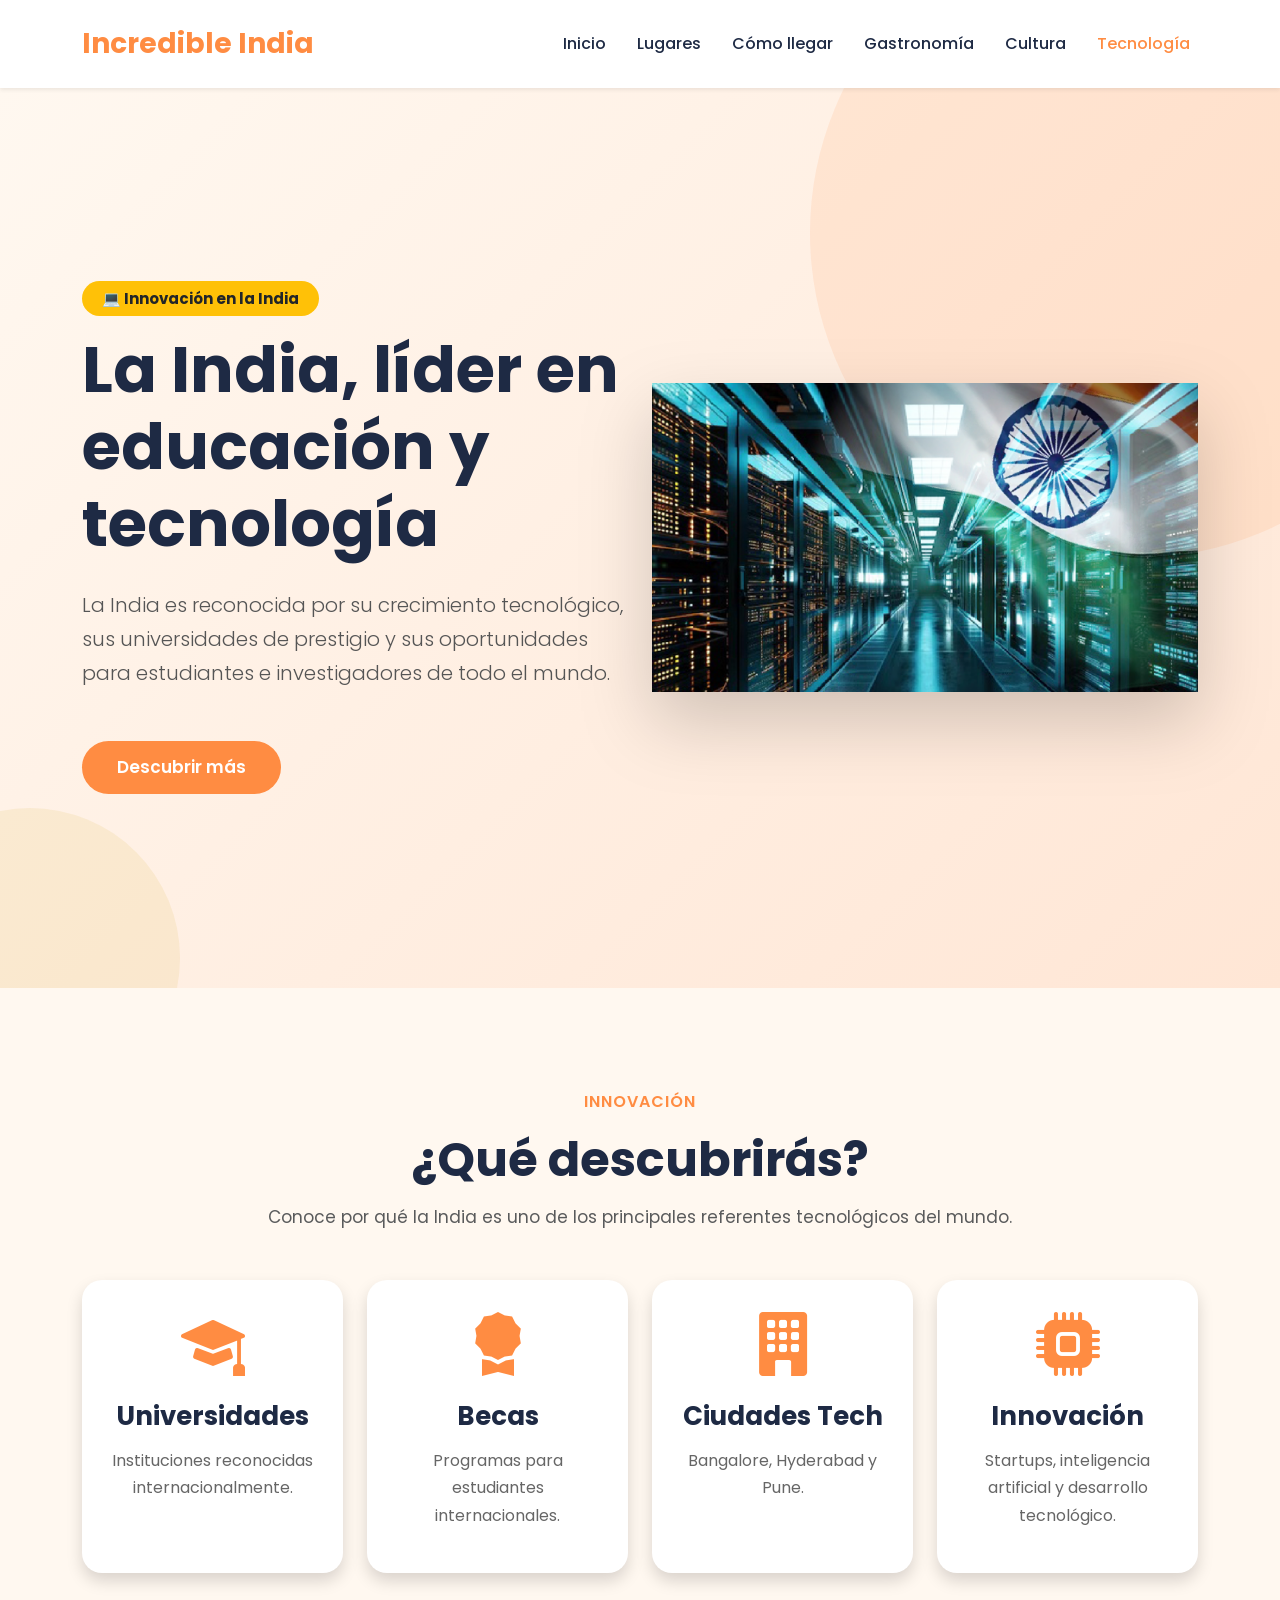
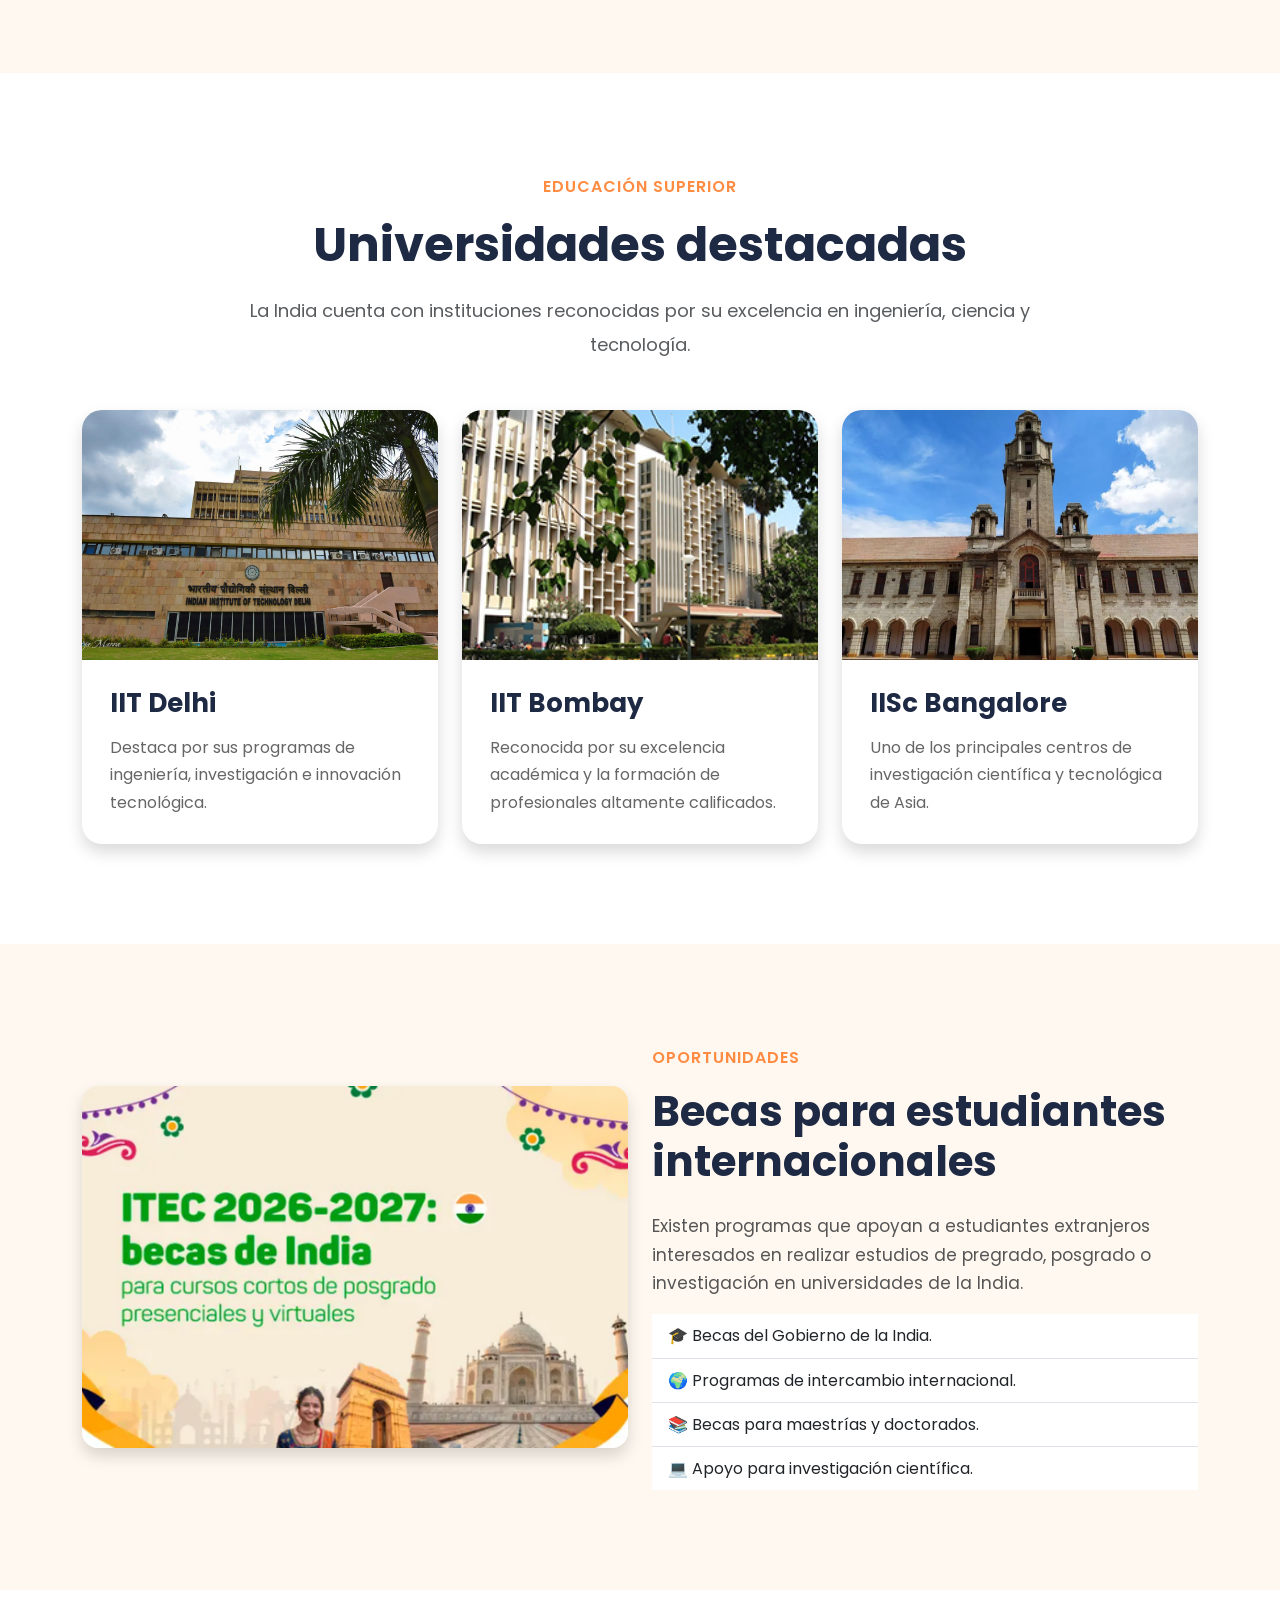
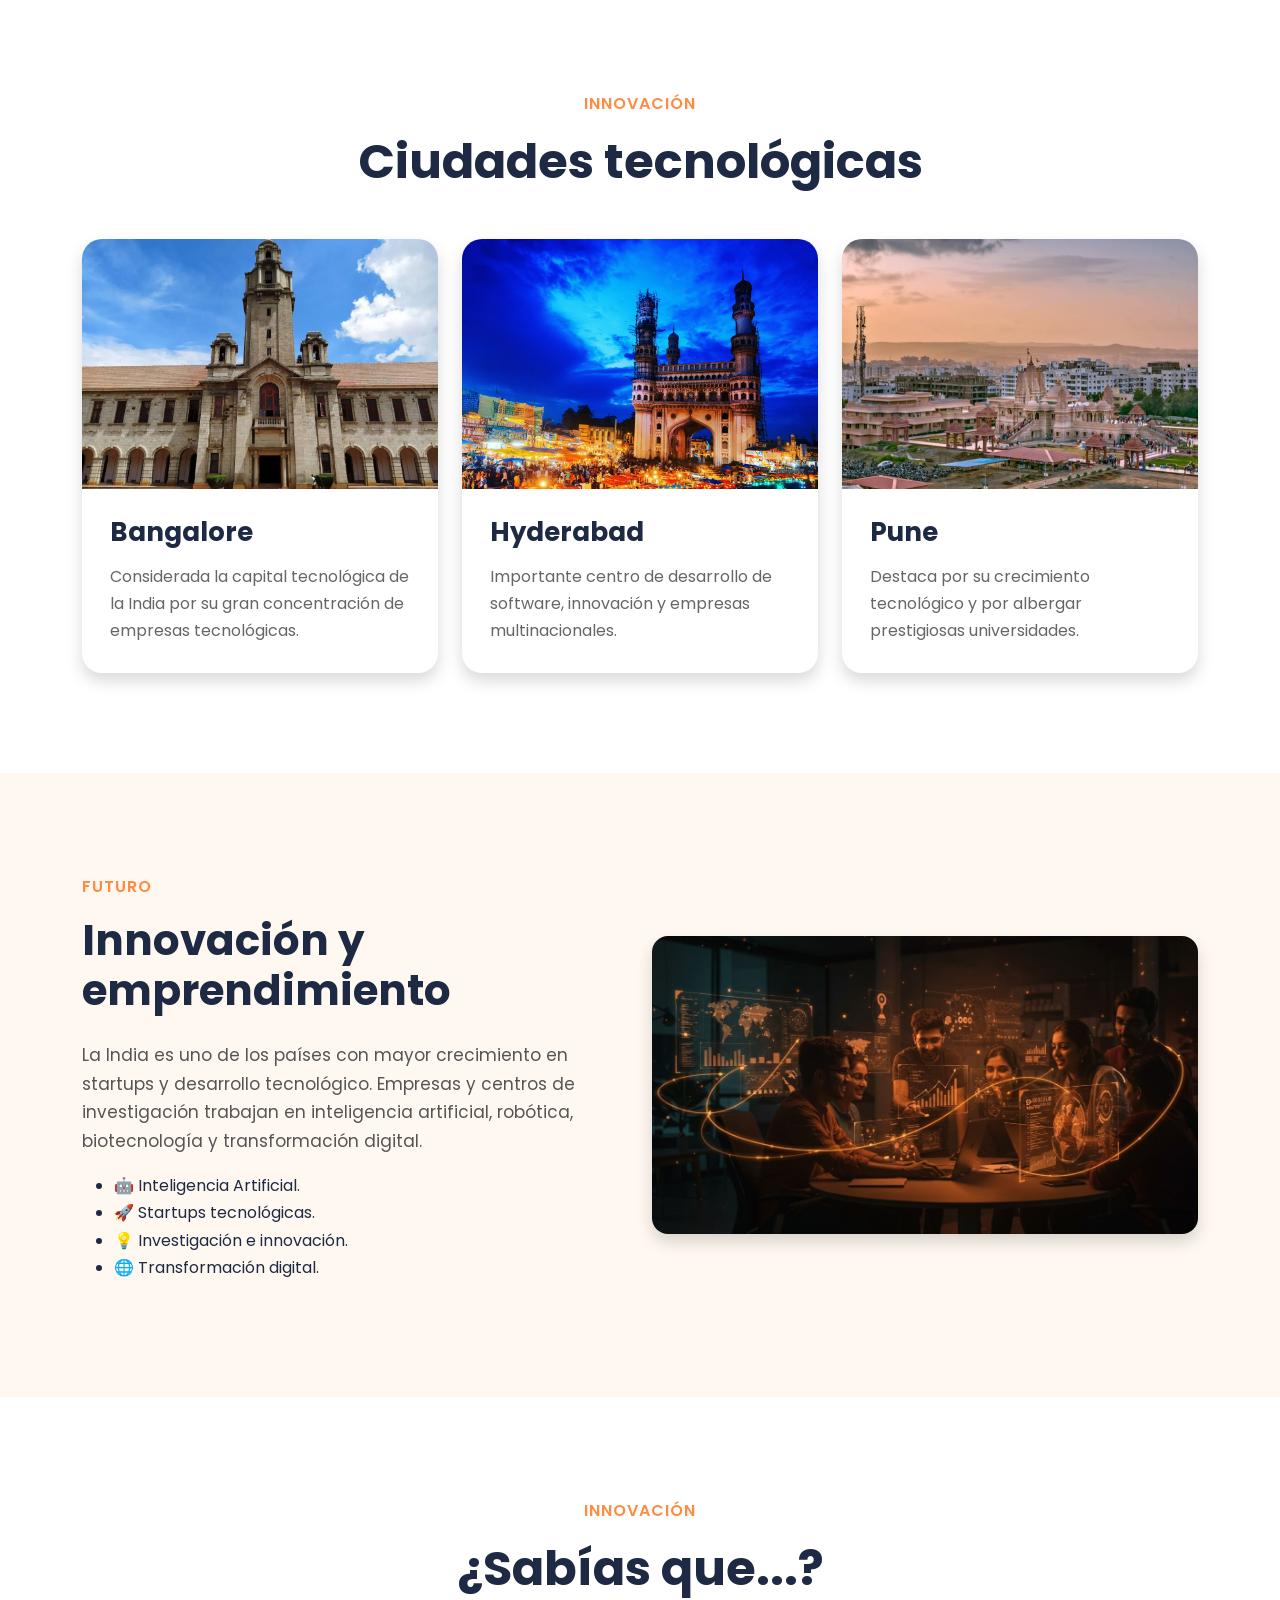
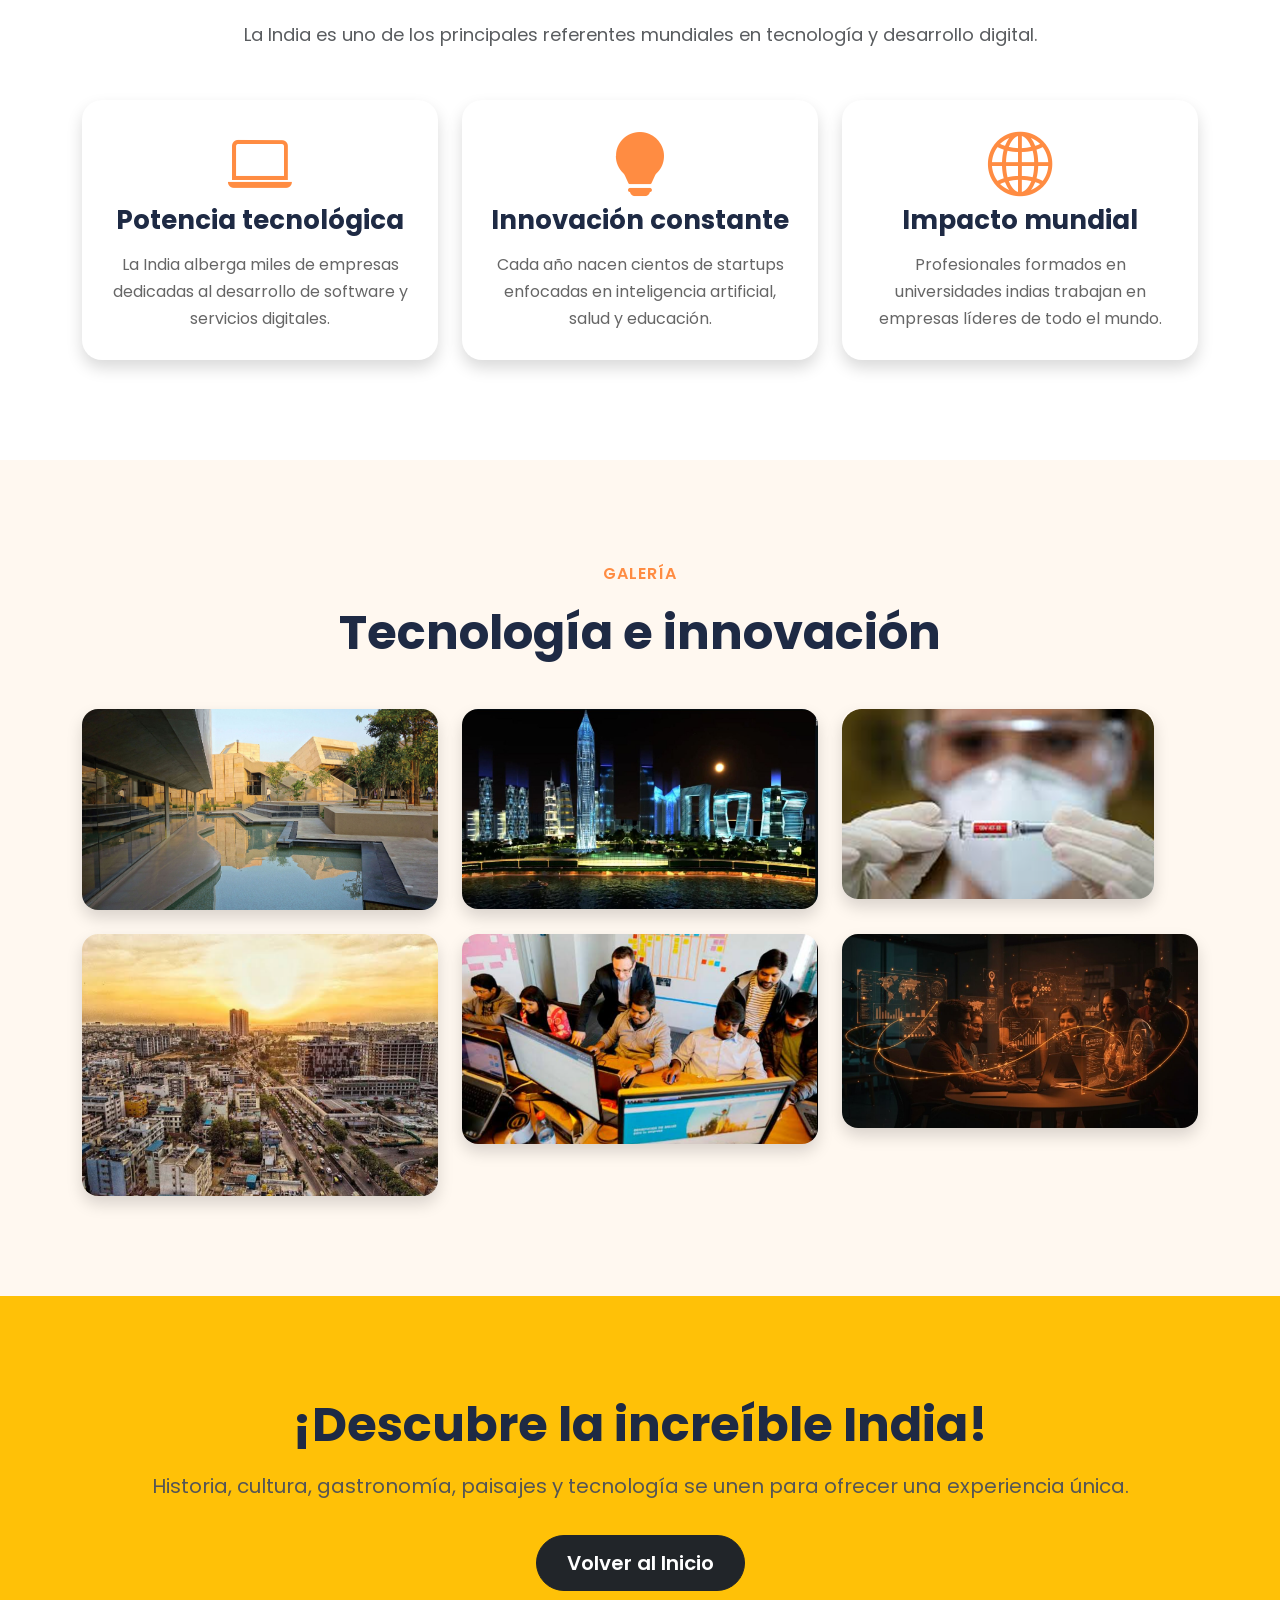
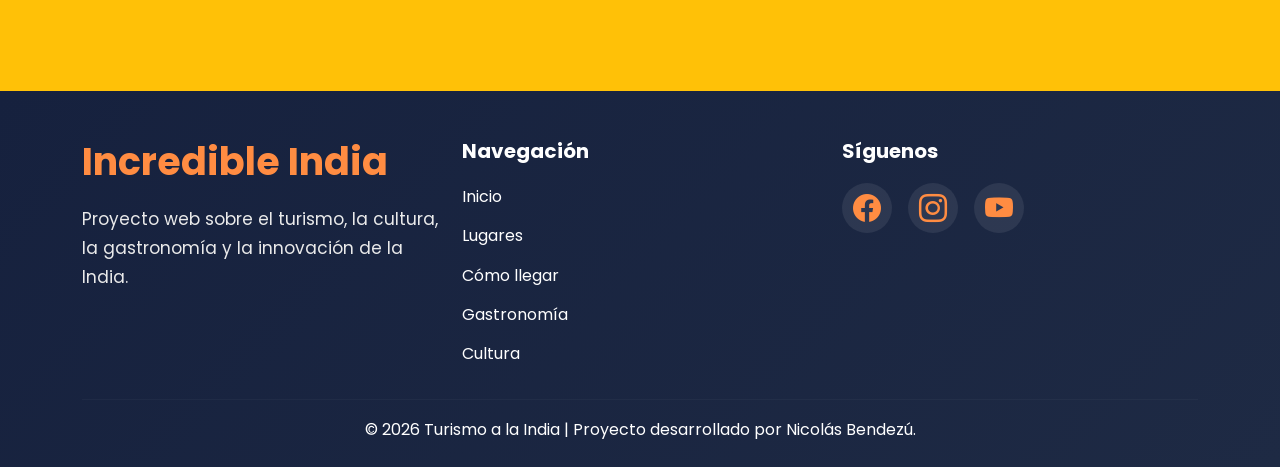
<file: tecnologia.html>
<!doctype html>
<html lang="es">
  <head>
    <meta charset="UTF-8" />

    <meta name="viewport" content="width=device-width, initial-scale=1.0" />

    <title>Tecnología | Turismo a la India</title>

    <link
      href="https://cdn.jsdelivr.net/npm/bootstrap@5.3.7/dist/css/bootstrap.min.css"
      rel="stylesheet"
    />

    <link
      rel="stylesheet"
      href="https://cdn.jsdelivr.net/npm/bootstrap-icons@1.13.1/font/bootstrap-icons.min.css"
    />

    <link
      href="https://fonts.googleapis.com/css2?family=Poppins:wght@300;400;500;600;700;800&display=swap"
      rel="stylesheet"
    />

    <link rel="stylesheet" href="assets/css/style.css" />
    <link rel="stylesheet" href="assets/css/responsive.css" />
  </head>

  <body>
    <!--============== NAVBAR ==============-->

    <nav
      class="navbar navbar-expand-lg navbar-light bg-white shadow-sm sticky-top"
    >
      <div class="container">
        <a class="navbar-brand fw-bold text-warning fs-3" href="index.html">
          Incredible India
        </a>

        <button
          class="navbar-toggler"
          type="button"
          data-bs-toggle="collapse"
          data-bs-target="#menu"
        >
          <span class="navbar-toggler-icon"></span>
        </button>

        <div class="collapse navbar-collapse" id="menu">
          <ul class="navbar-nav ms-auto">
            <li class="nav-item">
              <a class="nav-link" href="index.html">Inicio</a>
            </li>

            <li class="nav-item">
              <a class="nav-link" href="lugares.html">Lugares</a>
            </li>

            <li class="nav-item">
              <a class="nav-link" href="como-llegar.html">Cómo llegar</a>
            </li>

            <li class="nav-item">
              <a class="nav-link" href="gastronomia.html">Gastronomía</a>
            </li>

            <li class="nav-item">
              <a class="nav-link" href="cultura.html">Cultura</a>
            </li>

            <li class="nav-item">
              <a class="nav-link active" href="tecnologia.html">Tecnología</a>
            </li>
          </ul>
        </div>
      </div>
    </nav>

    <!--============== HERO ==============-->

    <section class="hero">
      <div class="container">
        <div class="row align-items-center">
          <div class="col-lg-6">
            <span class="badge bg-warning text-dark mb-3">
              💻 Innovación en la India
            </span>

            <h1 class="display-3 fw-bold">
              La India, líder en educación y tecnología
            </h1>

            <p class="lead mt-4">
              La India es reconocida por su crecimiento tecnológico, sus
              universidades de prestigio y sus oportunidades para estudiantes e
              investigadores de todo el mundo.
            </p>

            <a
              href="#tecnologia"
              class="btn btn-warning btn-lg rounded-pill mt-3"
            >
              Descubrir más
            </a>
          </div>

          <div class="col-lg-6 text-center">
            <img
              src="assets/img/fondo tecnología.png"
              class="img-fluid hero-img"
              alt="Tecnología en la India"
            />
          </div>
        </div>
      </div>
    </section>

    <!--============== CATEGORÍAS ==============-->

    <section id="tecnologia" class="py-5">
      <div class="container">
        <div class="text-center mb-5">
          <span class="text-warning fw-semibold"> Innovación </span>

          <h2 class="display-5 fw-bold mt-3">¿Qué descubrirás?</h2>

          <p class="text-muted">
            Conoce por qué la India es uno de los principales referentes
            tecnológicos del mundo.
          </p>
        </div>

        <div class="row g-4">
          <div class="col-lg-3 col-md-6">
            <div class="card border-0 shadow h-100">
              <div class="card-body text-center">
                <i class="bi bi-mortarboard-fill display-3 text-warning"></i>

                <h4 class="mt-3">Universidades</h4>

                <p>Instituciones reconocidas internacionalmente.</p>
              </div>
            </div>
          </div>

          <div class="col-lg-3 col-md-6">
            <div class="card border-0 shadow h-100">
              <div class="card-body text-center">
                <i class="bi bi-award-fill display-3 text-warning"></i>

                <h4 class="mt-3">Becas</h4>

                <p>Programas para estudiantes internacionales.</p>
              </div>
            </div>
          </div>

          <div class="col-lg-3 col-md-6">
            <div class="card border-0 shadow h-100">
              <div class="card-body text-center">
                <i class="bi bi-building-fill display-3 text-warning"></i>

                <h4 class="mt-3">Ciudades Tech</h4>

                <p>Bangalore, Hyderabad y Pune.</p>
              </div>
            </div>
          </div>

          <div class="col-lg-3 col-md-6">
            <div class="card border-0 shadow h-100">
              <div class="card-body text-center">
                <i class="bi bi-cpu-fill display-3 text-warning"></i>

                <h4 class="mt-3">Innovación</h4>

                <p>
                  Startups, inteligencia artificial y desarrollo tecnológico.
                </p>
              </div>
            </div>
          </div>
        </div>
      </div>
    </section>
    <!--================ UNIVERSIDADES =================-->

    <section class="py-5 bg-light">
      <div class="container">
        <div class="text-center mb-5">
          <span class="text-warning fw-semibold"> Educación Superior </span>

          <h2 class="fw-bold display-5 mt-3">Universidades destacadas</h2>

          <p class="text-muted">
            La India cuenta con instituciones reconocidas por su excelencia en
            ingeniería, ciencia y tecnología.
          </p>
        </div>

        <div class="row g-4">
          <div class="col-lg-4">
            <div class="card border-0 shadow h-100">
              <img
                src="assets/img/iit delhi.jpg"
                class="card-img-top"
                alt="IIT Delhi"
              />

              <div class="card-body">
                <h4 class="fw-bold">IIT Delhi</h4>

                <p>
                  Destaca por sus programas de ingeniería, investigación e
                  innovación tecnológica.
                </p>
              </div>
            </div>
          </div>

          <div class="col-lg-4">
            <div class="card border-0 shadow h-100">
              <img
                src="assets/img/institutio indio de tecnologia.png"
                class="card-img-top"
                alt="IIT Bombay"
              />

              <div class="card-body">
                <h4 class="fw-bold">IIT Bombay</h4>

                <p>
                  Reconocida por su excelencia académica y la formación de
                  profesionales altamente calificados.
                </p>
              </div>
            </div>
          </div>

          <div class="col-lg-4">
            <div class="card border-0 shadow h-100">
              <img
                src="assets/img/iisc bangalore.png"
                class="card-img-top"
                alt="IISc Bangalore"
              />

              <div class="card-body">
                <h4 class="fw-bold">IISc Bangalore</h4>

                <p>
                  Uno de los principales centros de investigación científica y
                  tecnológica de Asia.
                </p>
              </div>
            </div>
          </div>
        </div>
      </div>
    </section>

    <!--================ BECAS =================-->

    <section class="py-5">
      <div class="container">
        <div class="row align-items-center">
          <div class="col-lg-6">
            <img
              src="assets/img/becas india.png"
              class="img-fluid rounded-4 shadow"
              alt="Becas para estudiar en la India"
            />
          </div>

          <div class="col-lg-6">
            <span class="text-warning fw-semibold"> Oportunidades </span>

            <h2 class="fw-bold mt-3">Becas para estudiantes internacionales</h2>

            <p class="mt-4">
              Existen programas que apoyan a estudiantes extranjeros interesados
              en realizar estudios de pregrado, posgrado o investigación en
              universidades de la India.
            </p>

            <ul class="list-group list-group-flush">
              <li class="list-group-item">
                🎓 Becas del Gobierno de la India.
              </li>

              <li class="list-group-item">
                🌍 Programas de intercambio internacional.
              </li>

              <li class="list-group-item">
                📚 Becas para maestrías y doctorados.
              </li>

              <li class="list-group-item">
                💻 Apoyo para investigación científica.
              </li>
            </ul>
          </div>
        </div>
      </div>
    </section>

    <!--================ CIUDADES TECNOLÓGICAS =================-->

    <section class="py-5 bg-light">
      <div class="container">
        <div class="text-center mb-5">
          <span class="text-warning fw-semibold"> Innovación </span>

          <h2 class="fw-bold display-5 mt-3">Ciudades tecnológicas</h2>
        </div>

        <div class="row g-4">
          <div class="col-md-4">
            <div class="card border-0 shadow h-100">
              <img
                src="assets/img/iisc bangalore.png"
                class="card-img-top"
                alt="Bangalore"
              />

              <div class="card-body">
                <h4 class="fw-bold">Bangalore</h4>

                <p>
                  Considerada la capital tecnológica de la India por su gran
                  concentración de empresas tecnológicas.
                </p>
              </div>
            </div>
          </div>

          <div class="col-md-4">
            <div class="card border-0 shadow h-100">
              <img
                src="assets/img/hyderbad.png"
                class="card-img-top"
                alt="Hyderabad"
              />

              <div class="card-body">
                <h4 class="fw-bold">Hyderabad</h4>

                <p>
                  Importante centro de desarrollo de software, innovación y
                  empresas multinacionales.
                </p>
              </div>
            </div>
          </div>

          <div class="col-md-4">
            <div class="card border-0 shadow h-100">
              <img src="assets/img/pune.png" class="card-img-top" alt="Pune" />

              <div class="card-body">
                <h4 class="fw-bold">Pune</h4>

                <p>
                  Destaca por su crecimiento tecnológico y por albergar
                  prestigiosas universidades.
                </p>
              </div>
            </div>
          </div>
        </div>
      </div>
    </section>

    <!--================ INNOVACIÓN =================-->

    <section class="py-5">
      <div class="container">
        <div class="row align-items-center">
          <div class="col-lg-6">
            <span class="text-warning fw-semibold"> Futuro </span>

            <h2 class="fw-bold mt-3">Innovación y emprendimiento</h2>

            <p class="mt-4">
              La India es uno de los países con mayor crecimiento en startups y
              desarrollo tecnológico. Empresas y centros de investigación
              trabajan en inteligencia artificial, robótica, biotecnología y
              transformación digital.
            </p>

            <ul>
              <li>🤖 Inteligencia Artificial.</li>

              <li>🚀 Startups tecnológicas.</li>

              <li>💡 Investigación e innovación.</li>

              <li>🌐 Transformación digital.</li>
            </ul>
          </div>

          <div class="col-lg-6">
            <img
              src="assets/img/innovacion.jpg"
              class="img-fluid rounded-4 shadow"
              alt="Innovación tecnológica"
            />
          </div>
        </div>
      </div>
    </section>
    <!--================ CURIOSIDADES =================-->

    <section class="py-5 bg-light">
      <div class="container">
        <div class="text-center mb-5">
          <span class="text-warning fw-semibold"> Innovación </span>

          <h2 class="fw-bold display-5 mt-3">¿Sabías que...?</h2>

          <p class="text-muted">
            La India es uno de los principales referentes mundiales en
            tecnología y desarrollo digital.
          </p>
        </div>

        <div class="row g-4">
          <div class="col-lg-4">
            <div class="card border-0 shadow h-100">
              <div class="card-body text-center">
                <i class="bi bi-laptop display-3 text-warning mb-3"></i>

                <h4 class="fw-bold">Potencia tecnológica</h4>

                <p>
                  La India alberga miles de empresas dedicadas al desarrollo de
                  software y servicios digitales.
                </p>
              </div>
            </div>
          </div>

          <div class="col-lg-4">
            <div class="card border-0 shadow h-100">
              <div class="card-body text-center">
                <i class="bi bi-lightbulb-fill display-3 text-warning mb-3"></i>

                <h4 class="fw-bold">Innovación constante</h4>

                <p>
                  Cada año nacen cientos de startups enfocadas en inteligencia
                  artificial, salud y educación.
                </p>
              </div>
            </div>
          </div>

          <div class="col-lg-4">
            <div class="card border-0 shadow h-100">
              <div class="card-body text-center">
                <i class="bi bi-globe2 display-3 text-warning mb-3"></i>

                <h4 class="fw-bold">Impacto mundial</h4>

                <p>
                  Profesionales formados en universidades indias trabajan en
                  empresas líderes de todo el mundo.
                </p>
              </div>
            </div>
          </div>
        </div>
      </div>
    </section>

    <!--================ GALERÍA =================-->

    <section class="py-5">
      <div class="container">
        <div class="text-center mb-5">
          <span class="text-warning fw-semibold"> Galería </span>

          <h2 class="fw-bold display-5 mt-3">Tecnología e innovación</h2>
        </div>

        <div class="row g-4">
          <div class="col-lg-4 col-md-6">
            <img
              src="assets/img/campus universitario.jpg"
              class="img-fluid rounded-4 shadow"
              alt="Campus universitario"
            />
          </div>

          <div class="col-lg-4 col-md-6">
            <img
              src="assets/img/centro tecnologico.jpg"
              class="img-fluid rounded-4 shadow"
              alt="Centro tecnológico"
            />
          </div>

          <div class="col-lg-4 col-md-6">
            <img
              src="assets/img/industria farmaceutica.png"
              class="img-fluid rounded-4 shadow"
              alt="Laboratorio"
            />
          </div>

          <div class="col-lg-4 col-md-6">
            <img
              src="assets/img/ciudad tecnológica .png"
              class="img-fluid rounded-4 shadow"
              alt="Ciudad tecnológica"
            />
          </div>

          <div class="col-lg-4 col-md-6">
            <img
              src="assets/img/programadores.png"
              class="img-fluid rounded-4 shadow"
              alt="Programadores"
            />
          </div>

          <div class="col-lg-4 col-md-6">
            <img
              src="assets/img/innovacion.jpg"
              class="img-fluid rounded-4 shadow"
              alt="Innovación"
            />
          </div>
        </div>
      </div>
    </section>

    <!--================ CTA FINAL =================-->

    <section class="py-5 bg-warning">
      <div class="container text-center">
        <h2 class="display-5 fw-bold">¡Descubre la increíble India!</h2>

        <p class="fs-5 mt-3">
          Historia, cultura, gastronomía, paisajes y tecnología se unen para
          ofrecer una experiencia única.
        </p>

        <a href="index.html" class="btn btn-dark btn-lg rounded-pill mt-3">
          Volver al Inicio
        </a>
      </div>
    </section>

    <!--================ FOOTER =================-->

    <footer class="bg-dark text-white pt-5 pb-4">
      <div class="container">
        <div class="row">
          <div class="col-lg-4">
            <h3 class="fw-bold text-warning">Incredible India</h3>

            <p class="mt-3">
              Proyecto web sobre el turismo, la cultura, la gastronomía y la
              innovación de la India.
            </p>
          </div>

          <div class="col-lg-4">
            <h5>Navegación</h5>

            <ul class="list-unstyled">
              <li>
                <a href="index.html" class="text-white text-decoration-none"
                  >Inicio</a
                >
              </li>

              <li>
                <a href="lugares.html" class="text-white text-decoration-none"
                  >Lugares</a
                >
              </li>

              <li>
                <a
                  href="como-llegar.html"
                  class="text-white text-decoration-none"
                  >Cómo llegar</a
                >
              </li>

              <li>
                <a
                  href="gastronomia.html"
                  class="text-white text-decoration-none"
                  >Gastronomía</a
                >
              </li>

              <li>
                <a href="cultura.html" class="text-white text-decoration-none"
                  >Cultura</a
                >
              </li>
            </ul>
          </div>

          <div class="col-lg-4">
            <h5>Síguenos</h5>

            <div class="d-flex gap-3 mt-3">
              <a href="#" class="text-warning fs-3"
                ><i class="bi bi-facebook"></i
              ></a>

              <a href="#" class="text-warning fs-3"
                ><i class="bi bi-instagram"></i
              ></a>

              <a href="#" class="text-warning fs-3"
                ><i class="bi bi-youtube"></i
              ></a>
            </div>
          </div>
        </div>

        <hr />

        <div class="text-center">
          © <span id="year"></span> Turismo a la India | Proyecto desarrollado
          por Nicolás Bendezú.
        </div>
      </div>
    </footer>

    <!--================ BOTÓN SUBIR =================-->

    <a
      href="#"
      class="btn btn-warning rounded-circle position-fixed bottom-0 end-0 m-4 shadow"
      id="btnTop"
    >
      <i class="bi bi-arrow-up"></i>
    </a>

    <!-- Bootstrap -->

    <script src="https://cdn.jsdelivr.net/npm/bootstrap@5.3.7/dist/js/bootstrap.bundle.min.js"></script>

    <!-- JavaScript -->

    <script src="assets/js/script.js"></script>
  </body>
</html>
</file>
<file: assets/css/style.css>
/*==================================================
    TURISMO A LA INDIA
    Autor: Nicolás Bendezú
==================================================*/

/*======================
    GOOGLE FONT
=======================*/

*{
    margin:0;
    padding:0;
    box-sizing:border-box;
}

html{
    scroll-behavior:smooth;
}

body{
    font-family:'Poppins',sans-serif;
    background:#FFF8F0;
    color:#1E2A44;
    overflow-x:hidden;
    line-height:1.7;
}

/*======================
    VARIABLES
=======================*/

:root{

    --primary:#FF8C42;
    --secondary:#1E2A44;
    --gold:#D4AF37;
    --light:#FFF8F0;
    --white:#FFFFFF;
    --gray:#6c757d;
    --shadow:0 15px 35px rgba(0,0,0,.08);
    --radius:18px;

}

/*======================
    TITULOS
=======================*/

h1,h2,h3,h4,h5,h6{

    font-weight:700;
    color:var(--secondary);

}

p{

    color:#555;
    font-size:17px;

}

section{

    padding:90px 0;

}

/*======================
    LINKS
=======================*/

a{

    text-decoration:none;
    transition:.35s;

}

a:hover{

    color:var(--primary);

}

/*======================
    IMAGENES
=======================*/

img{

    max-width:100%;
    display:block;

}

/*======================
    BOTONES GENERALES
=======================*/

.btn{

    border-radius:50px;
    padding:12px 30px;
    font-weight:600;
    transition:.35s;

}

.btn-warning{

    background:var(--primary);
    border:none;
    color:white;

}

.btn-warning:hover{

    background:#ff7a1d;
    transform:translateY(-3px);

}

.btn-outline-warning{

    border:2px solid var(--primary);
    color:var(--primary);

}

.btn-outline-warning:hover{

    background:var(--primary);
    color:white;

}

/*======================
    TITULOS DE SECCION
=======================*/

.section-title{

    text-align:center;
    margin-bottom:60px;

}

.section-title span{

    color:var(--primary);
    font-weight:600;
    letter-spacing:1px;
    text-transform:uppercase;

}

.section-title h2{

    margin-top:10px;
    font-size:42px;

}

.section-title p{

    max-width:700px;
    margin:auto;

}
/*==================================================
                NAVBAR
==================================================*/

.navbar{
    background: rgba(255,255,255,.95) !important;
    backdrop-filter: blur(12px);
    transition: .4s ease;
    padding: 15px 0;
    z-index: 999;
}

.navbar-brand{
    font-size: 2rem;
    font-weight: 700;
    color: var(--primary) !important;
}

.navbar-nav .nav-link{
    color: var(--secondary);
    font-size: 16px;
    font-weight: 500;
    margin-left: 15px;
    position: relative;
    transition: .3s;
}

.navbar-nav .nav-link:hover{
    color: var(--primary);
}

.navbar-nav .nav-link::after{

    content:"";
    position:absolute;
    left:0;
    bottom:-6px;

    width:0;
    height:3px;

    background:var(--primary);

    transition:.3s;

}

.navbar-nav .nav-link:hover::after{

    width:100%;

}

.navbar-nav .active{

    color:var(--primary)!important;

}

.navbar-toggler{

    border:none;

}

.navbar-toggler:focus{

    box-shadow:none;

}


/*==================================================
                    HERO
==================================================*/

.hero{

    min-height:100vh;

    display:flex;

    align-items:center;

    background:linear-gradient(
    135deg,
    #FFF8F0 0%,
    #FFE6D5 100%);

    overflow:hidden;

    position:relative;

}


/* Fundo decorativo */

.hero::before{

    content:"";

    position:absolute;

    width:650px;
    height:650px;

    background:rgba(255,140,66,.12);

    border-radius:50%;

    top:-180px;
    right:-180px;

}

.hero::after{

    content:"";

    position:absolute;

    width:300px;
    height:300px;

    background:rgba(212,175,55,.12);

    border-radius:50%;

    bottom:-120px;
    left:-120px;

}


/* Conteúdo */

.hero .container{

    position:relative;
    z-index:2;

}

.hero h1{

    font-size:64px;
    line-height:1.2;
    margin-bottom:25px;

}

.hero p{

    font-size:20px;
    color:#555;
    margin-bottom:35px;

}

.hero .badge{

    padding:10px 20px;

    border-radius:30px;

    font-size:15px;

}


/*==================================================
            IMAGEN HERO
==================================================*/

.hero-img{

    max-width:100%;

    animation:float 5s ease-in-out infinite;

    filter:drop-shadow(0 30px 35px rgba(0,0,0,.18));

}


/*==================================================
            BOTONES HERO
==================================================*/

.hero .btn{

    padding:14px 35px;

    font-size:17px;

    font-weight:600;

}

.hero .btn-outline-light{

    border:2px solid var(--secondary);

    color:var(--secondary);

}

.hero .btn-outline-light:hover{

    background:var(--secondary);

    color:white;

}


/*==================================================
        ANIMACIÓN FLOTANTE
==================================================*/

@keyframes float{

    0%{

        transform:translateY(0px);

    }

    50%{

        transform:translateY(-15px);

    }

    100%{

        transform:translateY(0px);

    }

}


/*==================================================
        RESPONSIVE HERO
==================================================*/

@media(max-width:991px){

.hero{

text-align:center;

padding-top:120px;

}

.hero h1{

font-size:45px;

}

.hero p{

font-size:18px;

}

.hero-img{

margin-top:50px;

max-width:85%;

}

}


@media(max-width:576px){

.hero h1{

font-size:34px;

}

.hero p{

font-size:16px;

}

.hero .btn{

display:block;

width:100%;

margin-bottom:15px;

}

.hero-img{

max-width:95%;

}

}
/*==================================================
            BIENVENIDA
==================================================*/

.bg-light{
    background:#ffffff !important;
}

.bg-light h2{
    font-size:48px;
    margin-bottom:20px;
}

.bg-light p{
    max-width:850px;
    margin:auto;
    font-size:18px;
    line-height:1.9;
}

/*==================================================
        TITULOS DE LAS SECCIONES
==================================================*/

.text-warning{
    color:var(--primary)!important;
}

.fw-semibold{
    letter-spacing:1px;
    text-transform:uppercase;
}

section h2{
    font-size:42px;
    margin-bottom:15px;
}

/*==================================================
            TARJETAS
==================================================*/

.card{

    border:none;
    border-radius:20px;
    overflow:hidden;

    box-shadow:0 12px 30px rgba(0,0,0,.08);

    transition:.35s ease;

    background:white;

}

.card:hover{

    transform:translateY(-12px);

    box-shadow:0 20px 40px rgba(0,0,0,.15);

}

/*==================================================
        IMAGENES DE TARJETAS
==================================================*/

.card-img-top{

    height:250px;

    object-fit:cover;

    transition:.5s;

}

.card:hover .card-img-top{

    transform:scale(1.08);

}

/*==================================================
            CUERPO TARJETAS
==================================================*/

.card-body{

    padding:28px;

}

.card h4{

    color:var(--secondary);

    margin-bottom:15px;

    font-size:26px;

}

.card p{

    font-size:16px;

    color:#666;

    line-height:1.7;

}

/*==================================================
        BOTON TARJETA
==================================================*/

.card .btn{

    margin-top:15px;

    padding:10px 25px;

}

/*==================================================
        BOTON VER TODOS
==================================================*/

.btn-outline-warning{

    padding:14px 35px;

    font-size:17px;

}

/*==================================================
        EFECTO DE IMAGEN
==================================================*/

.card{

    position:relative;

}

.card::before{

    content:"";

    position:absolute;

    top:0;
    left:0;

    width:100%;
    height:5px;

    background:var(--primary);

    transform:scaleX(0);

    transition:.35s;

}

.card:hover::before{

    transform:scaleX(1);

}

/*==================================================
            ICONOS
==================================================*/

.bi{

    transition:.3s;

}

.card:hover .bi{

    transform:scale(1.15);

    color:var(--gold);

}

/*==================================================
        ESPACIADO GENERAL
==================================================*/

.py-5{

    padding-top:100px !important;

    padding-bottom:100px !important;

}

/*==================================================
        RESPONSIVE
==================================================*/

@media(max-width:992px){

.card{

margin-bottom:25px;

}

.bg-light h2{

font-size:38px;

}

section h2{

font-size:34px;

}

}

@media(max-width:576px){

.bg-light h2{

font-size:30px;

}

section h2{

font-size:28px;

}

.card h4{

font-size:22px;

}

.card-body{

padding:22px;

}

.card-img-top{

height:220px;

}

}
/*==================================================
            GASTRONOMÍA
==================================================*/

.gastronomia img{

    border-radius:25px;
    box-shadow:0 20px 45px rgba(0,0,0,.12);
    transition:.5s;

}

.gastronomia img:hover{

    transform:scale(1.03);

}

.gastronomia ul{

    margin-top:30px;
    padding-left:0;

}

.gastronomia li{

    list-style:none;
    margin-bottom:18px;
    font-size:18px;
    display:flex;
    align-items:center;

}

.gastronomia li i{

    color:var(--primary);
    font-size:22px;
    margin-right:12px;

}


/*==================================================
                CULTURA
==================================================*/

.cultura .card{

    text-align:center;
    padding:25px;

}

.cultura .bi{

    font-size:55px;
    color:var(--primary);
    margin-bottom:20px;
    transition:.4s;

}

.cultura .card:hover .bi{

    transform:rotate(10deg) scale(1.2);
    color:var(--gold);

}

.cultura h4{

    margin-top:10px;

}


/*==================================================
            TECNOLOGÍA
==================================================*/

.bg-dark{

    background:linear-gradient(
    135deg,
    #16213E,
    #1E2A44) !important;

}

.bg-dark h2,
.bg-dark h3,
.bg-dark h4,
.bg-dark h5{

    color:white;

}

.bg-dark p{

    color:#EAEAEA;

}

.bg-dark img{

    animation:float 5s ease-in-out infinite;

}

.bg-dark .btn{

    margin-top:20px;

}


/*==================================================
        ESTADÍSTICAS
==================================================*/

.bg-dark h3{

    font-size:38px;
    font-weight:700;

    color:var(--primary);

}

.bg-dark .col-6{

    margin-bottom:25px;

}


/*==================================================
        EFECTOS IMAGEN TECNOLOGÍA
==================================================*/

.bg-dark img{

    filter:drop-shadow(0 25px 35px rgba(0,0,0,.35));

}


/*==================================================
            ICONOS
==================================================*/

.bi-check-circle-fill{

    color:var(--primary);

}


/*==================================================
        ANIMACIONES
==================================================*/

.card{

    animation:fadeUp .8s ease;

}

@keyframes fadeUp{

    from{

        opacity:0;
        transform:translateY(40px);

    }

    to{

        opacity:1;
        transform:translateY(0);

    }

}


/*==================================================
            RESPONSIVE
==================================================*/

@media(max-width:991px){

.bg-dark{

text-align:center;

}

.bg-dark img{

margin-top:50px;

max-width:85%;

}

.gastronomia img{

margin-bottom:40px;

}

}

@media(max-width:576px){

.bg-dark h3{

font-size:30px;

}

.gastronomia li{

font-size:16px;

}

}
/*==================================================
                GALERÍA
==================================================*/

.galeria{

    background:#ffffff;

}

.galeria img{

    width:100%;
    height:280px;

    object-fit:cover;

    border-radius:20px;

    transition:.45s ease;

    cursor:pointer;

    box-shadow:0 12px 30px rgba(0,0,0,.10);

}

.galeria img:hover{

    transform:scale(1.05);

    box-shadow:0 20px 45px rgba(0,0,0,.18);

}


/* Overlay */

.galeria .col-lg-4{

    overflow:hidden;

    border-radius:20px;

}


/*==================================================
                CALL TO ACTION
==================================================*/

.cta{

    background:linear-gradient(
    135deg,
    #FF8C42,
    #D97706);

    color:white;

    text-align:center;

}

.cta h2{

    color:white;

    font-size:48px;

}

.cta p{

    color:white;

    font-size:20px;

}

.cta .btn{

    background:white;

    color:var(--primary);

    border:none;

    font-weight:600;

}

.cta .btn:hover{

    background:var(--secondary);

    color:white;

}


/*==================================================
                    FOOTER
==================================================*/

footer{

    background:#111827;

    color:white;

}

footer h3{

    color:var(--primary);

    margin-bottom:20px;

}

footer h5{

    color:white;

    margin-bottom:20px;

}

footer p{

    color:#d1d5db;

}

footer ul{

    padding-left:0;

}

footer li{

    list-style:none;

    margin-bottom:12px;

}

footer a{

    color:#d1d5db;

    transition:.3s;

}

footer a:hover{

    color:var(--primary);

    padding-left:8px;

}

footer hr{

    border-color:rgba(255,255,255,.12);

}


/*==================================================
            REDES SOCIALES
==================================================*/

footer .bi{

    width:50px;
    height:50px;

    display:flex;

    justify-content:center;
    align-items:center;

    border-radius:50%;

    background:rgba(255,255,255,.08);

    transition:.35s;

}

footer .bi:hover{

    background:var(--primary);

    color:white;

    transform:translateY(-5px);

}


/*==================================================
            BOTÓN SUBIR
==================================================*/

#btnTop{

    width:58px;
    height:58px;

    display:flex;

    align-items:center;

    justify-content:center;

    font-size:22px;

    border:none;

    z-index:999;

    transition:.35s;

}

#btnTop:hover{

    transform:translateY(-8px);

    background:#ff7b22;

}


/*==================================================
            SCROLL PERSONALIZADO
==================================================*/

::-webkit-scrollbar{

    width:10px;

}

::-webkit-scrollbar-track{

    background:#f2f2f2;

}

::-webkit-scrollbar-thumb{

    background:var(--primary);

    border-radius:20px;

}

::-webkit-scrollbar-thumb:hover{

    background:#ff7b22;

}


/*==================================================
            SELECCIÓN DE TEXTO
==================================================*/

::selection{

    background:var(--primary);

    color:white;

}


/*==================================================
                RESPONSIVE
==================================================*/

@media(max-width:991px){

footer{

text-align:center;

}

footer .bi{

margin:auto;

margin-bottom:15px;

}

.cta h2{

font-size:36px;

}

}

@media(max-width:576px){

.galeria img{

height:220px;

}

.cta h2{

font-size:30px;

}

.cta p{

font-size:17px;

}

}
/*==================================================
        ANIMACIONES JAVASCRIPT
==================================================*/

.hidden{

opacity:0;

transform:translateY(60px);

transition:all .8s ease;

}

.show{

opacity:1;

transform:translateY(0);

}

#btnTop{

opacity:0;

visibility:hidden;

transition:.4s;

}

body{

opacity:0;

transition:opacity .8s;

}

body.loaded{

opacity:1;

}
</file>
<file: assets/css/responsive.css>
/*==================================================
        RESPONSIVE - TABLETS (≤992px)
==================================================*/

@media (max-width: 992px) {

    .navbar-brand{
        font-size:1.8rem;
    }

    .navbar-nav{
        text-align:center;
        margin-top:20px;
    }

    .navbar-nav .nav-item{
        margin-bottom:10px;
    }

    .hero{
        min-height:auto;
        padding:120px 0 80px;
        text-align:center;
    }

    .hero h1{
        font-size:3rem;
    }

    .hero p{
        font-size:1.1rem;
    }

    .hero-img{
        margin-top:40px;
        max-width:80%;
        margin-left:auto;
        margin-right:auto;
    }

    section{
        padding:70px 0;
    }

    .section-title h2{
        font-size:2.3rem;
    }

    .card{
        margin-bottom:25px;
    }

}

/*==================================================
        RESPONSIVE - CELULARES (≤768px)
==================================================*/

@media (max-width:768px){

    body{
        font-size:15px;
    }

    .hero h1{
        font-size:2.3rem;
    }

    .hero p{
        font-size:1rem;
    }

    .hero .btn{
        width:100%;
        margin-bottom:15px;
    }

    .hero-img{
        max-width:100%;
    }

    .section-title h2{
        font-size:2rem;
    }

    h2{
        font-size:2rem !important;
    }

    .card h4{
        font-size:1.4rem;
    }

    footer{
        text-align:center;
    }

    footer .col-lg-4,
    footer .col-lg-3,
    footer .col-lg-2{
        margin-bottom:35px;
    }

}

/*==================================================
        RESPONSIVE - CELULARES PEQUEÑOS (≤576px)
==================================================*/

@media (max-width:576px){

    .navbar-brand{
        font-size:1.5rem;
    }

    .hero{
        padding-top:100px;
    }

    .hero h1{
        font-size:2rem;
        line-height:1.3;
    }

    .hero p{
        font-size:.95rem;
    }

    .badge{
        font-size:.8rem;
    }

    .section-title h2{
        font-size:1.8rem;
    }

    .btn{
        width:100%;
    }

    .card-img-top{
        height:220px;
    }

    #btnTop{
        width:50px;
        height:50px;
        font-size:18px;
    }

}

/*==================================================
        PANTALLAS GRANDES (≥1400px)
==================================================*/

@media (min-width:1400px){

    .container{
        max-width:1320px;
    }

    .hero h1{
        font-size:4.8rem;
    }

    .hero p{
        font-size:1.3rem;
    }

}
</file>
